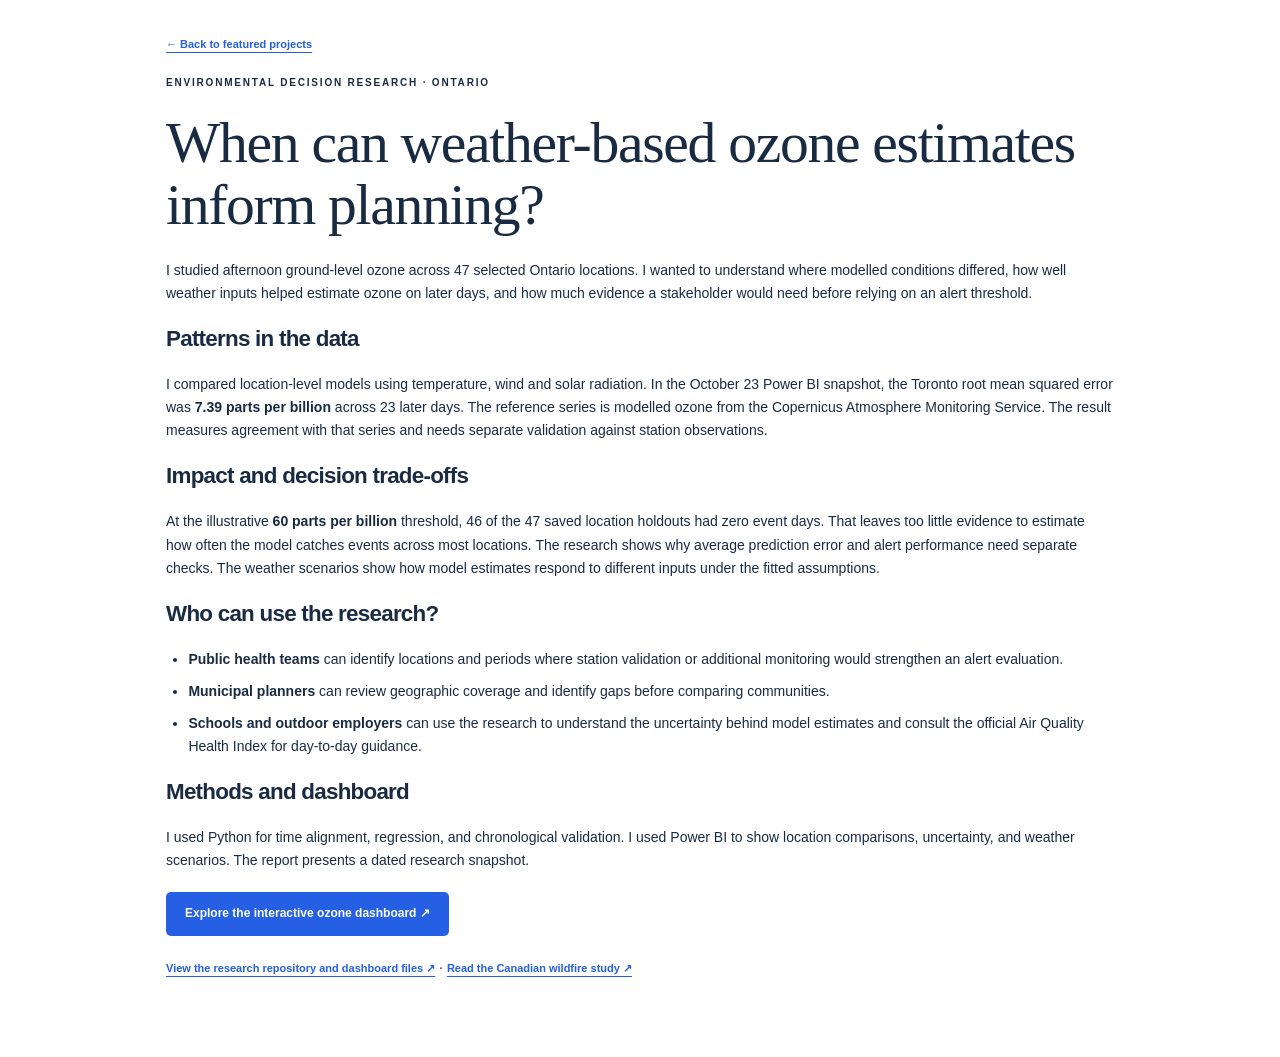
<file: air-quality-research/index.html>
<!doctype html>
<html lang="en-CA">
<head>
<meta charset="utf-8">
<meta name="viewport" content="width=device-width, initial-scale=1">
<meta name="description" content="Research on afternoon ozone across 47 Ontario locations and how its uncertainty affects planning decisions.">
<title>Ontario Air Quality Decision Research</title>
  <meta property="og:type" content="article">
  <meta property="og:url" content="https://mamkon.github.io/air-quality-research/">
  <meta property="og:title" content="Ontario Air Quality Decision Research">
  <meta property="og:description" content="Research on afternoon ozone across 47 Ontario locations and how its uncertainty affects planning decisions.">
  <meta property="og:image" content="https://mamkon.github.io/air-quality-research/og-preview.png">
  <meta property="og:image:width" content="1200">
  <meta property="og:image:height" content="627">
  <meta name="twitter:card" content="summary_large_image">
<link rel="stylesheet" href="../styles.css">
<style>
  .research { max-width: 980px; margin: 0 auto; padding: 2rem 1rem 4rem; }
  .research > * + * { margin-top: 1.25rem; }
  .research h1 { font-size: clamp(2rem, 5vw, 3.6rem); line-height: 1.08; }
  .research h2 { font-size: 1.4rem; }
  .research ul { padding-left: 1.4rem; }
  .research li + li { margin-top: .55rem; }
</style>
</head>
<body>
<main class="research">
  <nav aria-label="Portfolio"><a class="text-link" href="../#projects">← Back to featured projects</a></nav>
  <p class="eyebrow">Environmental decision research · Ontario</p>
  <h1>When can weather-based ozone estimates inform planning?</h1>
  <p>I studied afternoon ground-level ozone across 47 selected Ontario locations. I wanted to understand where modelled conditions differed, how well weather inputs helped estimate ozone on later days, and how much evidence a stakeholder would need before relying on an alert threshold.</p>

  <h2>Patterns in the data</h2>
  <p>I compared location-level models using temperature, wind and solar radiation. In the October 23 Power BI snapshot, the Toronto root mean squared error was <strong>7.39 parts per billion</strong> across 23 later days. The reference series is modelled ozone from the Copernicus Atmosphere Monitoring Service. The result measures agreement with that series and needs separate validation against station observations.</p>

  <h2>Impact and decision trade-offs</h2>
  <p>At the illustrative <strong>60 parts per billion</strong> threshold, 46 of the 47 saved location holdouts had zero event days. That leaves too little evidence to estimate how often the model catches events across most locations. The research shows why average prediction error and alert performance need separate checks. The weather scenarios show how model estimates respond to different inputs under the fitted assumptions.</p>

  <h2>Who can use the research?</h2>
  <ul>
    <li><strong>Public health teams</strong> can identify locations and periods where station validation or additional monitoring would strengthen an alert evaluation.</li>
    <li><strong>Municipal planners</strong> can review geographic coverage and identify gaps before comparing communities.</li>
    <li><strong>Schools and outdoor employers</strong> can use the research to understand the uncertainty behind model estimates and consult the official Air Quality Health Index for day-to-day guidance.</li>
  </ul>

  <h2>Methods and dashboard</h2>
  <p>I used Python for time alignment, regression, and chronological validation. I used Power BI to show location comparisons, uncertainty, and weather scenarios. The report presents a dated research snapshot.</p>
  <p><a class="button" href="dashboard/">Explore the interactive ozone dashboard ↗</a></p>
  <p><a class="text-link" href="https://github.com/mamkon/air-quality-analysis-research-analysis">View the research repository and dashboard files ↗</a> · <a class="text-link" href="../wildfire-triage/">Read the Canadian wildfire study ↗</a></p>
</main>
</body>
</html>
</file>
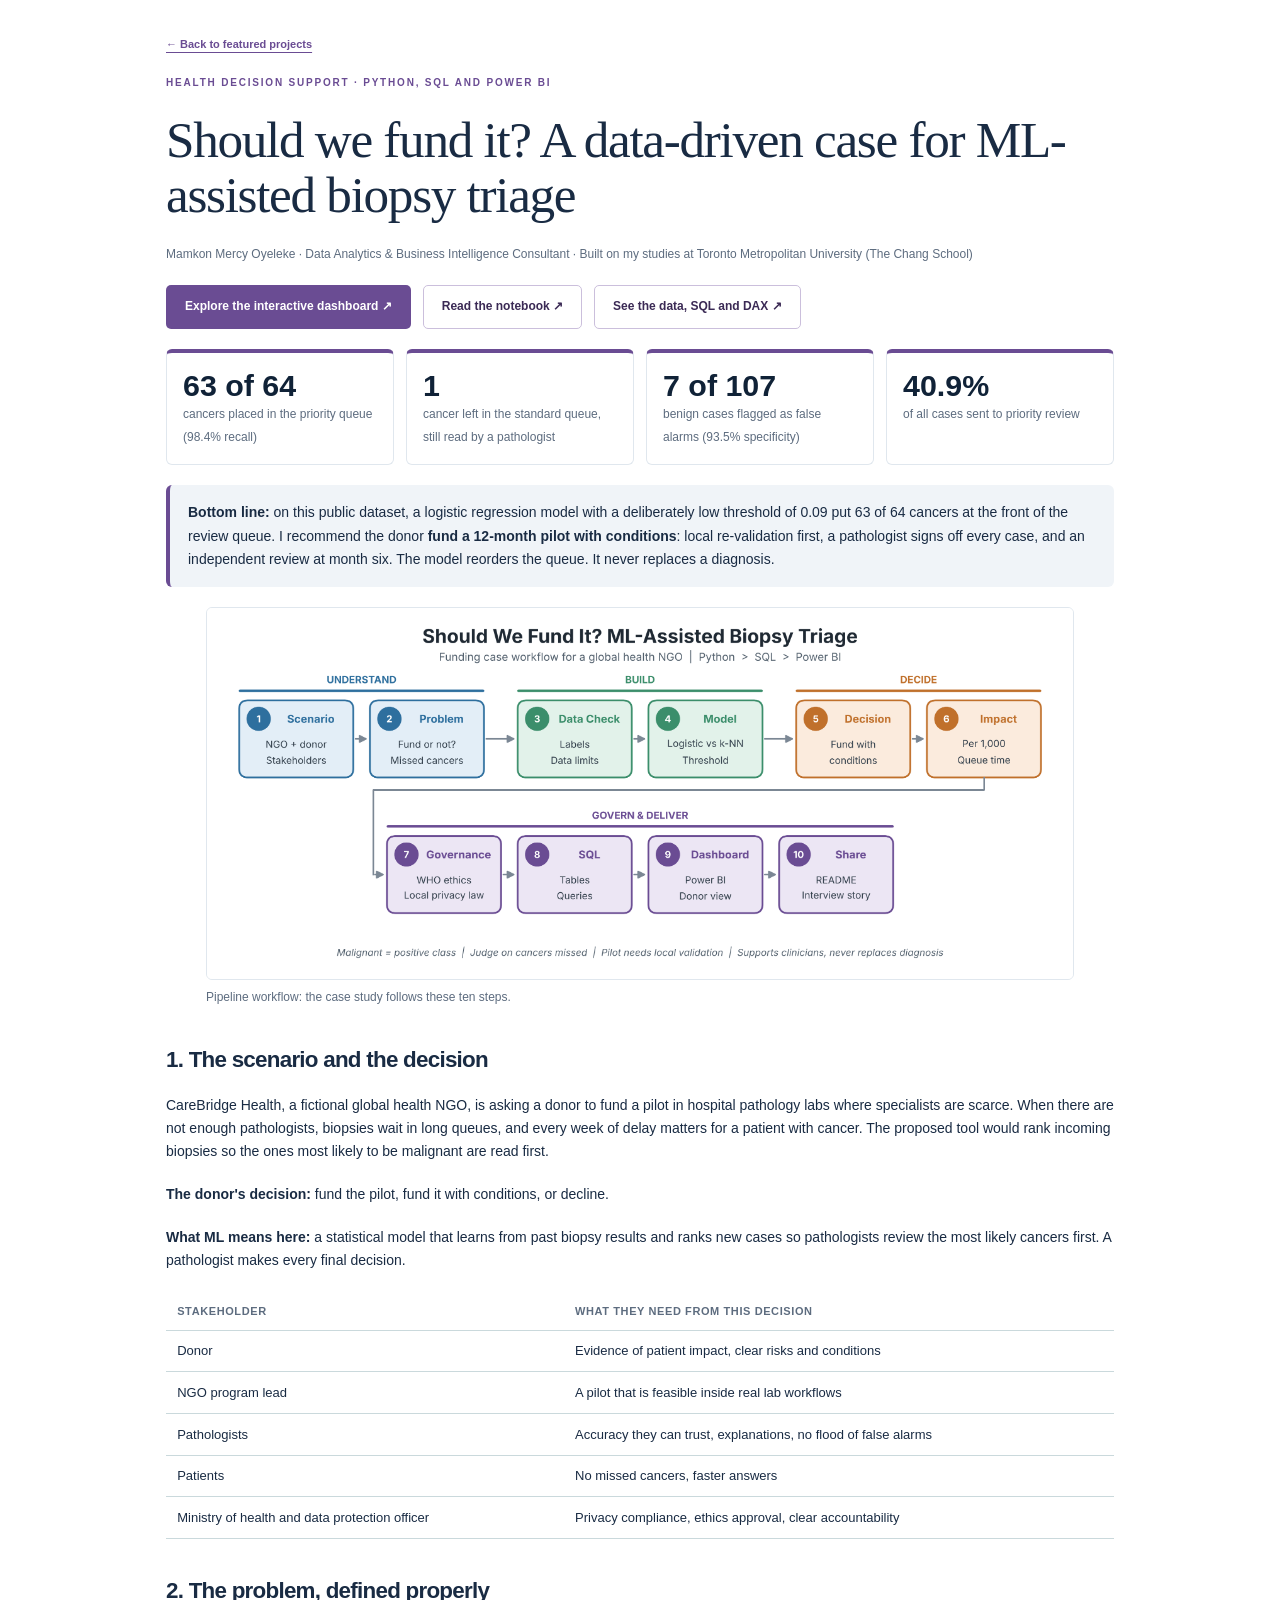
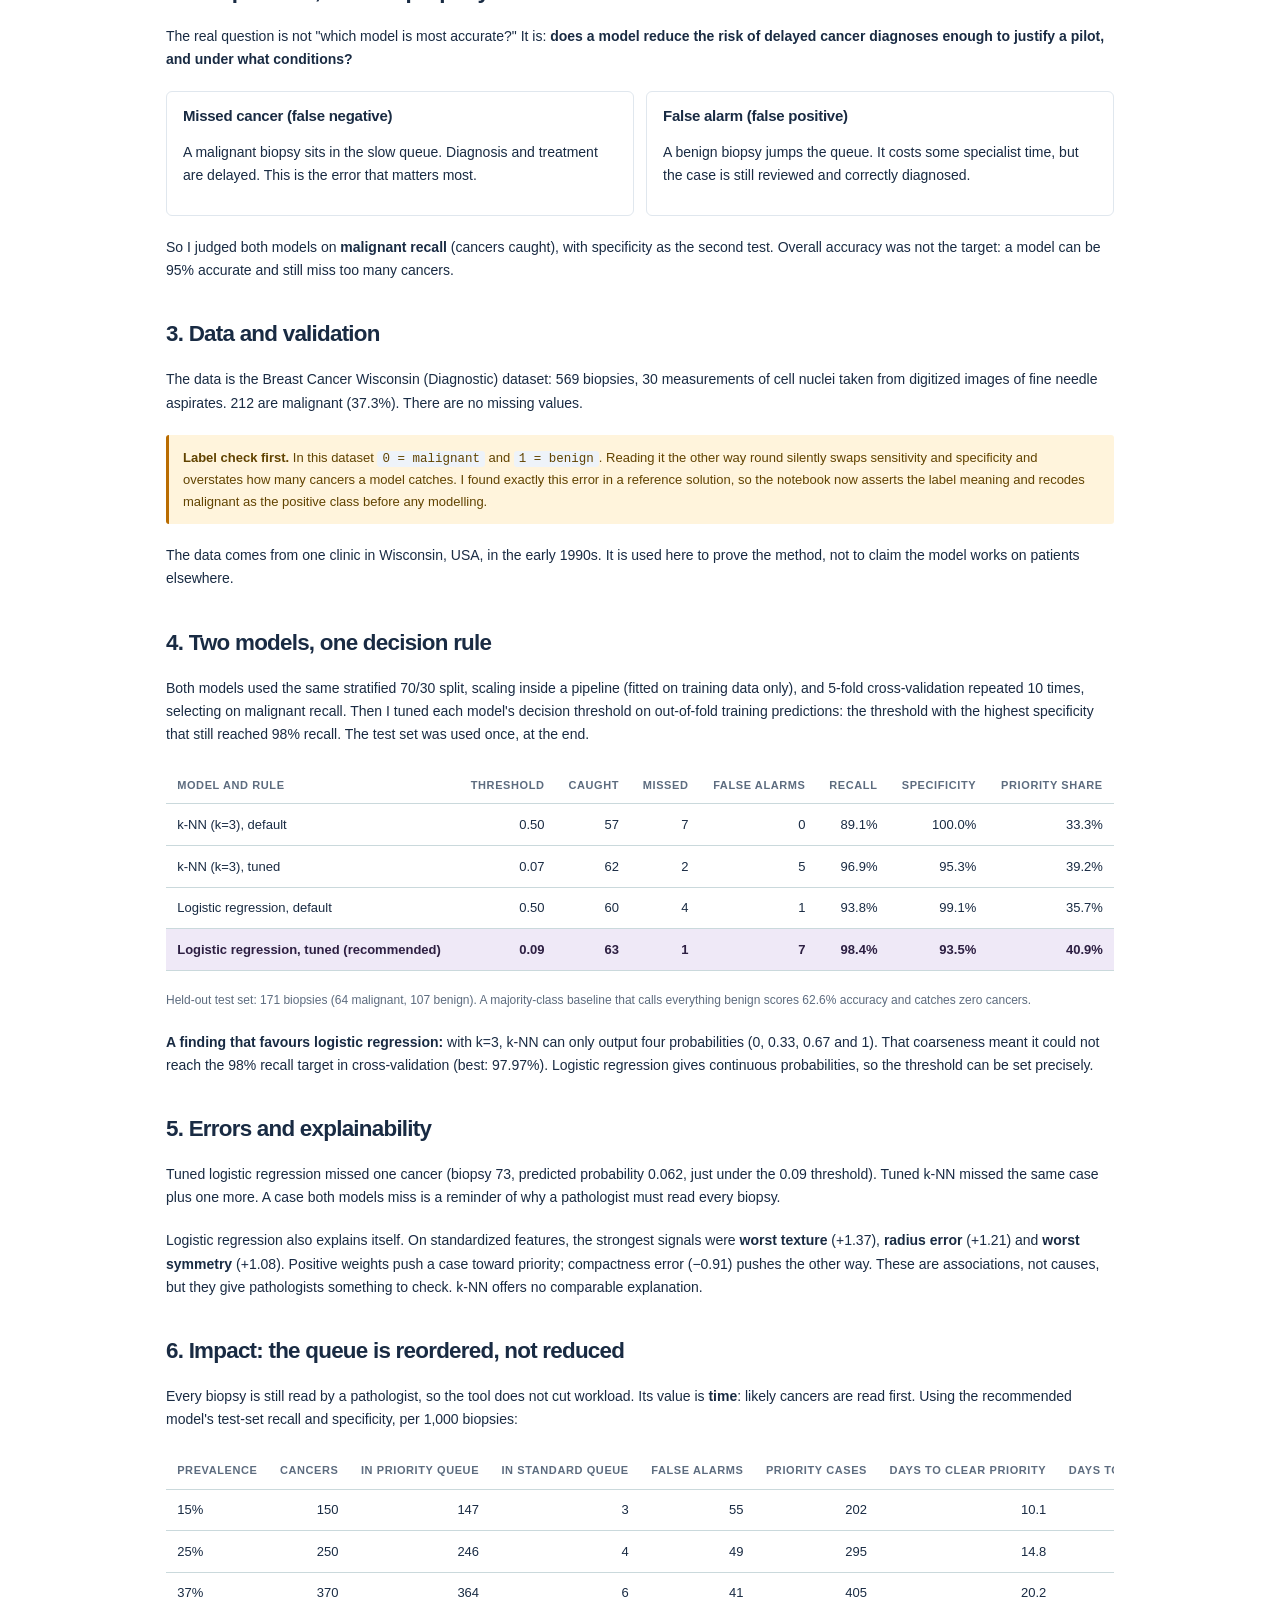
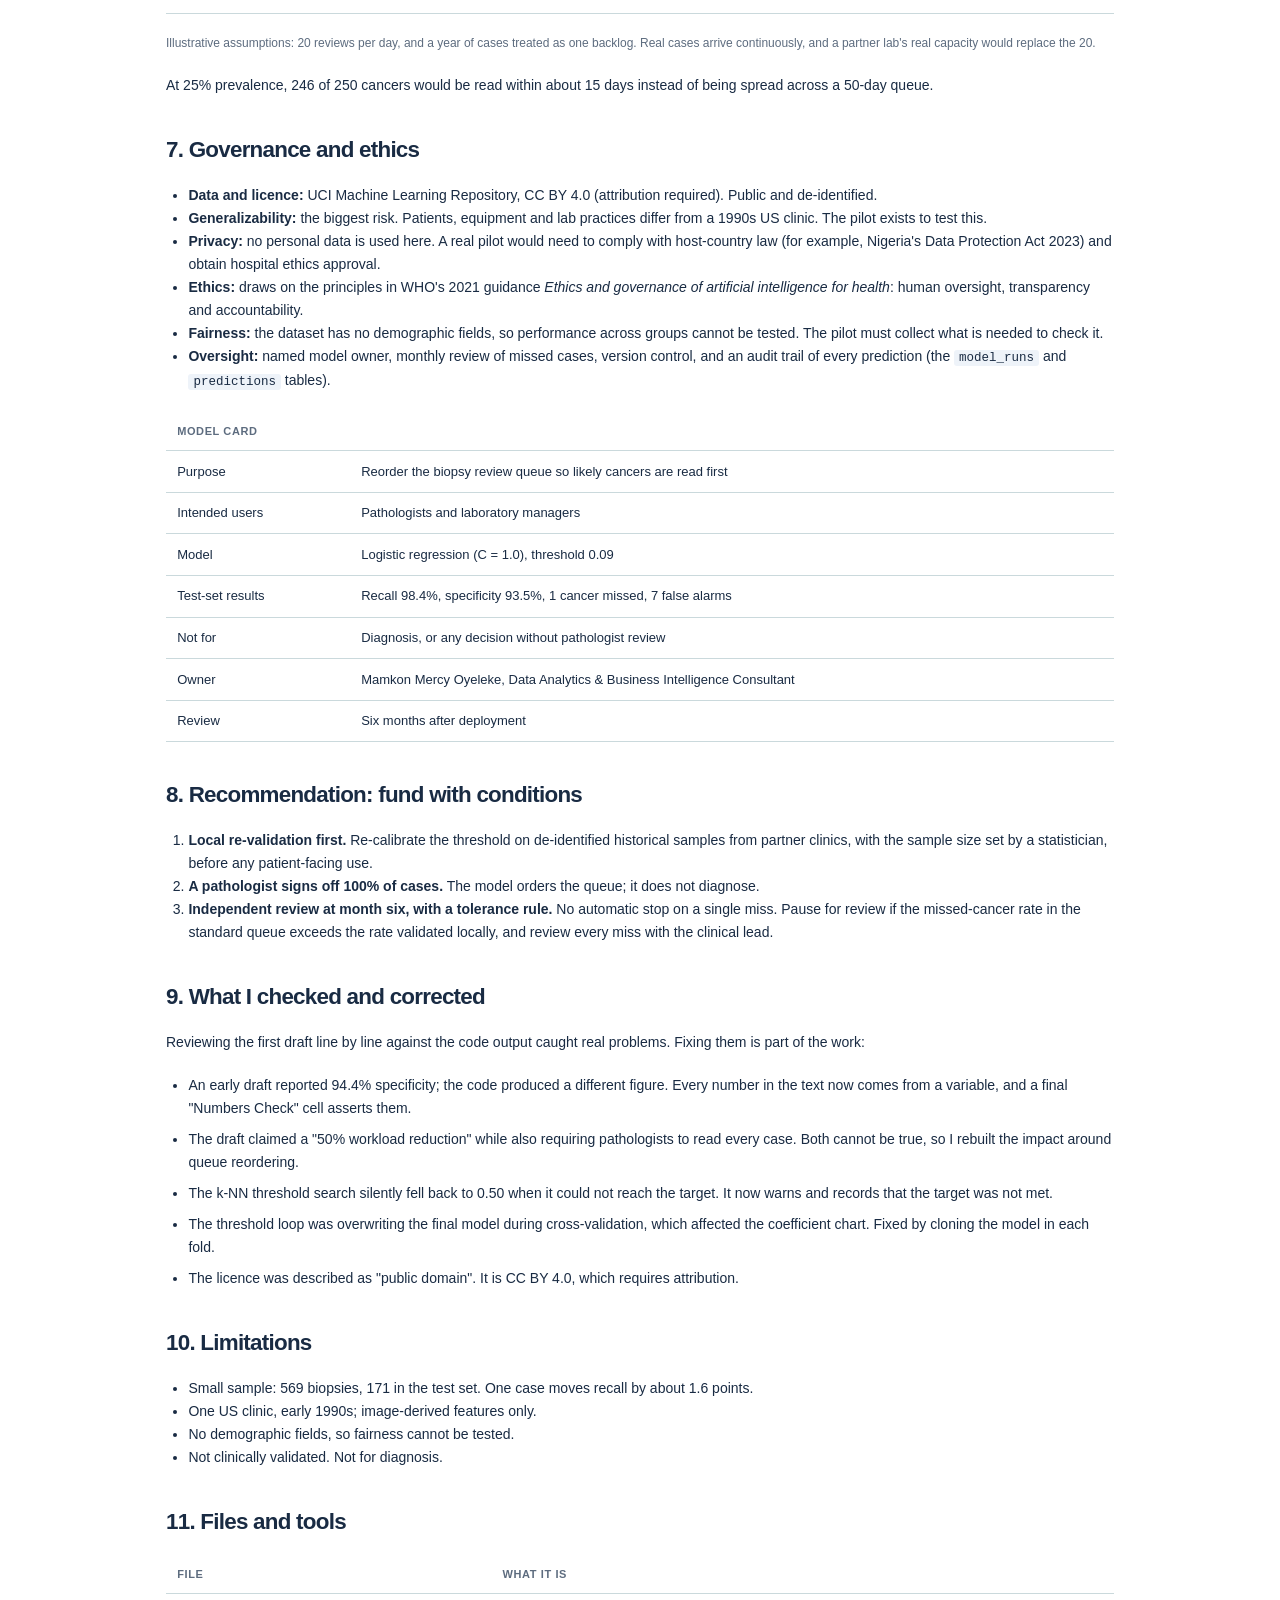
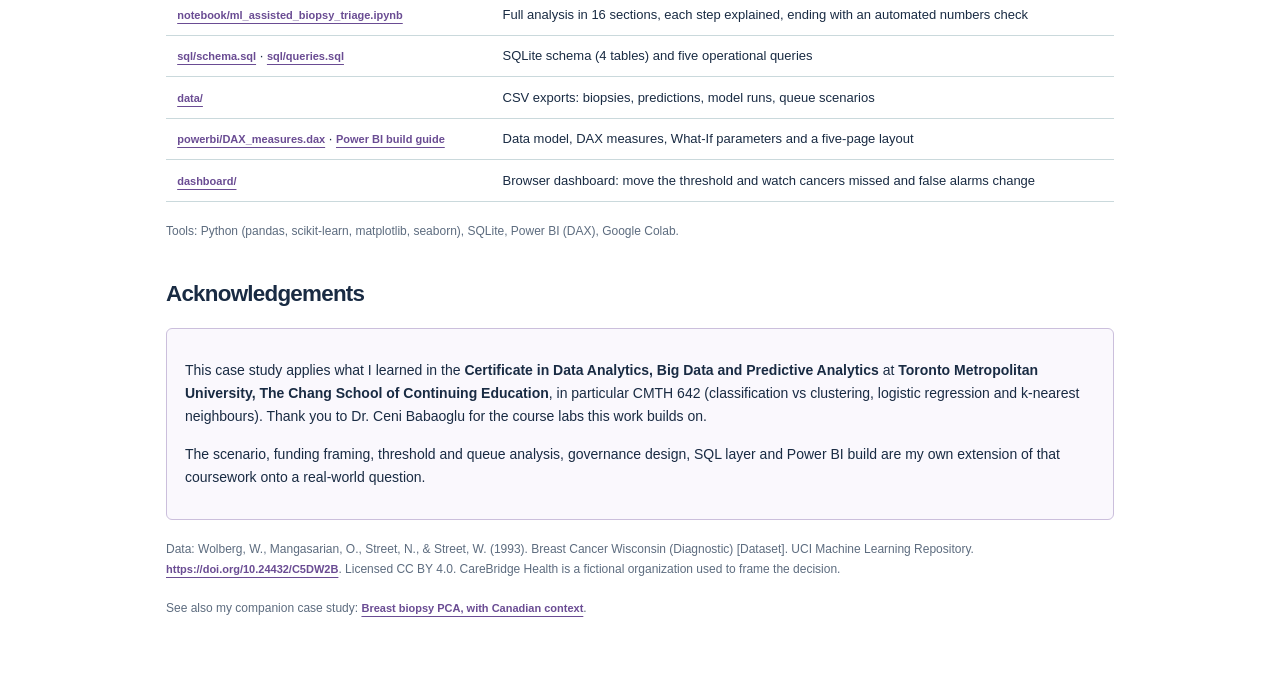
<file: biopsy-triage/index.html>
<!doctype html>
<html lang="en-CA">
<head>
<meta charset="utf-8">
<meta name="viewport" content="width=device-width, initial-scale=1">
<link rel="icon" href="data:,">
<meta name="description" content="A funding case study for ML-assisted biopsy triage: logistic regression vs k-NN, threshold tuning for cancer recall, queue impact, governance, SQL and Power BI.">
<title>Should We Fund It? ML-Assisted Biopsy Triage | Portfolio Case Study</title>
  <meta property="og:type" content="article">
  <meta property="og:url" content="https://mamkon.github.io/biopsy-triage/">
  <meta property="og:title" content="Should We Fund It? ML-Assisted Biopsy Triage | Portfolio Case Study">
  <meta property="og:description" content="A funding case study for ML-assisted biopsy triage: logistic regression vs k-NN, threshold tuning for cancer recall, queue impact, governance, SQL and Power BI.">
  <meta property="og:image" content="https://mamkon.github.io/biopsy-triage/og-preview.png">
  <meta property="og:image:width" content="1200">
  <meta property="og:image:height" content="627">
  <meta property="og:image:alt" content="Should We Fund It? ML-Assisted Biopsy Triage | Portfolio Case Study">
  <meta name="twitter:card" content="summary_large_image">
<link rel="stylesheet" href="../styles.css">
<style>
  .bt { max-width: 980px; margin: 0 auto; padding: 2rem 1rem 4rem; }
  .bt > * + * { margin-top: 1.25rem; }
  .bt h1 { font-size: clamp(2rem, 5vw, 3.2rem); line-height: 1.08; }
  .bt h2 { font-size: 1.4rem; margin-top: 2.4rem; }
  .bt h3 { margin-top: 1.4rem; }
  .bt ul, .bt ol { padding-left: 1.4rem; }
  .bt img { display: block; max-width: 100%; height: auto; border: 1px solid #e0e7ee; border-radius: 6px; }
  .bt figcaption { font-size: 12px; color: #5d6c7f; margin-top: .5rem; }
  .bt .eyebrow { color: #6a4c93; }
  .bt .meta { font-size: 12px; color: #5d6c7f; }
  .bt .button { background: #6a4c93; }
  .bt .button:hover { background: #523a75; }
  .bt .button.light { background: #fff; color: #3b2a55; border-color: #cbbfdc; }
  .bt .text-link { color: #6a4c93; }
  .bt .kpis { display: grid; grid-template-columns: repeat(auto-fit, minmax(190px, 1fr)); gap: 12px; }
  .bt .kpi { border: 1px solid #e0e7ee; border-top: 4px solid #6a4c93; border-radius: 6px; padding: 16px; }
  .bt .kpi strong { display: block; font-size: 1.9rem; line-height: 1.1; color: #102237; }
  .bt .kpi span { font-size: 12px; color: #5d6c7f; }
  .bt .bottom-line { padding: 16px 18px; background: #f0f4f8; border-left: 4px solid #6a4c93; border-radius: 6px; }
  .bt .notice { padding: 12px 14px; background: #fff4dc; border-left: 3px solid #b96c00; border-radius: 3px; color: #614300; font-size: 13px; }
  .bt .table-wrap { overflow-x: auto; }
  .bt table { border-collapse: collapse; width: 100%; font-size: 13px; }
  .bt th, .bt td { padding: .6rem .7rem; text-align: left; border-bottom: 1px solid #cad9dc; vertical-align: top; }
  .bt th { font-size: 11px; text-transform: uppercase; letter-spacing: .6px; color: #5d6c7f; }
  .bt td.num, .bt th.num { text-align: right; white-space: nowrap; }
  .bt tr.recommended { background: #efe9f7; color: #2d1f42; font-weight: 600; }
  .bt .two { display: grid; grid-template-columns: 1fr 1fr; gap: 12px; }
  .bt .two > div { border: 1px solid #e0e7ee; border-radius: 6px; padding: 14px 16px; }
  .bt .two h3 { margin-top: 0; font-size: 15px; }
  .bt .checks li { margin-bottom: .5rem; }
  .bt .credit { padding: 16px 18px; border: 1px solid #cbbfdc; border-radius: 6px; background: #faf8fd; }
  .bt pre { background: #102237; color: #e6edf5; padding: 14px 16px; border-radius: 6px; overflow-x: auto; font-size: 12.5px; line-height: 1.55; }
  .bt code { font-family: ui-monospace, SFMono-Regular, Menlo, Consolas, monospace; }
  .bt p code, .bt td code, .bt li code { background: #eef3f9; padding: 1px 5px; border-radius: 3px; font-size: 12.5px; }
  @media (max-width: 760px) { .bt .two { grid-template-columns: 1fr; } }
</style>
</head>
<body>
<main class="bt">
  <nav aria-label="Portfolio"><a class="text-link" href="../#projects">← Back to featured projects</a></nav>

  <p class="eyebrow">Health decision support · Python, SQL and Power BI</p>
  <h1>Should we fund it? A data-driven case for ML-assisted biopsy triage</h1>
  <p class="meta">Mamkon Mercy Oyeleke · Data Analytics &amp; Business Intelligence Consultant · Built on my studies at Toronto Metropolitan University (The Chang School)</p>

  <div class="actions">
    <a class="button" href="dashboard/">Explore the interactive dashboard ↗</a>
    <a class="button light" href="https://github.com/mamkon/mamkon.github.io/blob/main/biopsy-triage/notebook/ml_assisted_biopsy_triage.ipynb">Read the notebook ↗</a>
    <a class="button light" href="https://github.com/mamkon/mamkon.github.io/tree/main/biopsy-triage">See the data, SQL and DAX ↗</a>
  </div>

  <div class="kpis" aria-label="Key results on the held-out test set">
    <div class="kpi"><strong>63 of 64</strong><span>cancers placed in the priority queue (98.4% recall)</span></div>
    <div class="kpi"><strong>1</strong><span>cancer left in the standard queue, still read by a pathologist</span></div>
    <div class="kpi"><strong>7 of 107</strong><span>benign cases flagged as false alarms (93.5% specificity)</span></div>
    <div class="kpi"><strong>40.9%</strong><span>of all cases sent to priority review</span></div>
  </div>

  <p class="bottom-line"><strong>Bottom line:</strong> on this public dataset, a logistic regression model with a deliberately low threshold of 0.09 put 63 of 64 cancers at the front of the review queue. I recommend the donor <strong>fund a 12-month pilot with conditions</strong>: local re-validation first, a pathologist signs off every case, and an independent review at month six. The model reorders the queue. It never replaces a diagnosis.</p>

  <figure>
    <img src="pipeline_workflow.png" alt="Ten-step workflow in four phases: Understand (scenario, problem), Build (data check, model), Decide (decision, impact), Govern and Deliver (governance, SQL, dashboard, share)." width="2752" height="1179" loading="lazy">
    <figcaption>Pipeline workflow: the case study follows these ten steps.</figcaption>
  </figure>

  <h2>1. The scenario and the decision</h2>
  <p>CareBridge Health, a fictional global health NGO, is asking a donor to fund a pilot in hospital pathology labs where specialists are scarce. When there are not enough pathologists, biopsies wait in long queues, and every week of delay matters for a patient with cancer. The proposed tool would rank incoming biopsies so the ones most likely to be malignant are read first.</p>
  <p><strong>The donor's decision:</strong> fund the pilot, fund it with conditions, or decline.</p>
  <p><strong>What ML means here:</strong> a statistical model that learns from past biopsy results and ranks new cases so pathologists review the most likely cancers first. A pathologist makes every final decision.</p>
  <div class="table-wrap"><table>
    <thead><tr><th>Stakeholder</th><th>What they need from this decision</th></tr></thead>
    <tbody>
      <tr><td>Donor</td><td>Evidence of patient impact, clear risks and conditions</td></tr>
      <tr><td>NGO program lead</td><td>A pilot that is feasible inside real lab workflows</td></tr>
      <tr><td>Pathologists</td><td>Accuracy they can trust, explanations, no flood of false alarms</td></tr>
      <tr><td>Patients</td><td>No missed cancers, faster answers</td></tr>
      <tr><td>Ministry of health and data protection officer</td><td>Privacy compliance, ethics approval, clear accountability</td></tr>
    </tbody>
  </table></div>

  <h2>2. The problem, defined properly</h2>
  <p>The real question is not "which model is most accurate?" It is: <strong>does a model reduce the risk of delayed cancer diagnoses enough to justify a pilot, and under what conditions?</strong></p>
  <div class="two">
    <div><h3>Missed cancer (false negative)</h3><p>A malignant biopsy sits in the slow queue. Diagnosis and treatment are delayed. This is the error that matters most.</p></div>
    <div><h3>False alarm (false positive)</h3><p>A benign biopsy jumps the queue. It costs some specialist time, but the case is still reviewed and correctly diagnosed.</p></div>
  </div>
  <p>So I judged both models on <strong>malignant recall</strong> (cancers caught), with specificity as the second test. Overall accuracy was not the target: a model can be 95% accurate and still miss too many cancers.</p>

  <h2>3. Data and validation</h2>
  <p>The data is the Breast Cancer Wisconsin (Diagnostic) dataset: 569 biopsies, 30 measurements of cell nuclei taken from digitized images of fine needle aspirates. 212 are malignant (37.3%). There are no missing values.</p>
  <p class="notice"><strong>Label check first.</strong> In this dataset <code>0 = malignant</code> and <code>1 = benign</code>. Reading it the other way round silently swaps sensitivity and specificity and overstates how many cancers a model catches. I found exactly this error in a reference solution, so the notebook now asserts the label meaning and recodes malignant as the positive class before any modelling.</p>
  <p>The data comes from one clinic in Wisconsin, USA, in the early 1990s. It is used here to prove the method, not to claim the model works on patients elsewhere.</p>

  <h2>4. Two models, one decision rule</h2>
  <p>Both models used the same stratified 70/30 split, scaling inside a pipeline (fitted on training data only), and 5-fold cross-validation repeated 10 times, selecting on malignant recall. Then I tuned each model's decision threshold on out-of-fold training predictions: the threshold with the highest specificity that still reached 98% recall. The test set was used once, at the end.</p>
  <div class="table-wrap"><table>
    <thead><tr><th>Model and rule</th><th class="num">Threshold</th><th class="num">Caught</th><th class="num">Missed</th><th class="num">False alarms</th><th class="num">Recall</th><th class="num">Specificity</th><th class="num">Priority share</th></tr></thead>
    <tbody>
      <tr><td>k-NN (k=3), default</td><td class="num">0.50</td><td class="num">57</td><td class="num">7</td><td class="num">0</td><td class="num">89.1%</td><td class="num">100.0%</td><td class="num">33.3%</td></tr>
      <tr><td>k-NN (k=3), tuned</td><td class="num">0.07</td><td class="num">62</td><td class="num">2</td><td class="num">5</td><td class="num">96.9%</td><td class="num">95.3%</td><td class="num">39.2%</td></tr>
      <tr><td>Logistic regression, default</td><td class="num">0.50</td><td class="num">60</td><td class="num">4</td><td class="num">1</td><td class="num">93.8%</td><td class="num">99.1%</td><td class="num">35.7%</td></tr>
      <tr class="recommended"><td>Logistic regression, tuned (recommended)</td><td class="num">0.09</td><td class="num">63</td><td class="num">1</td><td class="num">7</td><td class="num">98.4%</td><td class="num">93.5%</td><td class="num">40.9%</td></tr>
    </tbody>
  </table></div>
  <p class="meta">Held-out test set: 171 biopsies (64 malignant, 107 benign). A majority-class baseline that calls everything benign scores 62.6% accuracy and catches zero cancers.</p>
  <p><strong>A finding that favours logistic regression:</strong> with k=3, k-NN can only output four probabilities (0, 0.33, 0.67 and 1). That coarseness meant it could not reach the 98% recall target in cross-validation (best: 97.97%). Logistic regression gives continuous probabilities, so the threshold can be set precisely.</p>

  <h2>5. Errors and explainability</h2>
  <p>Tuned logistic regression missed one cancer (biopsy 73, predicted probability 0.062, just under the 0.09 threshold). Tuned k-NN missed the same case plus one more. A case both models miss is a reminder of why a pathologist must read every biopsy.</p>
  <p>Logistic regression also explains itself. On standardized features, the strongest signals were <strong>worst texture</strong> (+1.37), <strong>radius error</strong> (+1.21) and <strong>worst symmetry</strong> (+1.08). Positive weights push a case toward priority; compactness error (−0.91) pushes the other way. These are associations, not causes, but they give pathologists something to check. k-NN offers no comparable explanation.</p>

  <h2>6. Impact: the queue is reordered, not reduced</h2>
  <p>Every biopsy is still read by a pathologist, so the tool does not cut workload. Its value is <strong>time</strong>: likely cancers are read first. Using the recommended model's test-set recall and specificity, per 1,000 biopsies:</p>
  <div class="table-wrap"><table>
    <thead><tr><th>Prevalence</th><th class="num">Cancers</th><th class="num">In priority queue</th><th class="num">In standard queue</th><th class="num">False alarms</th><th class="num">Priority cases</th><th class="num">Days to clear priority</th><th class="num">Days to clear all</th></tr></thead>
    <tbody>
      <tr><td>15%</td><td class="num">150</td><td class="num">147</td><td class="num">3</td><td class="num">55</td><td class="num">202</td><td class="num">10.1</td><td class="num">50.0</td></tr>
      <tr><td>25%</td><td class="num">250</td><td class="num">246</td><td class="num">4</td><td class="num">49</td><td class="num">295</td><td class="num">14.8</td><td class="num">50.0</td></tr>
      <tr><td>37%</td><td class="num">370</td><td class="num">364</td><td class="num">6</td><td class="num">41</td><td class="num">405</td><td class="num">20.2</td><td class="num">50.0</td></tr>
    </tbody>
  </table></div>
  <p class="meta">Illustrative assumptions: 20 reviews per day, and a year of cases treated as one backlog. Real cases arrive continuously, and a partner lab's real capacity would replace the 20.</p>
  <p>At 25% prevalence, 246 of 250 cancers would be read within about 15 days instead of being spread across a 50-day queue.</p>

  <h2>7. Governance and ethics</h2>
  <ul>
    <li><strong>Data and licence:</strong> UCI Machine Learning Repository, CC BY 4.0 (attribution required). Public and de-identified.</li>
    <li><strong>Generalizability:</strong> the biggest risk. Patients, equipment and lab practices differ from a 1990s US clinic. The pilot exists to test this.</li>
    <li><strong>Privacy:</strong> no personal data is used here. A real pilot would need to comply with host-country law (for example, Nigeria's Data Protection Act 2023) and obtain hospital ethics approval.</li>
    <li><strong>Ethics:</strong> draws on the principles in WHO's 2021 guidance <em>Ethics and governance of artificial intelligence for health</em>: human oversight, transparency and accountability.</li>
    <li><strong>Fairness:</strong> the dataset has no demographic fields, so performance across groups cannot be tested. The pilot must collect what is needed to check it.</li>
    <li><strong>Oversight:</strong> named model owner, monthly review of missed cases, version control, and an audit trail of every prediction (the <code>model_runs</code> and <code>predictions</code> tables).</li>
  </ul>
  <div class="table-wrap"><table>
    <thead><tr><th colspan="2">Model card</th></tr></thead>
    <tbody>
      <tr><td>Purpose</td><td>Reorder the biopsy review queue so likely cancers are read first</td></tr>
      <tr><td>Intended users</td><td>Pathologists and laboratory managers</td></tr>
      <tr><td>Model</td><td>Logistic regression (C = 1.0), threshold 0.09</td></tr>
      <tr><td>Test-set results</td><td>Recall 98.4%, specificity 93.5%, 1 cancer missed, 7 false alarms</td></tr>
      <tr><td>Not for</td><td>Diagnosis, or any decision without pathologist review</td></tr>
      <tr><td>Owner</td><td>Mamkon Mercy Oyeleke, Data Analytics &amp; Business Intelligence Consultant</td></tr>
      <tr><td>Review</td><td>Six months after deployment</td></tr>
    </tbody>
  </table></div>

  <h2>8. Recommendation: fund with conditions</h2>
  <ol>
    <li><strong>Local re-validation first.</strong> Re-calibrate the threshold on de-identified historical samples from partner clinics, with the sample size set by a statistician, before any patient-facing use.</li>
    <li><strong>A pathologist signs off 100% of cases.</strong> The model orders the queue; it does not diagnose.</li>
    <li><strong>Independent review at month six, with a tolerance rule.</strong> No automatic stop on a single miss. Pause for review if the missed-cancer rate in the standard queue exceeds the rate validated locally, and review every miss with the clinical lead.</li>
  </ol>

  <h2>9. What I checked and corrected</h2>
  <p>Reviewing the first draft line by line against the code output caught real problems. Fixing them is part of the work:</p>
  <ul class="checks">
    <li>An early draft reported 94.4% specificity; the code produced a different figure. Every number in the text now comes from a variable, and a final "Numbers Check" cell asserts them.</li>
    <li>The draft claimed a "50% workload reduction" while also requiring pathologists to read every case. Both cannot be true, so I rebuilt the impact around queue reordering.</li>
    <li>The k-NN threshold search silently fell back to 0.50 when it could not reach the target. It now warns and records that the target was not met.</li>
    <li>The threshold loop was overwriting the final model during cross-validation, which affected the coefficient chart. Fixed by cloning the model in each fold.</li>
    <li>The licence was described as "public domain". It is CC BY 4.0, which requires attribution.</li>
  </ul>

  <h2>10. Limitations</h2>
  <ul>
    <li>Small sample: 569 biopsies, 171 in the test set. One case moves recall by about 1.6 points.</li>
    <li>One US clinic, early 1990s; image-derived features only.</li>
    <li>No demographic fields, so fairness cannot be tested.</li>
    <li>Not clinically validated. Not for diagnosis.</li>
  </ul>

  <h2>11. Files and tools</h2>
  <div class="table-wrap"><table>
    <thead><tr><th>File</th><th>What it is</th></tr></thead>
    <tbody>
      <tr><td><a class="text-link" href="https://github.com/mamkon/mamkon.github.io/blob/main/biopsy-triage/notebook/ml_assisted_biopsy_triage.ipynb">notebook/ml_assisted_biopsy_triage.ipynb</a></td><td>Full analysis in 16 sections, each step explained, ending with an automated numbers check</td></tr>
      <tr><td><a class="text-link" href="sql/schema.sql">sql/schema.sql</a> · <a class="text-link" href="sql/queries.sql">sql/queries.sql</a></td><td>SQLite schema (4 tables) and five operational queries</td></tr>
      <tr><td><a class="text-link" href="https://github.com/mamkon/mamkon.github.io/tree/main/biopsy-triage/data">data/</a></td><td>CSV exports: biopsies, predictions, model runs, queue scenarios</td></tr>
      <tr><td><a class="text-link" href="powerbi/DAX_measures.dax">powerbi/DAX_measures.dax</a> · <a class="text-link" href="https://github.com/mamkon/mamkon.github.io/blob/main/biopsy-triage/powerbi/README.md">Power BI build guide</a></td><td>Data model, DAX measures, What-If parameters and a five-page layout</td></tr>
      <tr><td><a class="text-link" href="dashboard/">dashboard/</a></td><td>Browser dashboard: move the threshold and watch cancers missed and false alarms change</td></tr>
    </tbody>
  </table></div>
  <p class="meta">Tools: Python (pandas, scikit-learn, matplotlib, seaborn), SQLite, Power BI (DAX), Google Colab.</p>

  <h2>Acknowledgements</h2>
  <div class="credit">
    <p>This case study applies what I learned in the <strong>Certificate in Data Analytics, Big Data and Predictive Analytics</strong> at <strong>Toronto Metropolitan University, The Chang School of Continuing Education</strong>, in particular CMTH 642 (classification vs clustering, logistic regression and k-nearest neighbours). Thank you to Dr. Ceni Babaoglu for the course labs this work builds on.</p>
    <p>The scenario, funding framing, threshold and queue analysis, governance design, SQL layer and Power BI build are my own extension of that coursework onto a real-world question.</p>
  </div>
  <p class="meta">Data: Wolberg, W., Mangasarian, O., Street, N., &amp; Street, W. (1993). Breast Cancer Wisconsin (Diagnostic) [Dataset]. UCI Machine Learning Repository. <a class="text-link" href="https://doi.org/10.24432/C5DW2B">https://doi.org/10.24432/C5DW2B</a>. Licensed CC BY 4.0. CareBridge Health is a fictional organization used to frame the decision.</p>
  <p class="meta">See also my companion case study: <a class="text-link" href="../breast-cancer-pca/">Breast biopsy PCA, with Canadian context</a>.</p>
</main>
</body>
</html>
</file>
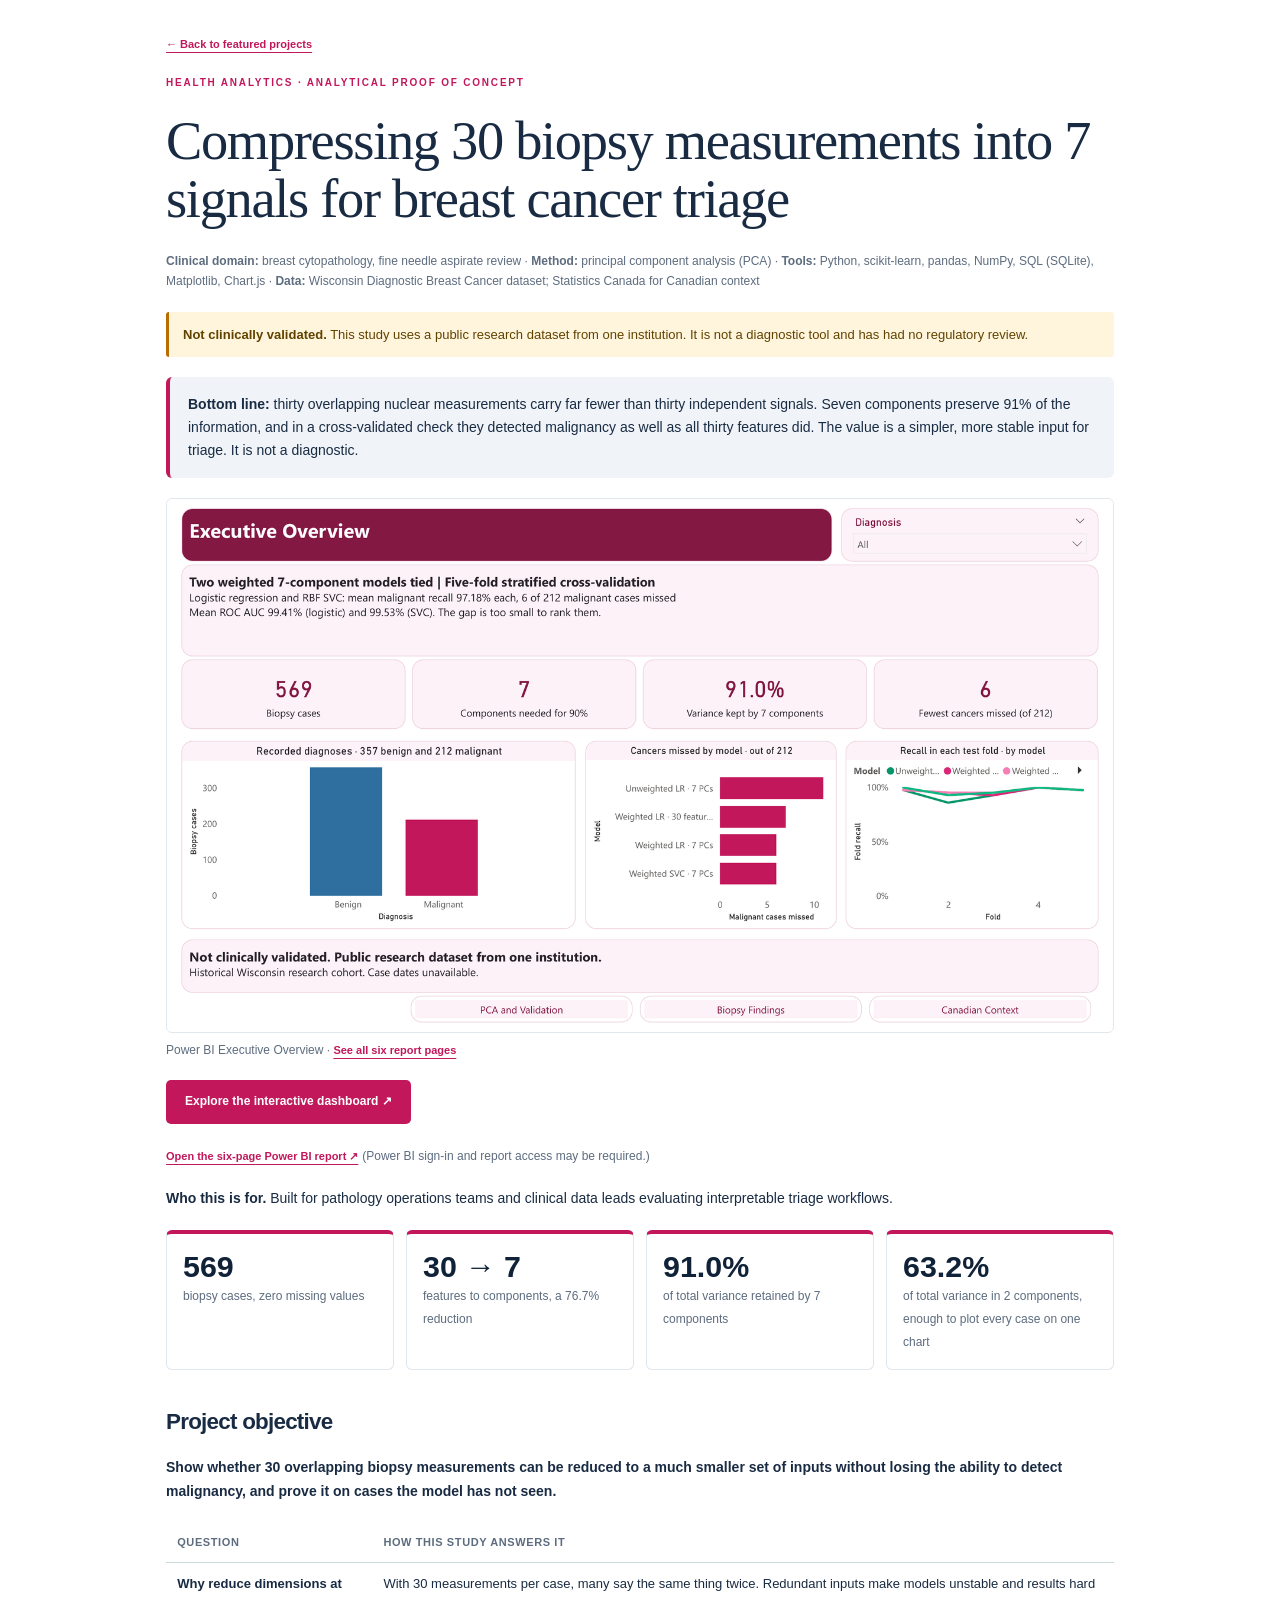
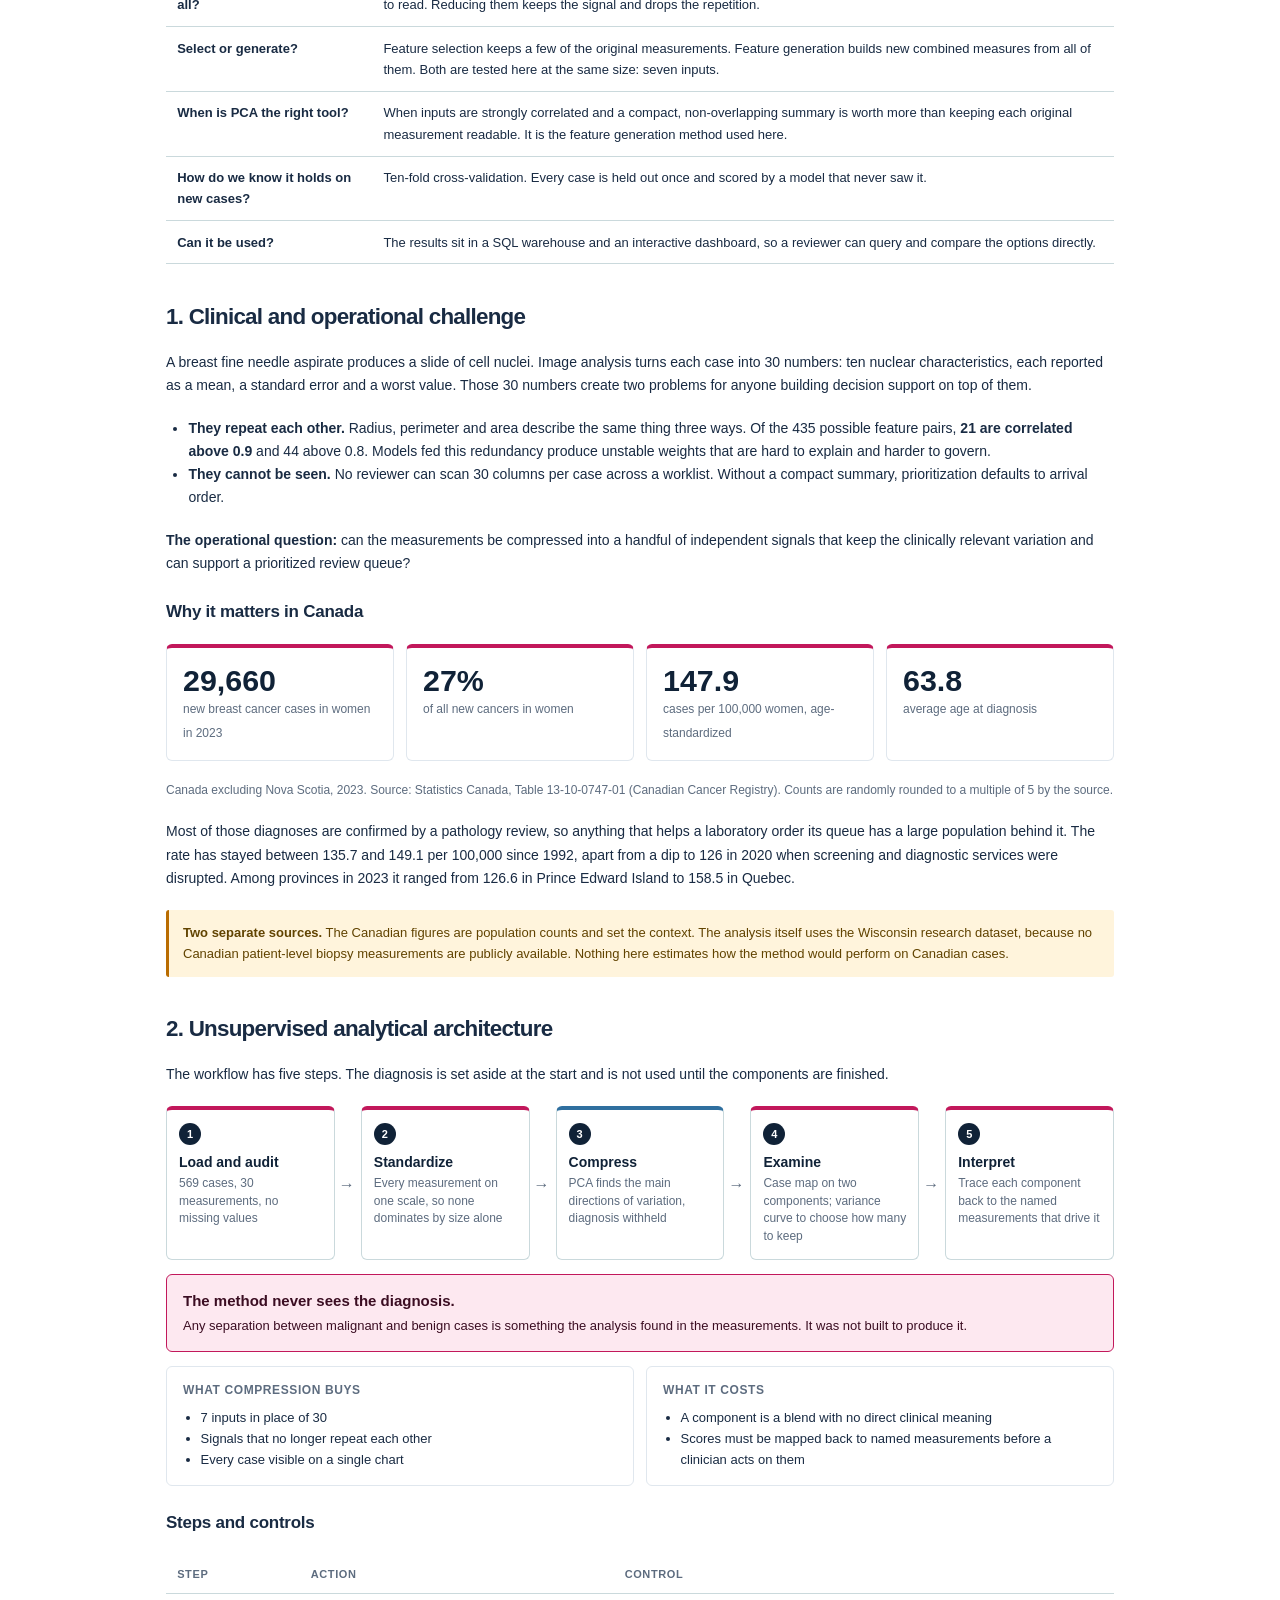
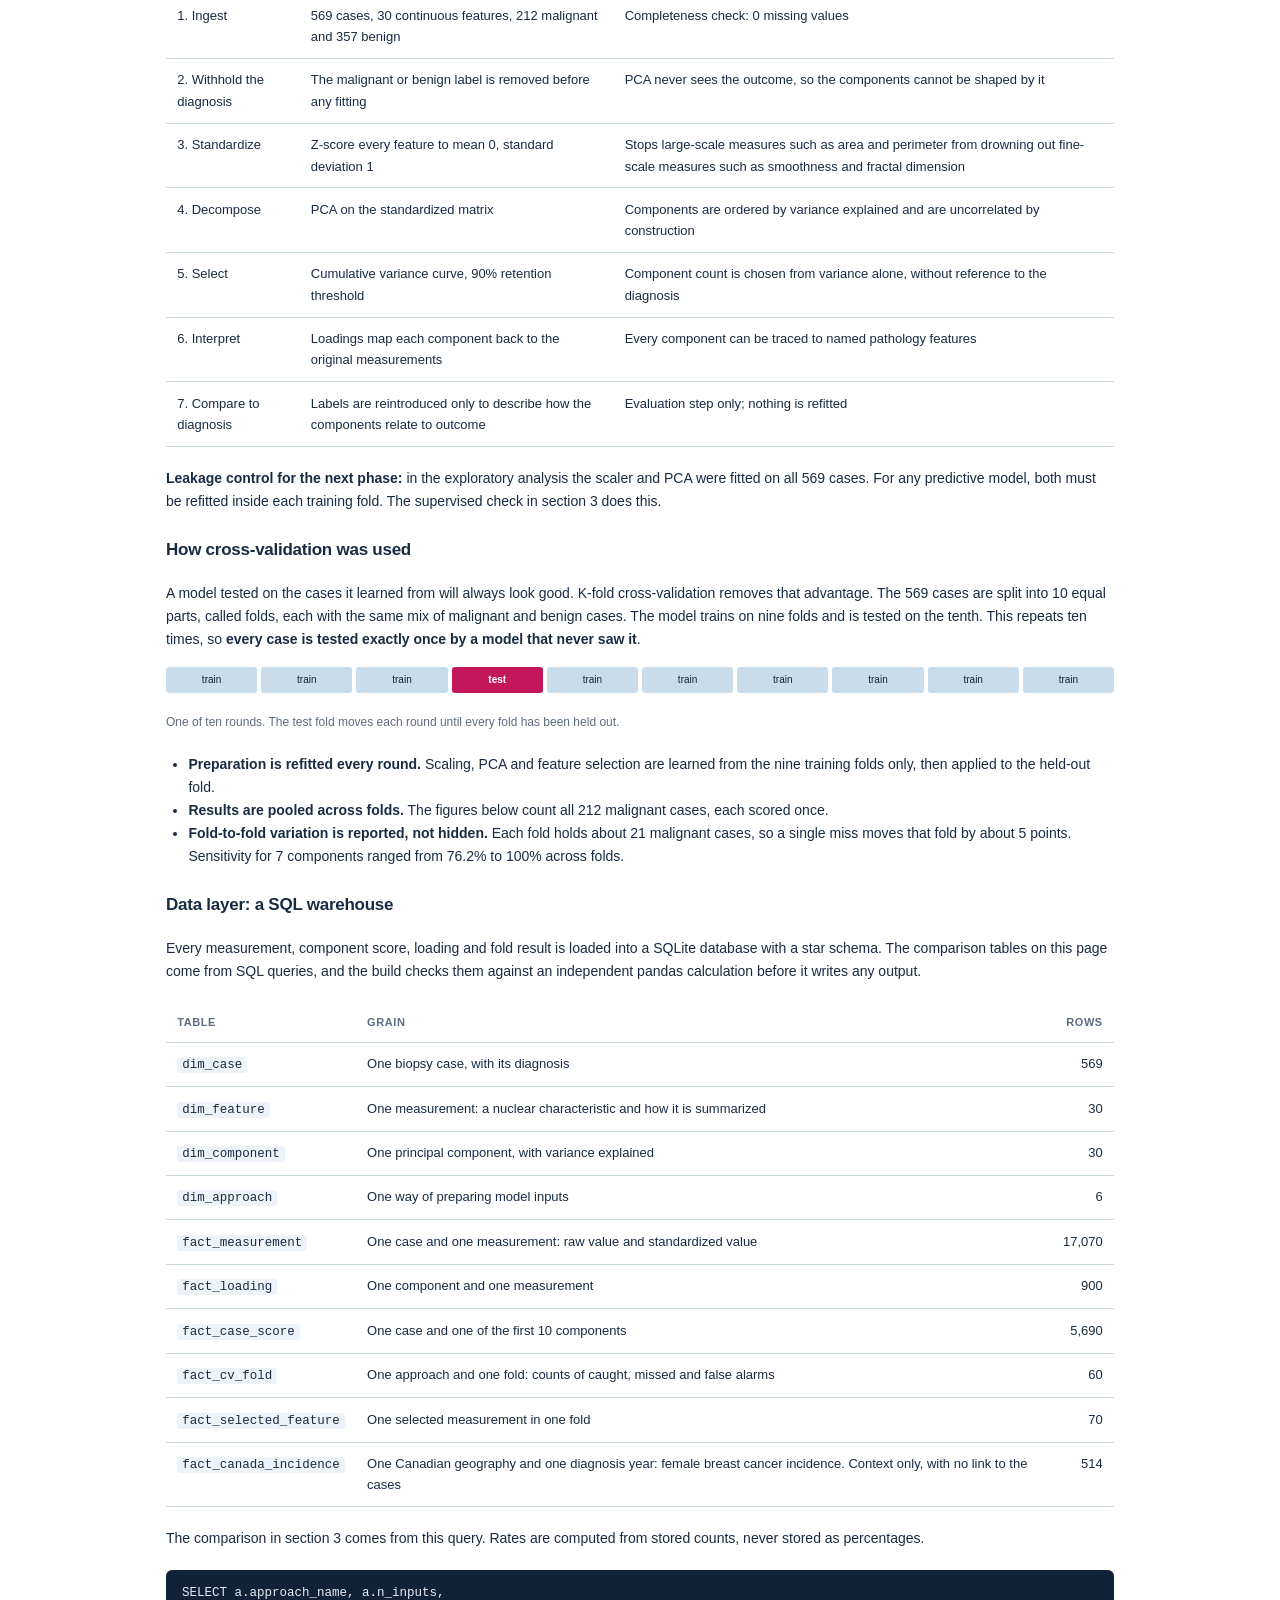
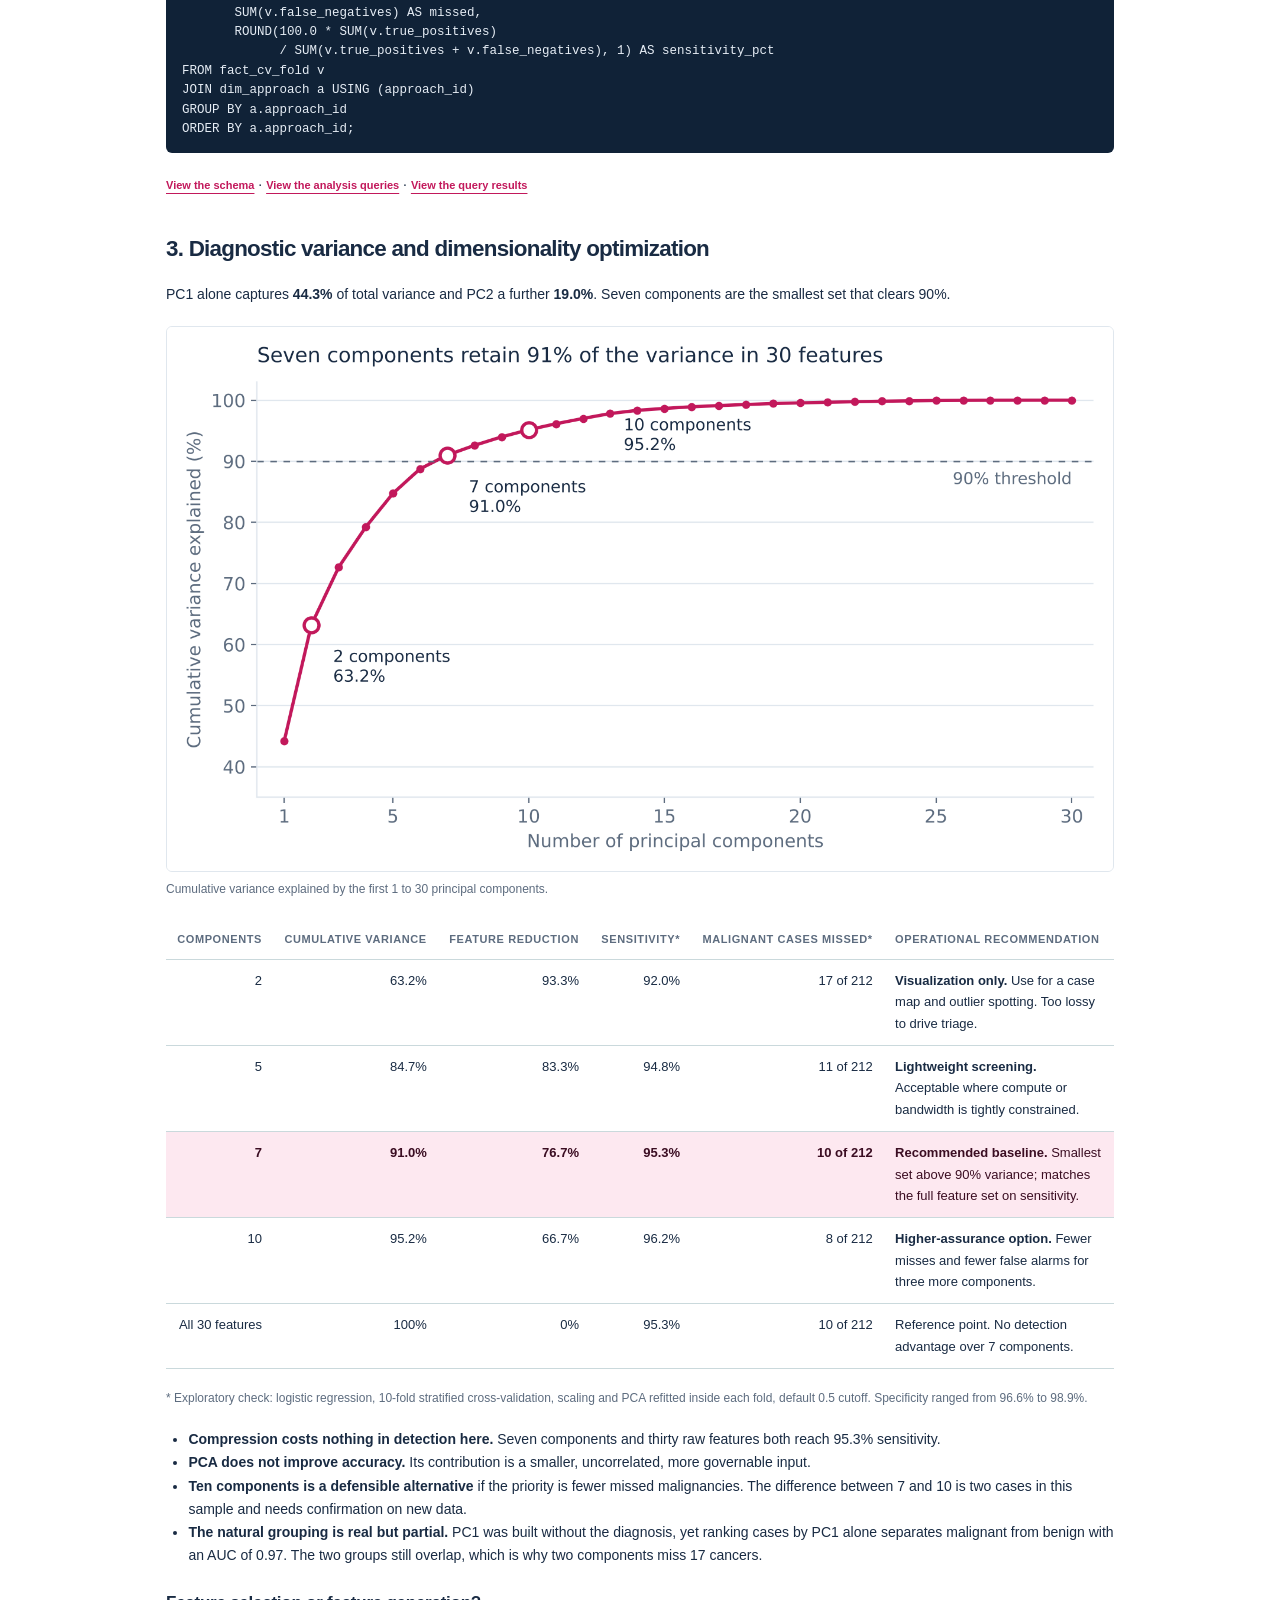
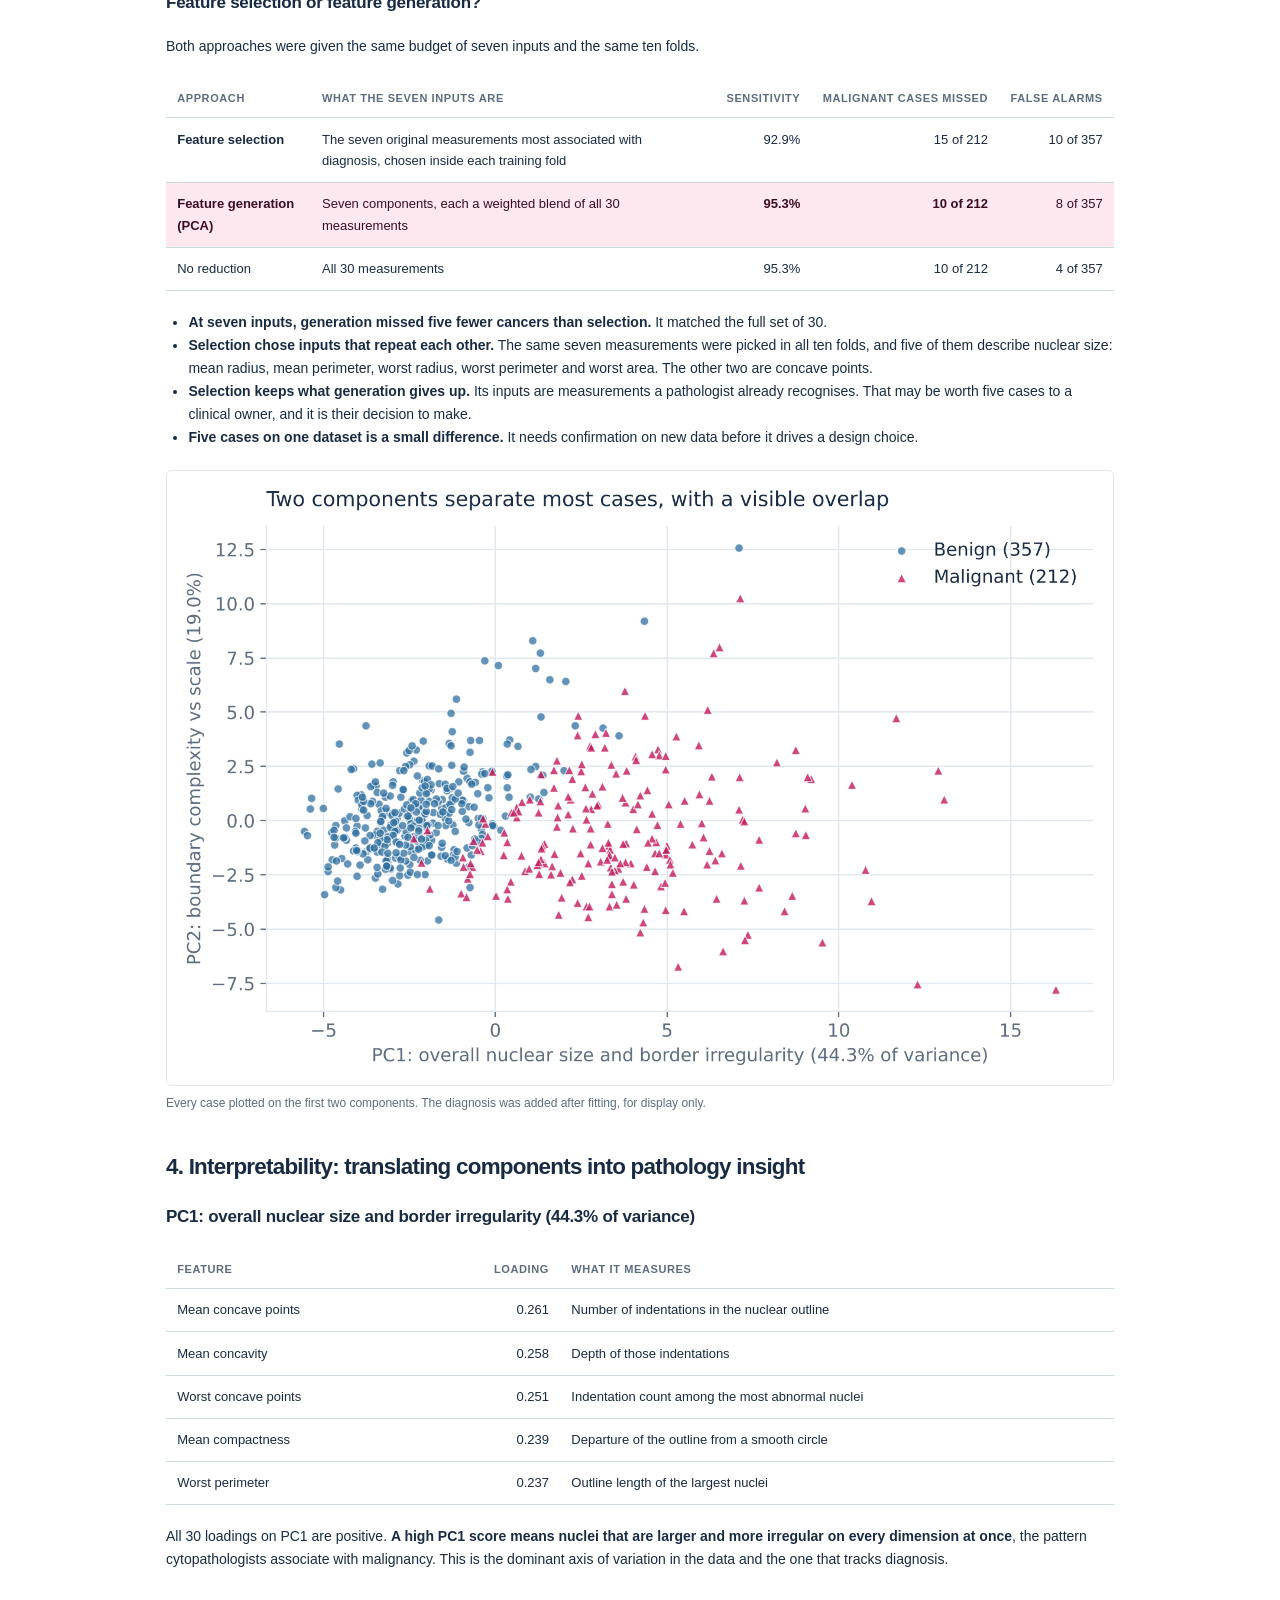
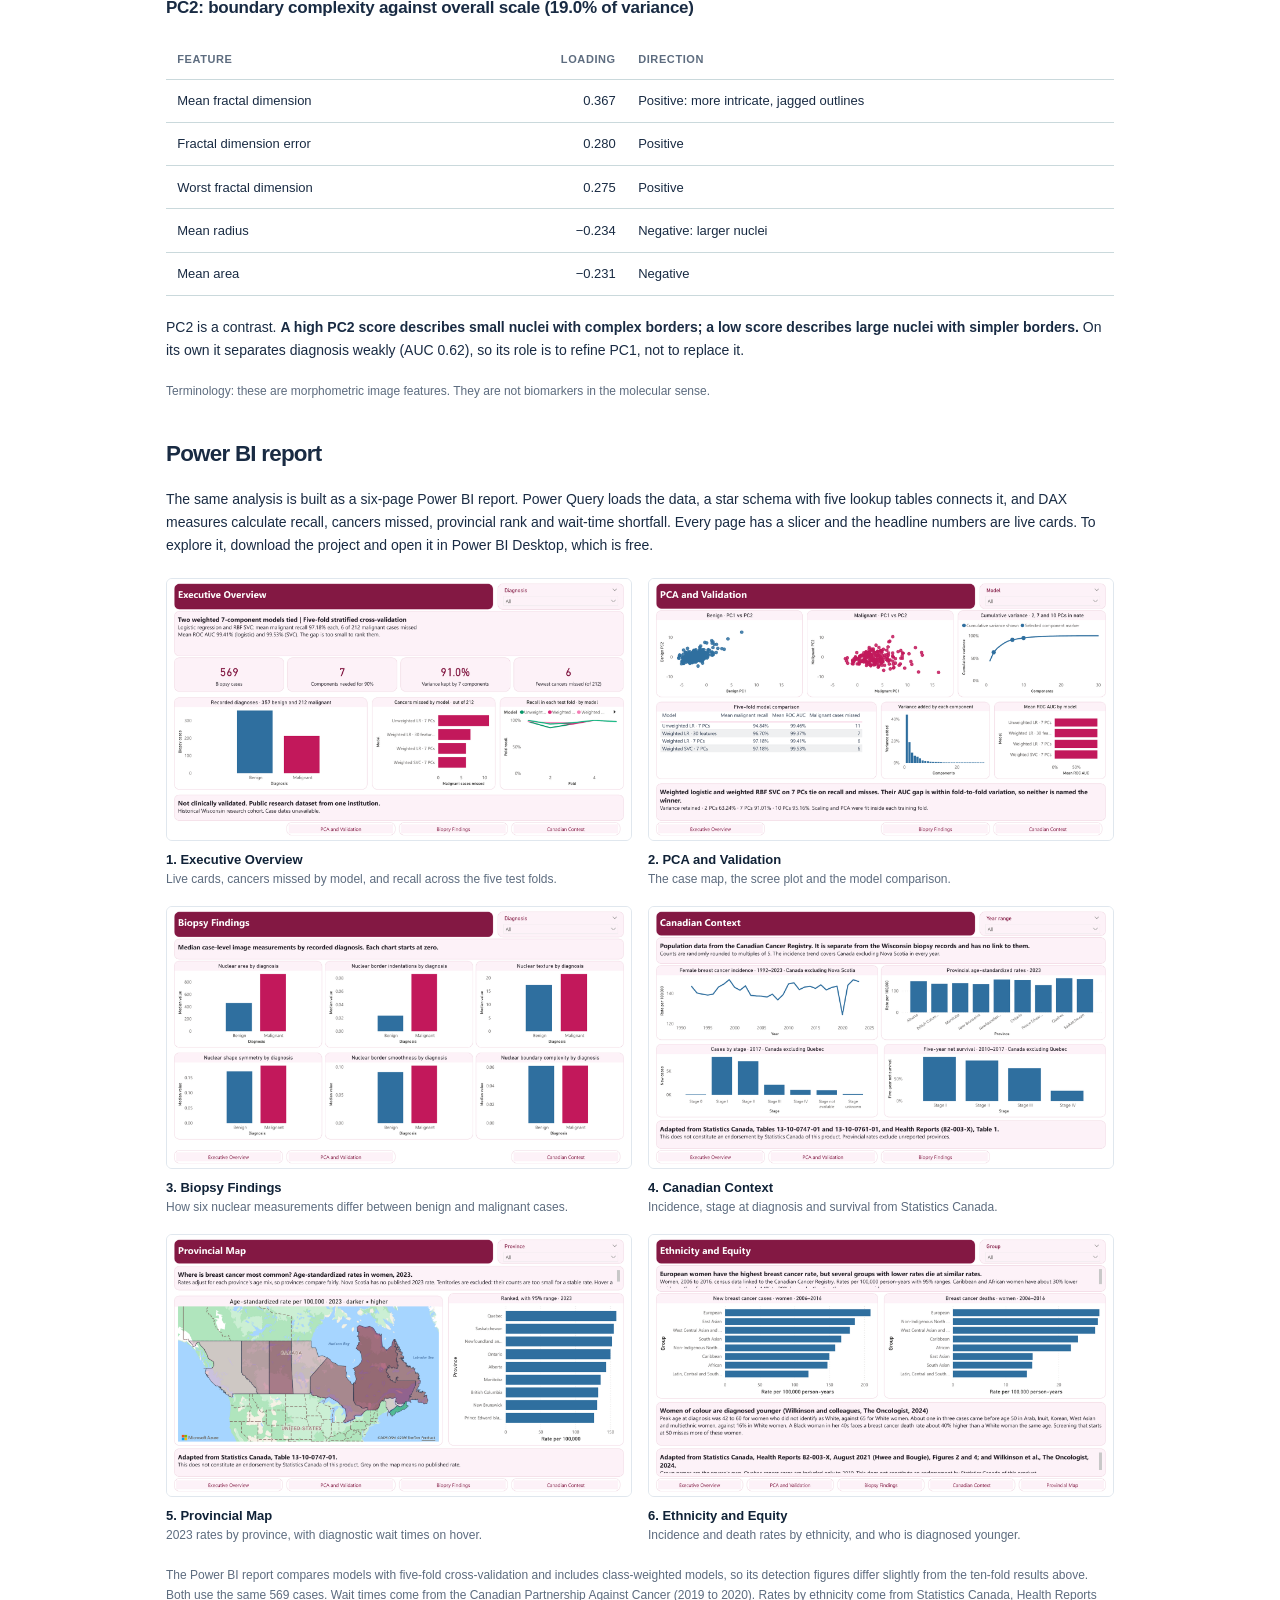
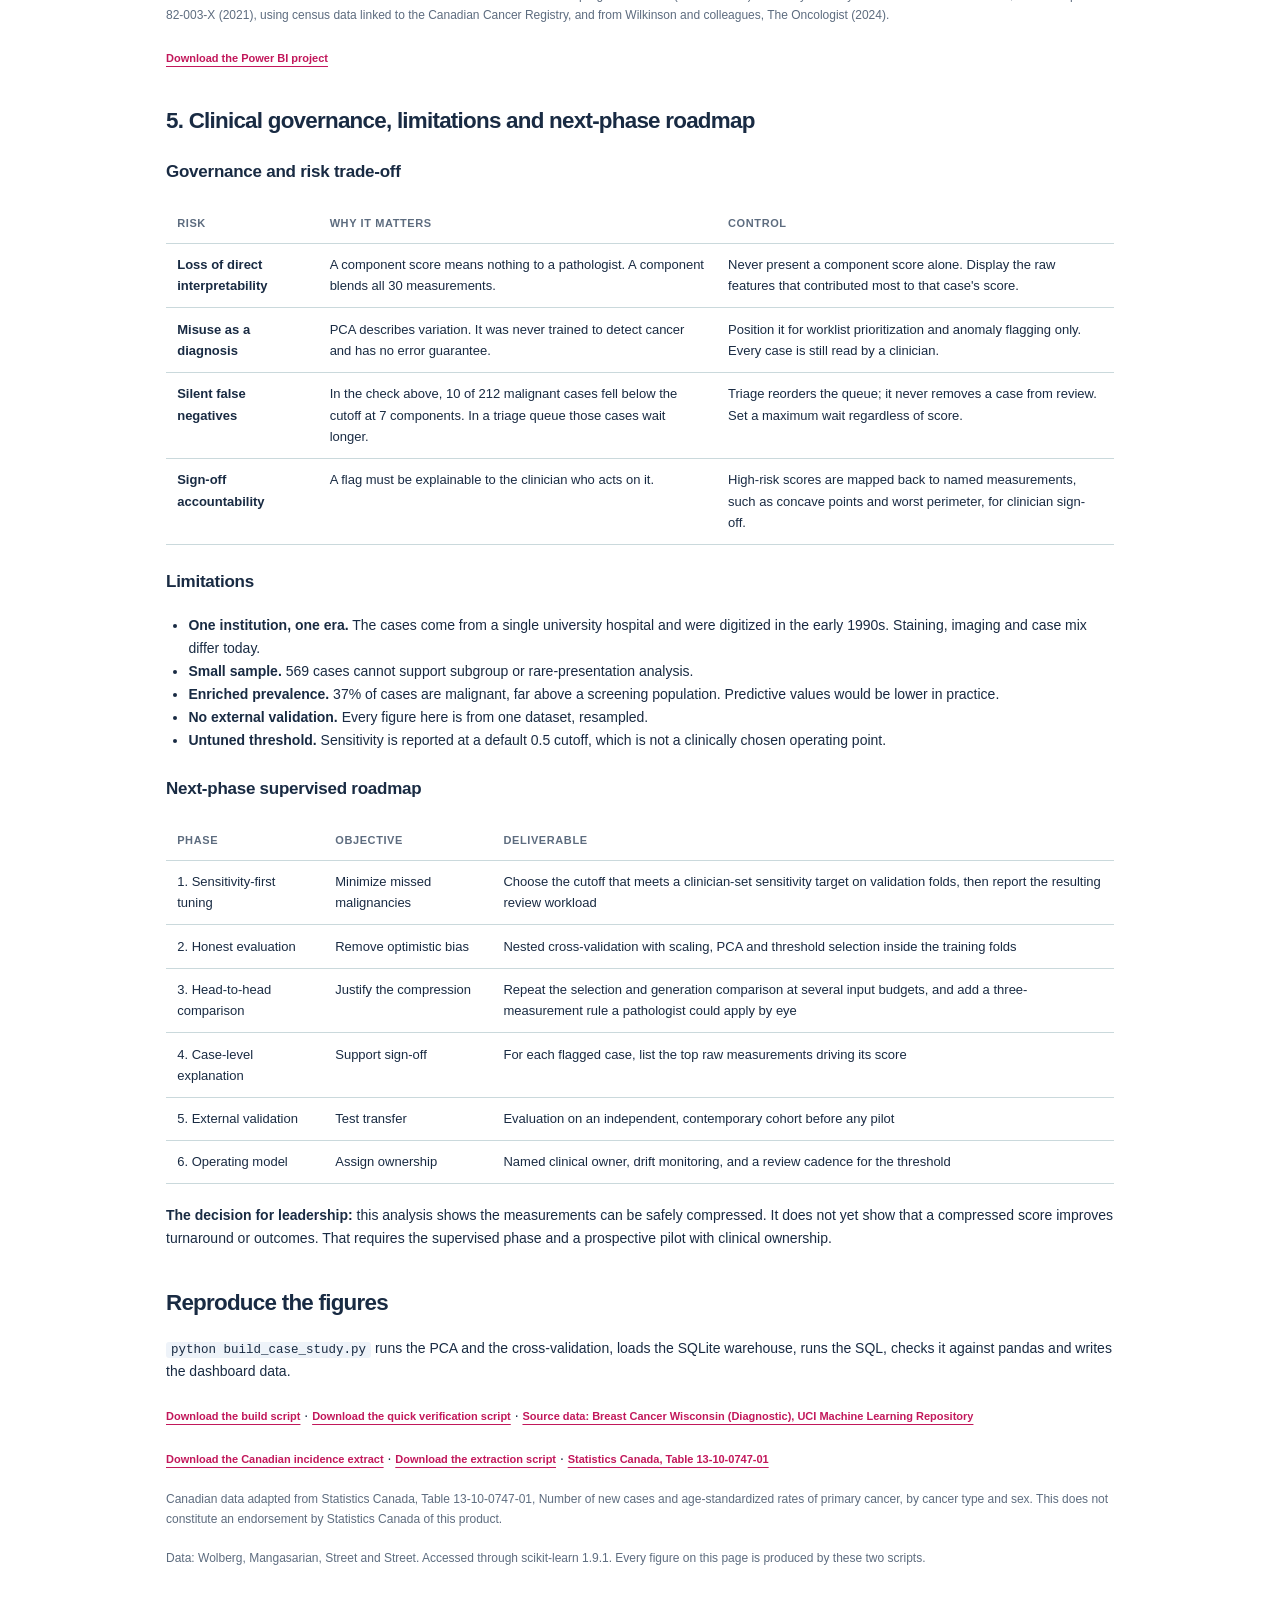
<file: breast-cancer-pca/index.html>
<!doctype html>
<html lang="en-CA">
<head>
<meta charset="utf-8">
<meta name="viewport" content="width=device-width, initial-scale=1">
<link rel="icon" href="data:,">
<meta name="description" content="A proof-of-concept case study compressing 30 breast biopsy measurements into 7 components with principal component analysis, with governance limits for clinical triage.">
<title>Breast Biopsy PCA, with Canadian Context | Portfolio Case Study</title>
  <meta property="og:type" content="article">
  <meta property="og:url" content="https://mamkon.github.io/breast-cancer-pca/">
  <meta property="og:title" content="Breast Biopsy PCA, with Canadian Context | Portfolio Case Study">
  <meta property="og:description" content="A proof-of-concept case study compressing 30 breast biopsy measurements into 7 components with principal component analysis, with governance limits for clinical triage.">
  <meta property="og:image" content="https://mamkon.github.io/breast-cancer-pca/og-preview.png">
  <meta property="og:image:width" content="1200">
  <meta property="og:image:height" content="627">
  <meta property="og:image:alt" content="Breast Biopsy PCA, with Canadian Context | Portfolio Case Study">
  <meta name="twitter:card" content="summary_large_image">
<link rel="stylesheet" href="../styles.css">
<style>
  .pca { max-width: 980px; margin: 0 auto; padding: 2rem 1rem 4rem; }
  .pca > * + * { margin-top: 1.25rem; }
  .pca h1 { font-size: clamp(2rem, 5vw, 3.4rem); line-height: 1.08; }
  .pca h2 { font-size: 1.4rem; margin-top: 2.4rem; }
  .pca h3 { margin-top: 1.6rem; }
  .pca ul { padding-left: 1.4rem; }
  .pca img { display: block; max-width: 100%; height: auto; border: 1px solid #e0e7ee; border-radius: 6px; }
  .pca figure { margin: 1.25rem 0 0; }
  .pca figcaption { font-size: 12px; color: #5d6c7f; margin-top: .5rem; }
  .pca .report-hero img { width: 100%; }
  .pca .report-grid { display: grid; grid-template-columns: repeat(2, minmax(0, 1fr)); gap: 16px; }
  .pca .report-grid figure { margin: 0; }
  .pca .report-grid figcaption strong { display: block; color: #102237; font-size: 13px; }
  @media (max-width: 760px) { .pca .report-grid { grid-template-columns: 1fr; } }
  .pca .meta { font-size: 12px; color: #5d6c7f; }
  .pca .notice { padding: 12px 14px; background: #fff4dc; border-left: 3px solid #b96c00; border-radius: 3px; color: #614300; font-size: 13px; }
  .pca .kpis { display: grid; grid-template-columns: repeat(auto-fit, minmax(190px, 1fr)); gap: 12px; }
  .pca .kpi { border: 1px solid #e0e7ee; border-top: 4px solid #c2185b; border-radius: 6px; padding: 16px; }
  .pca .kpi strong { display: block; font-size: 1.9rem; line-height: 1.1; color: #102237; }
  .pca .kpi span { font-size: 12px; color: #5d6c7f; }
  .pca .bottom-line { padding: 16px 18px; background: #f0f4f8; border-radius: 6px; }
  .pca .table-wrap { overflow-x: auto; }
  .pca table { border-collapse: collapse; width: 100%; font-size: 13px; }
  .pca th, .pca td { padding: .65rem .7rem; text-align: left; border-bottom: 1px solid #cad9dc; vertical-align: top; }
  .pca th { font-size: 11px; text-transform: uppercase; letter-spacing: .6px; color: #5d6c7f; }
  .pca td.num, .pca th.num { text-align: right; white-space: nowrap; }
  .pca tr.recommended { background: #fde8f0; color: #3b0d22; }
  .pca .eyebrow { color: #c2185b; }
  .pca .button { background: #c2185b; }
  .pca .button:hover { background: #9c1049; }
  .pca .text-link { color: #c2185b; }
  .pca .bottom-line { border-left: 4px solid #c2185b; }
  .pca pre { background: #102237; color: #e6edf5; padding: 14px 16px; border-radius: 6px; overflow-x: auto; font-size: 12.5px; line-height: 1.55; }
  .pca code { font-family: ui-monospace, SFMono-Regular, Menlo, Consolas, monospace; }
  .pca p code, .pca td code, .pca li code { background: #eef3f9; padding: 1px 5px; border-radius: 3px; font-size: 12.5px; }
  .pca .folds { display: grid; grid-template-columns: repeat(10, minmax(0, 1fr)); gap: 4px; margin-top: 1rem; }
  .pca .folds span { height: 26px; border-radius: 3px; background: #c9dceb; display: grid; place-items: center; font-size: 10px; color: #102237; }
  .pca .folds span.test { background: #c2185b; color: #fff; font-weight: 700; }
  .pca .pipeline { list-style: none; padding: 0; margin: 1.25rem 0 0; display: grid; grid-template-columns: repeat(5, minmax(0, 1fr)); gap: 26px; counter-reset: step; }
  .pca .pipeline li { position: relative; border: 1px solid #cad9dc; border-top: 4px solid #c2185b; border-radius: 6px; padding: 12px 12px 14px; background: #fff; counter-increment: step; }
  .pca .pipeline li::before { content: counter(step); display: inline-grid; place-items: center; width: 22px; height: 22px; border-radius: 50%; background: #102237; color: #fff; font-size: 11px; font-weight: 700; }
  .pca .pipeline li:not(:last-child)::after { content: "→"; position: absolute; right: -21px; top: 50%; transform: translateY(-50%); color: #5d6c7f; font-size: 16px; }
  .pca .pipeline strong { display: block; margin-top: 8px; font-size: 14px; color: #102237; line-height: 1.3; }
  .pca .pipeline span { display: block; margin-top: 4px; font-size: 12px; color: #5d6c7f; line-height: 1.45; }
  .pca .pipeline li.withheld { border-top-color: #2f6f9f; }
  .pca .guardrail { margin-top: 14px; padding: 14px 16px; border: 1px solid #c2185b; border-radius: 6px; background: #fde8f0; color: #3b0d22; }
  .pca .guardrail strong { display: block; font-size: 15px; }
  .pca .guardrail span { font-size: 13px; }
  .pca .tradeoff { display: grid; grid-template-columns: 1fr 1fr; gap: 12px; margin-top: 14px; }
  .pca .tradeoff div { border: 1px solid #e0e7ee; border-radius: 6px; padding: 14px 16px; }
  .pca .tradeoff h4 { margin: 0 0 6px; font-size: 12px; text-transform: uppercase; letter-spacing: .6px; color: #5d6c7f; }
  .pca .tradeoff ul { margin: 0; padding-left: 1.1rem; font-size: 13px; }
  @media (max-width: 760px) {
    .pca .pipeline { grid-template-columns: 1fr; gap: 24px; }
    .pca .pipeline li:not(:last-child)::after { content: "↓"; right: auto; left: 50%; top: auto; bottom: -22px; transform: translateX(-50%); }
    .pca .tradeoff { grid-template-columns: 1fr; }
  }
</style>
</head>
<body>
<main class="pca">
  <nav aria-label="Portfolio"><a class="text-link" href="../#projects">← Back to featured projects</a></nav>
  <p class="eyebrow">Health analytics · Analytical proof of concept</p>
  <h1>Compressing 30 biopsy measurements into 7 signals for breast cancer triage</h1>
  <p class="meta"><strong>Clinical domain:</strong> breast cytopathology, fine needle aspirate review · <strong>Method:</strong> principal component analysis (PCA) · <strong>Tools:</strong> Python, scikit-learn, pandas, NumPy, SQL (SQLite), Matplotlib, Chart.js · <strong>Data:</strong> Wisconsin Diagnostic Breast Cancer dataset; Statistics Canada for Canadian context</p>
  <p class="notice"><strong>Not clinically validated.</strong> This study uses a public research dataset from one institution. It is not a diagnostic tool and has had no regulatory review.</p>

  <p class="bottom-line"><strong>Bottom line:</strong> thirty overlapping nuclear measurements carry far fewer than thirty independent signals. Seven components preserve 91% of the information, and in a cross-validated check they detected malignancy as well as all thirty features did. The value is a simpler, more stable input for triage. It is not a diagnostic.</p>

  <figure class="report-hero">
    <a href="powerbi/page-1-executive-overview.png"><img src="powerbi/page-1-executive-overview.png" width="1600" height="900" alt="Power BI Executive Overview page: cards showing 569 biopsy cases, 7 components needed for 90%, 91.0% variance kept and 6 of 212 cancers missed; charts of cases by diagnosis, cancers missed by model, and recall in each test fold." fetchpriority="high"></a>
    <figcaption>Power BI Executive Overview · <a class="text-link" href="#power-bi-report">See all six report pages</a></figcaption>
  </figure>

  <p><a class="button" href="dashboard/">Explore the interactive dashboard ↗</a></p>
  <p><a class="text-link" href="https://app.powerbi.com/groups/me/reports/69c1b692-c770-46bc-ae52-c1622bf6b677/68d8a4f1df5a63eeaa2f?experience=power-bi" target="_blank" rel="noopener">Open the six-page Power BI report ↗</a> <span class="meta">(Power BI sign-in and report access may be required.)</span></p>

  <p><strong>Who this is for.</strong> Built for pathology operations teams and clinical data leads evaluating interpretable triage workflows.</p>

  <div class="kpis">
    <div class="kpi"><strong>569</strong><span>biopsy cases, zero missing values</span></div>
    <div class="kpi"><strong>30 → 7</strong><span>features to components, a 76.7% reduction</span></div>
    <div class="kpi"><strong>91.0%</strong><span>of total variance retained by 7 components</span></div>
    <div class="kpi"><strong>63.2%</strong><span>of total variance in 2 components, enough to plot every case on one chart</span></div>
  </div>

  <h2>Project objective</h2>
  <p><strong>Show whether 30 overlapping biopsy measurements can be reduced to a much smaller set of inputs without losing the ability to detect malignancy, and prove it on cases the model has not seen.</strong></p>
  <div class="table-wrap"><table>
    <thead><tr><th>Question</th><th>How this study answers it</th></tr></thead>
    <tbody>
      <tr><td><strong>Why reduce dimensions at all?</strong></td><td>With 30 measurements per case, many say the same thing twice. Redundant inputs make models unstable and results hard to read. Reducing them keeps the signal and drops the repetition.</td></tr>
      <tr><td><strong>Select or generate?</strong></td><td>Feature selection keeps a few of the original measurements. Feature generation builds new combined measures from all of them. Both are tested here at the same size: seven inputs.</td></tr>
      <tr><td><strong>When is PCA the right tool?</strong></td><td>When inputs are strongly correlated and a compact, non-overlapping summary is worth more than keeping each original measurement readable. It is the feature generation method used here.</td></tr>
      <tr><td><strong>How do we know it holds on new cases?</strong></td><td>Ten-fold cross-validation. Every case is held out once and scored by a model that never saw it.</td></tr>
      <tr><td><strong>Can it be used?</strong></td><td>The results sit in a SQL warehouse and an interactive dashboard, so a reviewer can query and compare the options directly.</td></tr>
    </tbody>
  </table></div>

  <h2>1. Clinical and operational challenge</h2>
  <p>A breast fine needle aspirate produces a slide of cell nuclei. Image analysis turns each case into 30 numbers: ten nuclear characteristics, each reported as a mean, a standard error and a worst value. Those 30 numbers create two problems for anyone building decision support on top of them.</p>
  <ul>
    <li><strong>They repeat each other.</strong> Radius, perimeter and area describe the same thing three ways. Of the 435 possible feature pairs, <strong>21 are correlated above 0.9</strong> and 44 above 0.8. Models fed this redundancy produce unstable weights that are hard to explain and harder to govern.</li>
    <li><strong>They cannot be seen.</strong> No reviewer can scan 30 columns per case across a worklist. Without a compact summary, prioritization defaults to arrival order.</li>
  </ul>
  <p><strong>The operational question:</strong> can the measurements be compressed into a handful of independent signals that keep the clinically relevant variation and can support a prioritized review queue?</p>

  <h3>Why it matters in Canada</h3>
  <div class="kpis">
    <div class="kpi"><strong>29,660</strong><span>new breast cancer cases in women in 2023</span></div>
    <div class="kpi"><strong>27%</strong><span>of all new cancers in women</span></div>
    <div class="kpi"><strong>147.9</strong><span>cases per 100,000 women, age-standardized</span></div>
    <div class="kpi"><strong>63.8</strong><span>average age at diagnosis</span></div>
  </div>
  <p class="meta">Canada excluding Nova Scotia, 2023. Source: Statistics Canada, Table 13-10-0747-01 (Canadian Cancer Registry). Counts are randomly rounded to a multiple of 5 by the source.</p>
  <p>Most of those diagnoses are confirmed by a pathology review, so anything that helps a laboratory order its queue has a large population behind it. The rate has stayed between 135.7 and 149.1 per 100,000 since 1992, apart from a dip to 126 in 2020 when screening and diagnostic services were disrupted. Among provinces in 2023 it ranged from 126.6 in Prince Edward Island to 158.5 in Quebec.</p>
  <p class="notice"><strong>Two separate sources.</strong> The Canadian figures are population counts and set the context. The analysis itself uses the Wisconsin research dataset, because no Canadian patient-level biopsy measurements are publicly available. Nothing here estimates how the method would perform on Canadian cases.</p>

  <h2>2. Unsupervised analytical architecture</h2>
  <p>The workflow has five steps. The diagnosis is set aside at the start and is not used until the components are finished.</p>
  <ol class="pipeline" id="workflow-diagram" aria-label="Analysis workflow in five steps">
    <li><strong>Load and audit</strong><span>569 cases, 30 measurements, no missing values</span></li>
    <li><strong>Standardize</strong><span>Every measurement on one scale, so none dominates by size alone</span></li>
    <li class="withheld"><strong>Compress</strong><span>PCA finds the main directions of variation, diagnosis withheld</span></li>
    <li><strong>Examine</strong><span>Case map on two components; variance curve to choose how many to keep</span></li>
    <li><strong>Interpret</strong><span>Trace each component back to the named measurements that drive it</span></li>
  </ol>
  <p class="guardrail"><strong>The method never sees the diagnosis.</strong><span>Any separation between malignant and benign cases is something the analysis found in the measurements. It was not built to produce it.</span></p>
  <div class="tradeoff">
    <div><h4>What compression buys</h4><ul><li>7 inputs in place of 30</li><li>Signals that no longer repeat each other</li><li>Every case visible on a single chart</li></ul></div>
    <div><h4>What it costs</h4><ul><li>A component is a blend with no direct clinical meaning</li><li>Scores must be mapped back to named measurements before a clinician acts on them</li></ul></div>
  </div>
  <h3>Steps and controls</h3>
  <div class="table-wrap"><table>
    <thead><tr><th>Step</th><th>Action</th><th>Control</th></tr></thead>
    <tbody>
      <tr><td>1. Ingest</td><td>569 cases, 30 continuous features, 212 malignant and 357 benign</td><td>Completeness check: 0 missing values</td></tr>
      <tr><td>2. Withhold the diagnosis</td><td>The malignant or benign label is removed before any fitting</td><td>PCA never sees the outcome, so the components cannot be shaped by it</td></tr>
      <tr><td>3. Standardize</td><td>Z-score every feature to mean 0, standard deviation 1</td><td>Stops large-scale measures such as area and perimeter from drowning out fine-scale measures such as smoothness and fractal dimension</td></tr>
      <tr><td>4. Decompose</td><td>PCA on the standardized matrix</td><td>Components are ordered by variance explained and are uncorrelated by construction</td></tr>
      <tr><td>5. Select</td><td>Cumulative variance curve, 90% retention threshold</td><td>Component count is chosen from variance alone, without reference to the diagnosis</td></tr>
      <tr><td>6. Interpret</td><td>Loadings map each component back to the original measurements</td><td>Every component can be traced to named pathology features</td></tr>
      <tr><td>7. Compare to diagnosis</td><td>Labels are reintroduced only to describe how the components relate to outcome</td><td>Evaluation step only; nothing is refitted</td></tr>
    </tbody>
  </table></div>
  <p><strong>Leakage control for the next phase:</strong> in the exploratory analysis the scaler and PCA were fitted on all 569 cases. For any predictive model, both must be refitted inside each training fold. The supervised check in section 3 does this.</p>

  <h3>How cross-validation was used</h3>
  <p>A model tested on the cases it learned from will always look good. K-fold cross-validation removes that advantage. The 569 cases are split into 10 equal parts, called folds, each with the same mix of malignant and benign cases. The model trains on nine folds and is tested on the tenth. This repeats ten times, so <strong>every case is tested exactly once by a model that never saw it</strong>.</p>
  <div class="folds" role="img" aria-label="Ten folds. In each round one fold is held out for testing and the other nine are used for training.">
    <span>train</span><span>train</span><span>train</span><span class="test">test</span><span>train</span><span>train</span><span>train</span><span>train</span><span>train</span><span>train</span>
  </div>
  <p class="meta">One of ten rounds. The test fold moves each round until every fold has been held out.</p>
  <ul>
    <li><strong>Preparation is refitted every round.</strong> Scaling, PCA and feature selection are learned from the nine training folds only, then applied to the held-out fold.</li>
    <li><strong>Results are pooled across folds.</strong> The figures below count all 212 malignant cases, each scored once.</li>
    <li><strong>Fold-to-fold variation is reported, not hidden.</strong> Each fold holds about 21 malignant cases, so a single miss moves that fold by about 5 points. Sensitivity for 7 components ranged from 76.2% to 100% across folds.</li>
  </ul>

  <h3>Data layer: a SQL warehouse</h3>
  <p>Every measurement, component score, loading and fold result is loaded into a SQLite database with a star schema. The comparison tables on this page come from SQL queries, and the build checks them against an independent pandas calculation before it writes any output.</p>
  <div class="table-wrap"><table>
    <thead><tr><th>Table</th><th>Grain</th><th class="num">Rows</th></tr></thead>
    <tbody>
      <tr><td><code>dim_case</code></td><td>One biopsy case, with its diagnosis</td><td class="num">569</td></tr>
      <tr><td><code>dim_feature</code></td><td>One measurement: a nuclear characteristic and how it is summarized</td><td class="num">30</td></tr>
      <tr><td><code>dim_component</code></td><td>One principal component, with variance explained</td><td class="num">30</td></tr>
      <tr><td><code>dim_approach</code></td><td>One way of preparing model inputs</td><td class="num">6</td></tr>
      <tr><td><code>fact_measurement</code></td><td>One case and one measurement: raw value and standardized value</td><td class="num">17,070</td></tr>
      <tr><td><code>fact_loading</code></td><td>One component and one measurement</td><td class="num">900</td></tr>
      <tr><td><code>fact_case_score</code></td><td>One case and one of the first 10 components</td><td class="num">5,690</td></tr>
      <tr><td><code>fact_cv_fold</code></td><td>One approach and one fold: counts of caught, missed and false alarms</td><td class="num">60</td></tr>
      <tr><td><code>fact_selected_feature</code></td><td>One selected measurement in one fold</td><td class="num">70</td></tr>
      <tr><td><code>fact_canada_incidence</code></td><td>One Canadian geography and one diagnosis year: female breast cancer incidence. Context only, with no link to the cases</td><td class="num">514</td></tr>
    </tbody>
  </table></div>
  <p>The comparison in section 3 comes from this query. Rates are computed from stored counts, never stored as percentages.</p>
<pre><code>SELECT a.approach_name, a.n_inputs,
       SUM(v.false_negatives) AS missed,
       ROUND(100.0 * SUM(v.true_positives)
             / SUM(v.true_positives + v.false_negatives), 1) AS sensitivity_pct
FROM fact_cv_fold v
JOIN dim_approach a USING (approach_id)
GROUP BY a.approach_id
ORDER BY a.approach_id;</code></pre>
  <p><a class="text-link" href="sql/01_schema.sql">View the schema</a> · <a class="text-link" href="sql/02_analysis_queries.sql">View the analysis queries</a> · <a class="text-link" href="results.json">View the query results</a></p>

  <h2>3. Diagnostic variance and dimensionality optimization</h2>
  <p>PC1 alone captures <strong>44.3%</strong> of total variance and PC2 a further <strong>19.0%</strong>. Seven components are the smallest set that clears 90%.</p>
  <figure>
    <a href="cumulative-variance.png"><img src="cumulative-variance.png" width="1600" height="920" alt="Line chart of cumulative variance explained against number of principal components. Two components explain 63.2%, seven explain 91.0% and cross the 90% threshold, and ten explain 95.2%." loading="lazy"></a>
    <figcaption>Cumulative variance explained by the first 1 to 30 principal components.</figcaption>
  </figure>
  <div class="table-wrap"><table>
    <thead><tr><th class="num">Components</th><th class="num">Cumulative variance</th><th class="num">Feature reduction</th><th class="num">Sensitivity*</th><th class="num">Malignant cases missed*</th><th>Operational recommendation</th></tr></thead>
    <tbody>
      <tr><td class="num">2</td><td class="num">63.2%</td><td class="num">93.3%</td><td class="num">92.0%</td><td class="num">17 of 212</td><td><strong>Visualization only.</strong> Use for a case map and outlier spotting. Too lossy to drive triage.</td></tr>
      <tr><td class="num">5</td><td class="num">84.7%</td><td class="num">83.3%</td><td class="num">94.8%</td><td class="num">11 of 212</td><td><strong>Lightweight screening.</strong> Acceptable where compute or bandwidth is tightly constrained.</td></tr>
      <tr class="recommended"><td class="num"><strong>7</strong></td><td class="num"><strong>91.0%</strong></td><td class="num"><strong>76.7%</strong></td><td class="num"><strong>95.3%</strong></td><td class="num"><strong>10 of 212</strong></td><td><strong>Recommended baseline.</strong> Smallest set above 90% variance; matches the full feature set on sensitivity.</td></tr>
      <tr><td class="num">10</td><td class="num">95.2%</td><td class="num">66.7%</td><td class="num">96.2%</td><td class="num">8 of 212</td><td><strong>Higher-assurance option.</strong> Fewer misses and fewer false alarms for three more components.</td></tr>
      <tr><td class="num">All 30 features</td><td class="num">100%</td><td class="num">0%</td><td class="num">95.3%</td><td class="num">10 of 212</td><td>Reference point. No detection advantage over 7 components.</td></tr>
    </tbody>
  </table></div>
  <p class="meta">* Exploratory check: logistic regression, 10-fold stratified cross-validation, scaling and PCA refitted inside each fold, default 0.5 cutoff. Specificity ranged from 96.6% to 98.9%.</p>
  <ul>
    <li><strong>Compression costs nothing in detection here.</strong> Seven components and thirty raw features both reach 95.3% sensitivity.</li>
    <li><strong>PCA does not improve accuracy.</strong> Its contribution is a smaller, uncorrelated, more governable input.</li>
    <li><strong>Ten components is a defensible alternative</strong> if the priority is fewer missed malignancies. The difference between 7 and 10 is two cases in this sample and needs confirmation on new data.</li>
    <li><strong>The natural grouping is real but partial.</strong> PC1 was built without the diagnosis, yet ranking cases by PC1 alone separates malignant from benign with an AUC of 0.97. The two groups still overlap, which is why two components miss 17 cancers.</li>
  </ul>
  <h3>Feature selection or feature generation?</h3>
  <p>Both approaches were given the same budget of seven inputs and the same ten folds.</p>
  <div class="table-wrap"><table>
    <thead><tr><th>Approach</th><th>What the seven inputs are</th><th class="num">Sensitivity</th><th class="num">Malignant cases missed</th><th class="num">False alarms</th></tr></thead>
    <tbody>
      <tr><td><strong>Feature selection</strong></td><td>The seven original measurements most associated with diagnosis, chosen inside each training fold</td><td class="num">92.9%</td><td class="num">15 of 212</td><td class="num">10 of 357</td></tr>
      <tr class="recommended"><td><strong>Feature generation (PCA)</strong></td><td>Seven components, each a weighted blend of all 30 measurements</td><td class="num"><strong>95.3%</strong></td><td class="num"><strong>10 of 212</strong></td><td class="num">8 of 357</td></tr>
      <tr><td>No reduction</td><td>All 30 measurements</td><td class="num">95.3%</td><td class="num">10 of 212</td><td class="num">4 of 357</td></tr>
    </tbody>
  </table></div>
  <ul>
    <li><strong>At seven inputs, generation missed five fewer cancers than selection.</strong> It matched the full set of 30.</li>
    <li><strong>Selection chose inputs that repeat each other.</strong> The same seven measurements were picked in all ten folds, and five of them describe nuclear size: mean radius, mean perimeter, worst radius, worst perimeter and worst area. The other two are concave points.</li>
    <li><strong>Selection keeps what generation gives up.</strong> Its inputs are measurements a pathologist already recognises. That may be worth five cases to a clinical owner, and it is their decision to make.</li>
    <li><strong>Five cases on one dataset is a small difference.</strong> It needs confirmation on new data before it drives a design choice.</li>
  </ul>

  <figure>
    <a href="pc1-pc2-case-map.png"><img src="pc1-pc2-case-map.png" width="1600" height="1040" alt="Scatter plot of 569 cases on the first two principal components. Benign cases, shown as blue circles, cluster at low PC1 scores. Malignant cases, shown as pink triangles, spread across higher PC1 scores. The two groups overlap near a PC1 score of zero." loading="lazy"></a>
    <figcaption>Every case plotted on the first two components. The diagnosis was added after fitting, for display only.</figcaption>
  </figure>

  <h2>4. Interpretability: translating components into pathology insight</h2>
  <h3>PC1: overall nuclear size and border irregularity (44.3% of variance)</h3>
  <div class="table-wrap"><table>
    <thead><tr><th>Feature</th><th class="num">Loading</th><th>What it measures</th></tr></thead>
    <tbody>
      <tr><td>Mean concave points</td><td class="num">0.261</td><td>Number of indentations in the nuclear outline</td></tr>
      <tr><td>Mean concavity</td><td class="num">0.258</td><td>Depth of those indentations</td></tr>
      <tr><td>Worst concave points</td><td class="num">0.251</td><td>Indentation count among the most abnormal nuclei</td></tr>
      <tr><td>Mean compactness</td><td class="num">0.239</td><td>Departure of the outline from a smooth circle</td></tr>
      <tr><td>Worst perimeter</td><td class="num">0.237</td><td>Outline length of the largest nuclei</td></tr>
    </tbody>
  </table></div>
  <p>All 30 loadings on PC1 are positive. <strong>A high PC1 score means nuclei that are larger and more irregular on every dimension at once</strong>, the pattern cytopathologists associate with malignancy. This is the dominant axis of variation in the data and the one that tracks diagnosis.</p>

  <h3>PC2: boundary complexity against overall scale (19.0% of variance)</h3>
  <div class="table-wrap"><table>
    <thead><tr><th>Feature</th><th class="num">Loading</th><th>Direction</th></tr></thead>
    <tbody>
      <tr><td>Mean fractal dimension</td><td class="num">0.367</td><td>Positive: more intricate, jagged outlines</td></tr>
      <tr><td>Fractal dimension error</td><td class="num">0.280</td><td>Positive</td></tr>
      <tr><td>Worst fractal dimension</td><td class="num">0.275</td><td>Positive</td></tr>
      <tr><td>Mean radius</td><td class="num">−0.234</td><td>Negative: larger nuclei</td></tr>
      <tr><td>Mean area</td><td class="num">−0.231</td><td>Negative</td></tr>
    </tbody>
  </table></div>
  <p>PC2 is a contrast. <strong>A high PC2 score describes small nuclei with complex borders; a low score describes large nuclei with simpler borders.</strong> On its own it separates diagnosis weakly (AUC 0.62), so its role is to refine PC1, not to replace it.</p>
  <p class="meta">Terminology: these are morphometric image features. They are not biomarkers in the molecular sense.</p>

  <h2 id="power-bi-report">Power BI report</h2>
  <p>The same analysis is built as a six-page Power BI report. Power Query loads the data, a star schema with five lookup tables connects it, and DAX measures calculate recall, cancers missed, provincial rank and wait-time shortfall. Every page has a slicer and the headline numbers are live cards. To explore it, download the project and open it in Power BI Desktop, which is free.</p>
  <div class="report-grid">
    <figure>
      <a href="powerbi/page-1-executive-overview.png"><img src="powerbi/page-1-executive-overview.png" width="1600" height="900" alt="Power BI Executive Overview page: cards showing 569 biopsy cases, 7 components needed for 90%, 91.0% variance kept and 6 of 212 cancers missed; charts of cases by diagnosis, cancers missed by model, and recall in each test fold." loading="lazy"></a>
      <figcaption><strong>1. Executive Overview</strong>Live cards, cancers missed by model, and recall across the five test folds.</figcaption>
    </figure>
    <figure>
      <a href="powerbi/page-2-pca-and-validation.png"><img src="powerbi/page-2-pca-and-validation.png" width="1600" height="900" alt="Power BI PCA and Validation page: benign and malignant cases on the first two components, the cumulative variance curve, a four-model comparison table, variance added by each component, and mean ROC AUC by model." loading="lazy"></a>
      <figcaption><strong>2. PCA and Validation</strong>The case map, the scree plot and the model comparison.</figcaption>
    </figure>
    <figure>
      <a href="powerbi/page-3-biopsy-findings.png"><img src="powerbi/page-3-biopsy-findings.png" width="1600" height="900" alt="Power BI Biopsy Findings page: six charts comparing the median of each nuclear measurement for benign and malignant cases." loading="lazy"></a>
      <figcaption><strong>3. Biopsy Findings</strong>How six nuclear measurements differ between benign and malignant cases.</figcaption>
    </figure>
    <figure>
      <a href="powerbi/page-4-canadian-context.png"><img src="powerbi/page-4-canadian-context.png" width="1600" height="900" alt="Power BI Canadian Context page with a year-range slider: breast cancer incidence in women from 1992 to 2023 for Canada excluding Nova Scotia, rates by province, cases by stage, and five-year net survival by stage." loading="lazy"></a>
      <figcaption><strong>4. Canadian Context</strong>Incidence, stage at diagnosis and survival from Statistics Canada.</figcaption>
    </figure>
    <figure>
      <a href="powerbi/page-5-provincial-map.png"><img src="powerbi/page-5-provincial-map.png" width="1600" height="900" alt="Power BI Provincial Map page: a filled map of Canada shaded by 2023 age-standardized breast cancer rate, with Nova Scotia grey for no published rate, beside a ranked chart led by Quebec." loading="lazy"></a>
      <figcaption><strong>5. Provincial Map</strong>2023 rates by province, with diagnostic wait times on hover.</figcaption>
    </figure>
    <figure>
      <a href="powerbi/page-6-ethnicity-and-equity.png"><img src="powerbi/page-6-ethnicity-and-equity.png" width="1600" height="900" alt="Power BI Ethnicity and Equity page: breast cancer incidence and death rates by ethnicity in Canada, 2006 to 2016, with 95% ranges, and findings on younger age at diagnosis." loading="lazy"></a>
      <figcaption><strong>6. Ethnicity and Equity</strong>Incidence and death rates by ethnicity, and who is diagnosed younger.</figcaption>
    </figure>
  </div>
  <p class="meta">The Power BI report compares models with five-fold cross-validation and includes class-weighted models, so its detection figures differ slightly from the ten-fold results above. Both use the same 569 cases. Wait times come from the Canadian Partnership Against Cancer (2019 to 2020). Rates by ethnicity come from Statistics Canada, Health Reports 82-003-X (2021), using census data linked to the Canadian Cancer Registry, and from Wilkinson and colleagues, The Oncologist (2024).</p>
  <p><a class="text-link" href="powerbi/breast-cancer-analysis-six-pages.zip" download>Download the Power BI project</a></p>

  <h2>5. Clinical governance, limitations and next-phase roadmap</h2>
  <h3>Governance and risk trade-off</h3>
  <div class="table-wrap"><table>
    <thead><tr><th>Risk</th><th>Why it matters</th><th>Control</th></tr></thead>
    <tbody>
      <tr><td><strong>Loss of direct interpretability</strong></td><td>A component score means nothing to a pathologist. A component blends all 30 measurements.</td><td>Never present a component score alone. Display the raw features that contributed most to that case's score.</td></tr>
      <tr><td><strong>Misuse as a diagnosis</strong></td><td>PCA describes variation. It was never trained to detect cancer and has no error guarantee.</td><td>Position it for worklist prioritization and anomaly flagging only. Every case is still read by a clinician.</td></tr>
      <tr><td><strong>Silent false negatives</strong></td><td>In the check above, 10 of 212 malignant cases fell below the cutoff at 7 components. In a triage queue those cases wait longer.</td><td>Triage reorders the queue; it never removes a case from review. Set a maximum wait regardless of score.</td></tr>
      <tr><td><strong>Sign-off accountability</strong></td><td>A flag must be explainable to the clinician who acts on it.</td><td>High-risk scores are mapped back to named measurements, such as concave points and worst perimeter, for clinician sign-off.</td></tr>
    </tbody>
  </table></div>

  <h3>Limitations</h3>
  <ul>
    <li><strong>One institution, one era.</strong> The cases come from a single university hospital and were digitized in the early 1990s. Staining, imaging and case mix differ today.</li>
    <li><strong>Small sample.</strong> 569 cases cannot support subgroup or rare-presentation analysis.</li>
    <li><strong>Enriched prevalence.</strong> 37% of cases are malignant, far above a screening population. Predictive values would be lower in practice.</li>
    <li><strong>No external validation.</strong> Every figure here is from one dataset, resampled.</li>
    <li><strong>Untuned threshold.</strong> Sensitivity is reported at a default 0.5 cutoff, which is not a clinically chosen operating point.</li>
  </ul>

  <h3>Next-phase supervised roadmap</h3>
  <div class="table-wrap"><table>
    <thead><tr><th>Phase</th><th>Objective</th><th>Deliverable</th></tr></thead>
    <tbody>
      <tr><td>1. Sensitivity-first tuning</td><td>Minimize missed malignancies</td><td>Choose the cutoff that meets a clinician-set sensitivity target on validation folds, then report the resulting review workload</td></tr>
      <tr><td>2. Honest evaluation</td><td>Remove optimistic bias</td><td>Nested cross-validation with scaling, PCA and threshold selection inside the training folds</td></tr>
      <tr><td>3. Head-to-head comparison</td><td>Justify the compression</td><td>Repeat the selection and generation comparison at several input budgets, and add a three-measurement rule a pathologist could apply by eye</td></tr>
      <tr><td>4. Case-level explanation</td><td>Support sign-off</td><td>For each flagged case, list the top raw measurements driving its score</td></tr>
      <tr><td>5. External validation</td><td>Test transfer</td><td>Evaluation on an independent, contemporary cohort before any pilot</td></tr>
      <tr><td>6. Operating model</td><td>Assign ownership</td><td>Named clinical owner, drift monitoring, and a review cadence for the threshold</td></tr>
    </tbody>
  </table></div>
  <p><strong>The decision for leadership:</strong> this analysis shows the measurements can be safely compressed. It does not yet show that a compressed score improves turnaround or outcomes. That requires the supervised phase and a prospective pilot with clinical ownership.</p>

  <h2>Reproduce the figures</h2>
  <p><code>python build_case_study.py</code> runs the PCA and the cross-validation, loads the SQLite warehouse, runs the SQL, checks it against pandas and writes the dashboard data.</p>
  <p><a class="text-link" href="build_case_study.py" download>Download the build script</a> · <a class="text-link" href="verify_pca.py" download>Download the quick verification script</a> · <a class="text-link" href="https://doi.org/10.24432/C5DW2B">Source data: Breast Cancer Wisconsin (Diagnostic), UCI Machine Learning Repository</a></p>
  <p><a class="text-link" href="canada/breast_cancer_incidence_females.csv" download>Download the Canadian incidence extract</a> · <a class="text-link" href="canada/extract_statcan.py" download>Download the extraction script</a> · <a class="text-link" href="https://www150.statcan.gc.ca/t1/tbl1/en/tv.action?pid=1310074701">Statistics Canada, Table 13-10-0747-01</a></p>
  <p class="meta">Canadian data adapted from Statistics Canada, Table 13-10-0747-01, Number of new cases and age-standardized rates of primary cancer, by cancer type and sex. This does not constitute an endorsement by Statistics Canada of this product.</p>
  <p class="meta">Data: Wolberg, Mangasarian, Street and Street. Accessed through scikit-learn 1.9.1. Every figure on this page is produced by these two scripts.</p>
</main>
</body>
</html>
</file>
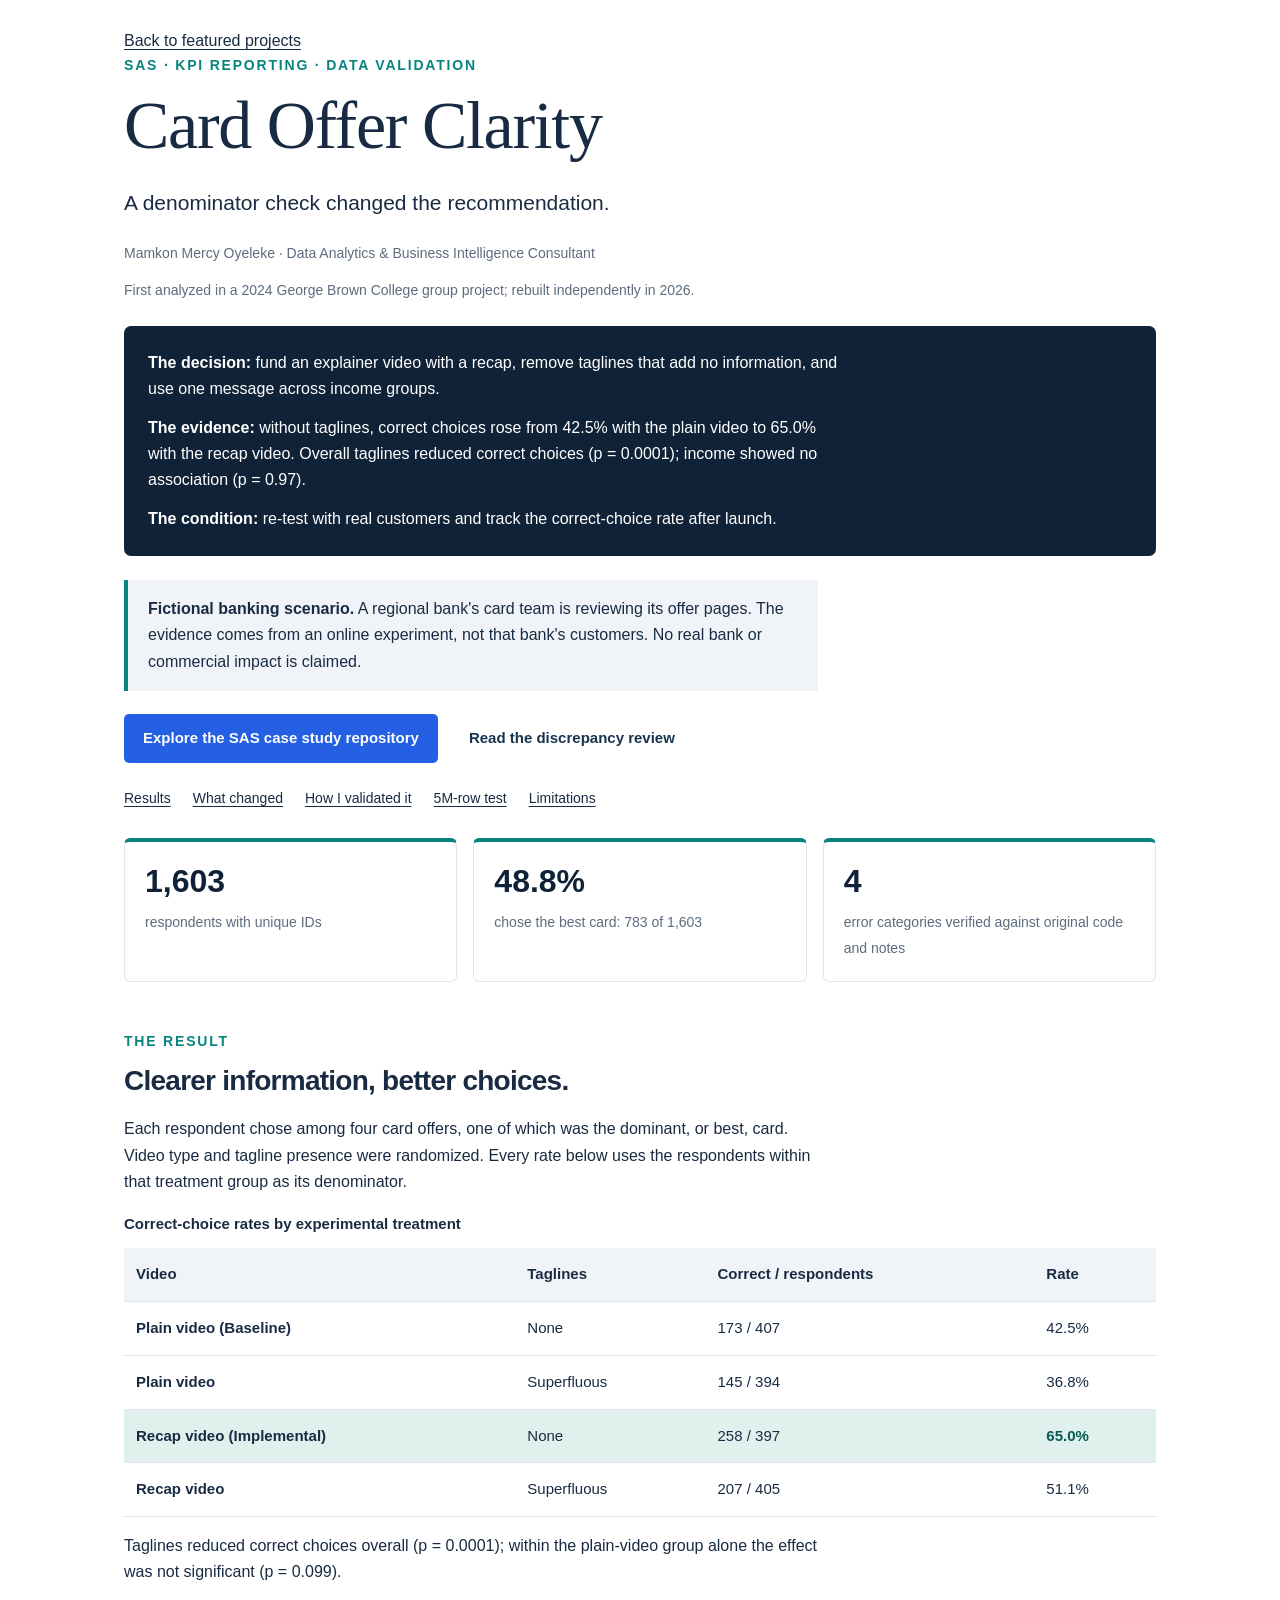
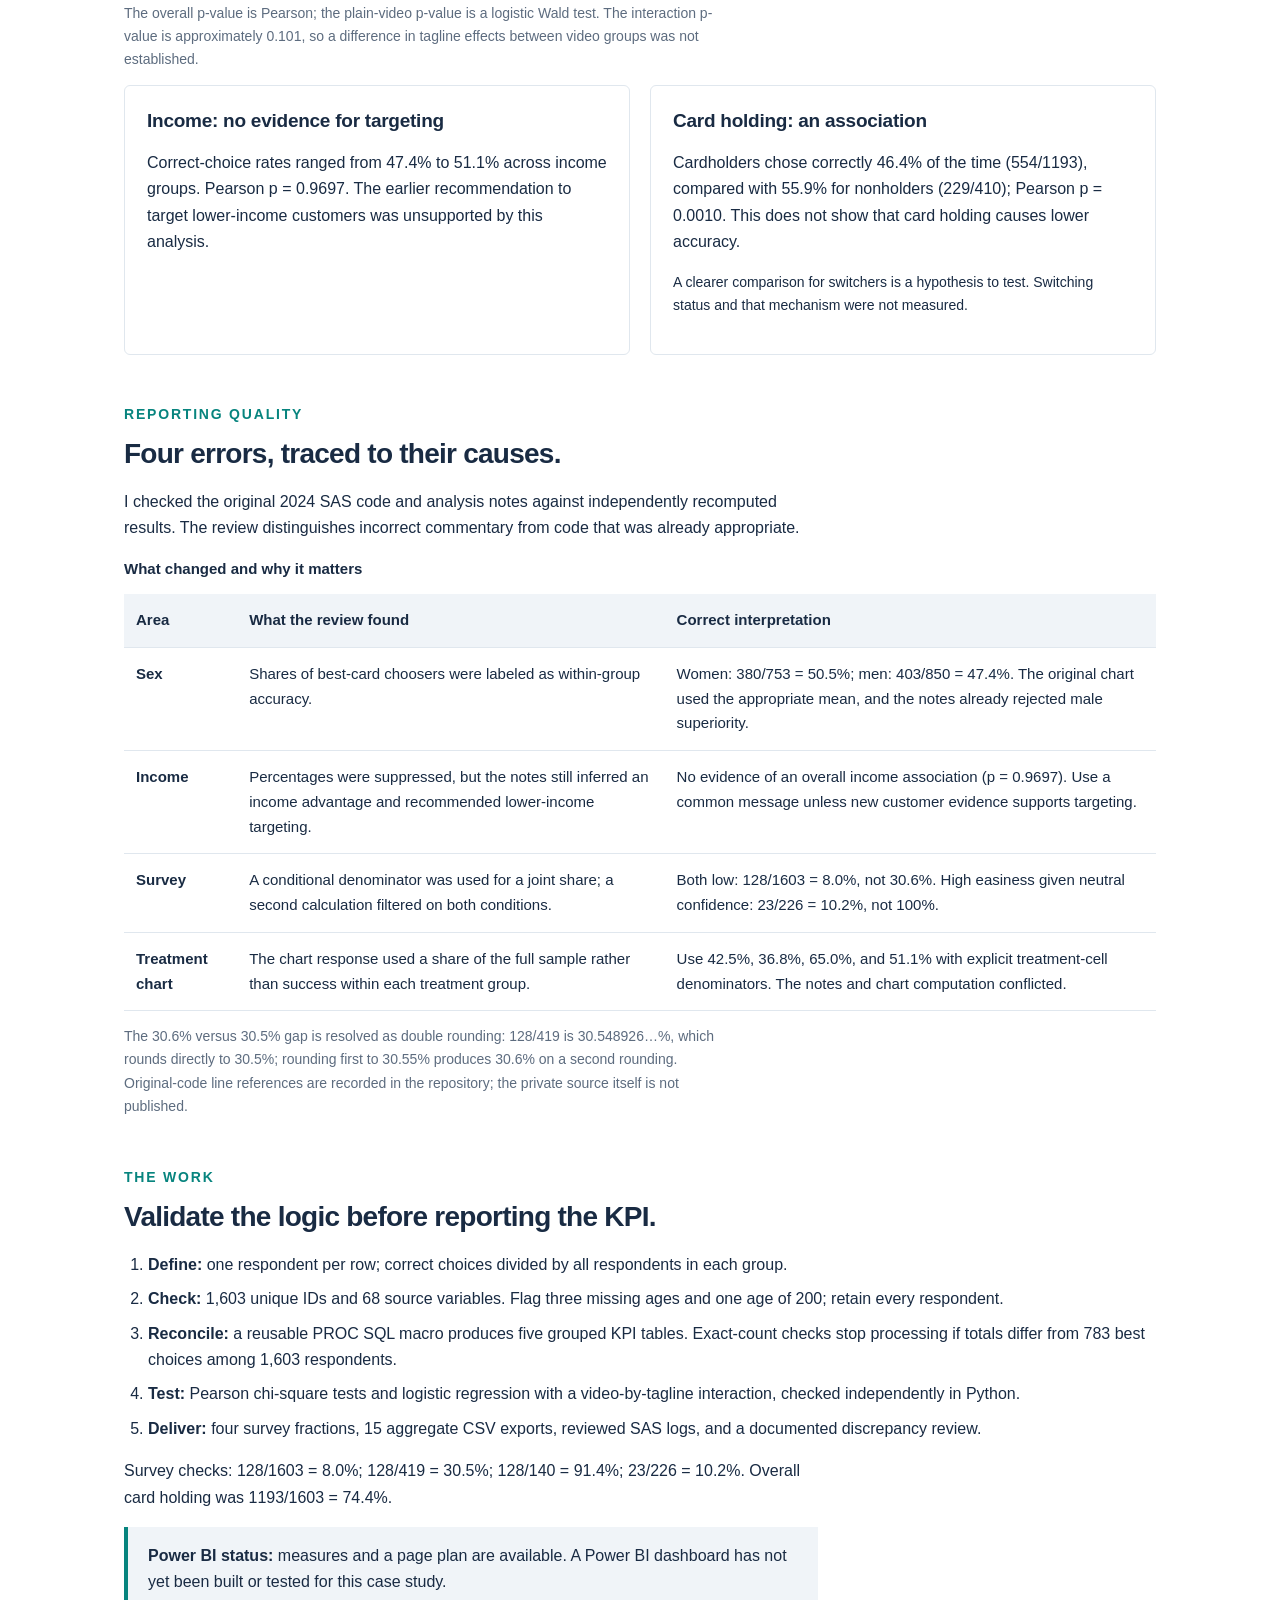
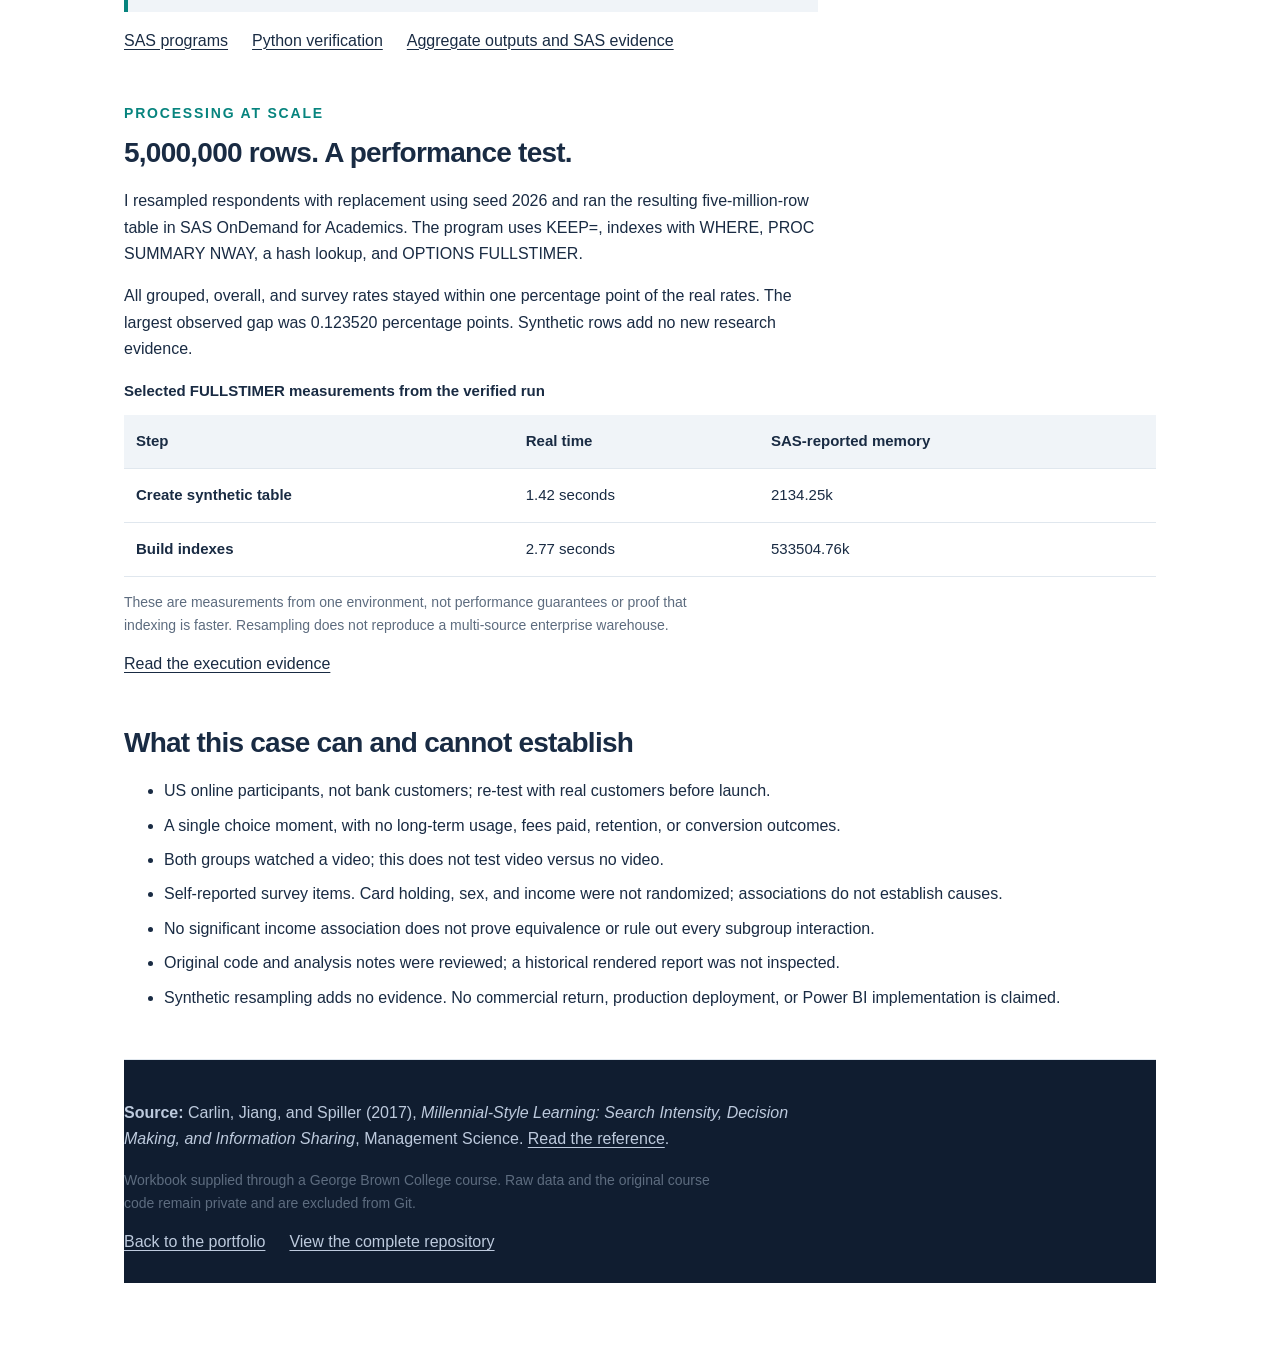
<file: card-offer-clarity/index.html>
<!doctype html>
<html lang="en">
<head>
<meta charset="utf-8">
<meta name="viewport" content="width=device-width,initial-scale=1">
<title>Card Offer Clarity | Mamkon Mercy Oyeleke</title>
<meta name="description" content="A SAS reporting case study: reconciled credit-card choice KPIs, four verified discrepancy categories, independent Python checks and a five-million-row synthetic performance test.">
<meta property="og:title" content="Card Offer Clarity | Mamkon Mercy Oyeleke">
<meta property="og:description" content="How checking denominators changed a fictional banking team's recommendation. SAS, KPI reconciliation and independent Python validation.">
<meta property="og:type" content="article">
<meta property="og:url" content="https://mamkon.github.io/card-offer-clarity/">
<link rel="canonical" href="https://mamkon.github.io/card-offer-clarity/">
<link rel="stylesheet" href="../styles.css">
<style>
body{font-size:16px}.case{max-width:1080px;margin:auto;padding:28px 24px 64px}.case h1{font-size:clamp(40px,7vw,68px);max-width:820px}.case h2{margin:0 0 18px;font-size:28px}.case h3{font-size:19px}.case section{margin-top:48px}.case p{max-width:78ch}.case .eyebrow{font-size:14px;color:#07847e}.case .button{font-size:15px}.case .meta{color:#5d6c7f;font-size:14px}.case .decision{background:#102237;color:white;padding:24px;border-radius:7px;margin:24px 0}.case .decision p{margin:0 0 12px}.case .decision p:last-child{margin:0}.case .metrics{display:grid;grid-template-columns:repeat(3,minmax(0,1fr));gap:16px;margin-top:28px}.case .metric{border:1px solid #e0e7ee;border-top:4px solid #07847e;border-radius:6px;padding:20px}.case .metric strong{display:block;font-size:32px;color:#102237;line-height:1.2;margin-bottom:8px}.case .metric span{font-size:14px;color:#5d6c7f}.case .table-wrap{overflow-x:auto}.case table{border-collapse:collapse;width:100%;font-size:15px}.case caption{text-align:left;font-weight:600;margin-bottom:12px}.case th,.case td{padding:14px 12px;border-bottom:1px solid #e0e7ee;text-align:left;vertical-align:top}.case thead{background:#f0f4f8}.case tr.best{background:#e0f1ed}.case tr.best td:last-child{font-weight:800;color:#075c57}.case .two{display:grid;grid-template-columns:1fr 1fr;gap:20px}.case .panel{border:1px solid #e0e7ee;border-radius:6px;padding:22px}.case .panel h3{margin-top:0}.case li{margin-bottom:8px}.case .notice{background:#f0f4f8;border-left:4px solid #07847e;padding:16px 20px}.case .steps{padding-left:24px}.case .links{display:flex;flex-wrap:wrap;gap:12px 24px}.case a:not(.button){text-underline-offset:3px}.case .mini{font-size:14px}.case footer{border-top:1px solid #e0e7ee;margin-top:48px;padding-top:24px}.case .jump{display:flex;flex-wrap:wrap;gap:10px 22px;margin-top:24px;font-size:14px}@media(max-width:680px){.case{padding:22px 18px 44px}.case .metrics,.case .two{grid-template-columns:1fr}.case .metric{padding:16px}.case th,.case td{padding:12px 9px}.case .actions{flex-direction:column;align-items:stretch}}@media(prefers-reduced-motion:reduce){html{scroll-behavior:auto}}
</style>
</head>
<body>
<a class="skip" href="#main">Skip to content</a>
<main class="case" id="main">
<nav aria-label="Portfolio"><a href="../#projects">Back to featured projects</a></nav>
<header>
<p class="eyebrow">SAS · KPI reporting · Data validation</p>
<h1>Card Offer Clarity</h1>
<p style="font-size:21px">A denominator check changed the recommendation.</p>
<p class="meta">Mamkon Mercy Oyeleke · Data Analytics &amp; Business Intelligence Consultant</p>
<p class="meta">First analyzed in a 2024 George Brown College group project; rebuilt independently in 2026.</p>
<div class="decision">
<p><strong>The decision:</strong> fund an explainer video with a recap, remove taglines that add no information, and use one message across income groups.</p>
<p><strong>The evidence:</strong> without taglines, correct choices rose from 42.5% with the plain video to 65.0% with the recap video. Overall taglines reduced correct choices (p = 0.0001); income showed no association (p = 0.97).</p>
<p><strong>The condition:</strong> re-test with real customers and track the correct-choice rate after launch.</p>
</div>
<p class="notice"><strong>Fictional banking scenario.</strong> A regional bank's card team is reviewing its offer pages. The evidence comes from an online experiment, not that bank's customers. No real bank or commercial impact is claimed.</p>
<div class="actions"><a class="button" href="https://github.com/mamkon/card-offer-clarity-sas">Explore the SAS case study repository</a><a class="button light" href="https://github.com/mamkon/card-offer-clarity-sas/blob/main/docs/discrepancy_review.md">Read the discrepancy review</a></div>
<nav class="jump" aria-label="Case study sections"><a href="#results">Results</a><a href="#review">What changed</a><a href="#workflow">How I validated it</a><a href="#scale">5M-row test</a><a href="#limits">Limitations</a></nav>
<div class="metrics"><div class="metric"><strong>1,603</strong><span>respondents with unique IDs</span></div><div class="metric"><strong>48.8%</strong><span>chose the best card: 783 of 1,603</span></div><div class="metric"><strong>4</strong><span>error categories verified against original code and notes</span></div></div>
</header>
<section id="results" aria-labelledby="results-title">
<p class="eyebrow">The result</p><h2 id="results-title">Clearer information, better choices.</h2>
<p>Each respondent chose among four card offers, one of which was the dominant, or best, card. Video type and tagline presence were randomized. Every rate below uses the respondents within that treatment group as its denominator.</p>
<div class="table-wrap"><table><caption>Correct-choice rates by experimental treatment</caption><thead><tr><th scope="col">Video</th><th scope="col">Taglines</th><th scope="col">Correct / respondents</th><th scope="col">Rate</th></tr></thead><tbody>
<tr><th scope="row">Plain video (Baseline)</th><td>None</td><td>173 / 407</td><td>42.5%</td></tr>
<tr><th scope="row">Plain video</th><td>Superfluous</td><td>145 / 394</td><td>36.8%</td></tr>
<tr class="best"><th scope="row">Recap video (Implemental)</th><td>None</td><td>258 / 397</td><td>65.0%</td></tr>
<tr><th scope="row">Recap video</th><td>Superfluous</td><td>207 / 405</td><td>51.1%</td></tr>
</tbody></table></div>
<p>Taglines reduced correct choices overall (p = 0.0001); within the plain-video group alone the effect was not significant (p = 0.099).</p>
<p class="meta">The overall p-value is Pearson; the plain-video p-value is a logistic Wald test. The interaction p-value is approximately 0.101, so a difference in tagline effects between video groups was not established.</p>
<div class="two"><div class="panel"><h3>Income: no evidence for targeting</h3><p>Correct-choice rates ranged from 47.4% to 51.1% across income groups. Pearson p = 0.9697. The earlier recommendation to target lower-income customers was unsupported by this analysis.</p></div><div class="panel"><h3>Card holding: an association</h3><p>Cardholders chose correctly 46.4% of the time (554/1193), compared with 55.9% for nonholders (229/410); Pearson p = 0.0010. This does not show that card holding causes lower accuracy.</p><p class="mini">A clearer comparison for switchers is a hypothesis to test. Switching status and that mechanism were not measured.</p></div></div>
</section>
<section id="review" aria-labelledby="review-title"><p class="eyebrow">Reporting quality</p><h2 id="review-title">Four errors, traced to their causes.</h2>
<p>I checked the original 2024 SAS code and analysis notes against independently recomputed results. The review distinguishes incorrect commentary from code that was already appropriate.</p>
<div class="table-wrap"><table><caption>What changed and why it matters</caption><thead><tr><th scope="col">Area</th><th scope="col">What the review found</th><th scope="col">Correct interpretation</th></tr></thead><tbody>
<tr><th scope="row">Sex</th><td>Shares of best-card choosers were labeled as within-group accuracy.</td><td>Women: 380/753 = 50.5%; men: 403/850 = 47.4%. The original chart used the appropriate mean, and the notes already rejected male superiority.</td></tr>
<tr><th scope="row">Income</th><td>Percentages were suppressed, but the notes still inferred an income advantage and recommended lower-income targeting.</td><td>No evidence of an overall income association (p = 0.9697). Use a common message unless new customer evidence supports targeting.</td></tr>
<tr><th scope="row">Survey</th><td>A conditional denominator was used for a joint share; a second calculation filtered on both conditions.</td><td>Both low: 128/1603 = 8.0%, not 30.6%. High easiness given neutral confidence: 23/226 = 10.2%, not 100%.</td></tr>
<tr><th scope="row">Treatment chart</th><td>The chart response used a share of the full sample rather than success within each treatment group.</td><td>Use 42.5%, 36.8%, 65.0%, and 51.1% with explicit treatment-cell denominators. The notes and chart computation conflicted.</td></tr>
</tbody></table></div>
<p class="meta">The 30.6% versus 30.5% gap is resolved as double rounding: 128/419 is 30.548926…%, which rounds directly to 30.5%; rounding first to 30.55% produces 30.6% on a second rounding. Original-code line references are recorded in the repository; the private source itself is not published.</p>
</section>
<section id="workflow" aria-labelledby="workflow-title"><p class="eyebrow">The work</p><h2 id="workflow-title">Validate the logic before reporting the KPI.</h2>
<ol class="steps"><li><strong>Define:</strong> one respondent per row; correct choices divided by all respondents in each group.</li><li><strong>Check:</strong> 1,603 unique IDs and 68 source variables. Flag three missing ages and one age of 200; retain every respondent.</li><li><strong>Reconcile:</strong> a reusable PROC SQL macro produces five grouped KPI tables. Exact-count checks stop processing if totals differ from 783 best choices among 1,603 respondents.</li><li><strong>Test:</strong> Pearson chi-square tests and logistic regression with a video-by-tagline interaction, checked independently in Python.</li><li><strong>Deliver:</strong> four survey fractions, 15 aggregate CSV exports, reviewed SAS logs, and a documented discrepancy review.</li></ol>
<p>Survey checks: 128/1603 = 8.0%; 128/419 = 30.5%; 128/140 = 91.4%; 23/226 = 10.2%. Overall card holding was 1193/1603 = 74.4%.</p>
<p class="notice"><strong>Power BI status:</strong> measures and a page plan are available. A Power BI dashboard has not yet been built or tested for this case study.</p>
<div class="links"><a href="https://github.com/mamkon/card-offer-clarity-sas/tree/main/sas">SAS programs</a><a href="https://github.com/mamkon/card-offer-clarity-sas/blob/main/python/verify_kpis.py">Python verification</a><a href="https://github.com/mamkon/card-offer-clarity-sas/tree/main/outputs">Aggregate outputs and SAS evidence</a></div>
</section>
<section id="scale" aria-labelledby="scale-title"><p class="eyebrow">Processing at scale</p><h2 id="scale-title">5,000,000 rows. A performance test.</h2>
<p>I resampled respondents with replacement using seed 2026 and ran the resulting five-million-row table in SAS OnDemand for Academics. The program uses KEEP=, indexes with WHERE, PROC SUMMARY NWAY, a hash lookup, and OPTIONS FULLSTIMER.</p>
<p>All grouped, overall, and survey rates stayed within one percentage point of the real rates. The largest observed gap was 0.123520 percentage points. Synthetic rows add no new research evidence.</p>
<div class="table-wrap"><table><caption>Selected FULLSTIMER measurements from the verified run</caption><thead><tr><th scope="col">Step</th><th scope="col">Real time</th><th scope="col">SAS-reported memory</th></tr></thead><tbody><tr><th scope="row">Create synthetic table</th><td>1.42 seconds</td><td>2134.25k</td></tr><tr><th scope="row">Build indexes</th><td>2.77 seconds</td><td>533504.76k</td></tr></tbody></table></div>
<p class="meta">These are measurements from one environment, not performance guarantees or proof that indexing is faster. Resampling does not reproduce a multi-source enterprise warehouse.</p>
<a href="https://github.com/mamkon/card-offer-clarity-sas/blob/main/docs/sas_run_evidence.md">Read the execution evidence</a>
</section>
<section id="limits" aria-labelledby="limits-title"><h2 id="limits-title">What this case can and cannot establish</h2><ul>
<li>US online participants, not bank customers; re-test with real customers before launch.</li>
<li>A single choice moment, with no long-term usage, fees paid, retention, or conversion outcomes.</li>
<li>Both groups watched a video; this does not test video versus no video.</li>
<li>Self-reported survey items. Card holding, sex, and income were not randomized; associations do not establish causes.</li>
<li>No significant income association does not prove equivalence or rule out every subgroup interaction.</li>
<li>Original code and analysis notes were reviewed; a historical rendered report was not inspected.</li>
<li>Synthetic resampling adds no evidence. No commercial return, production deployment, or Power BI implementation is claimed.</li>
</ul></section>
<footer><p><strong>Source:</strong> Carlin, Jiang, and Spiller (2017), <em>Millennial-Style Learning: Search Intensity, Decision Making, and Information Sharing</em>, Management Science. <a href="https://doi.org/10.1287/mnsc.2016.2689">Read the reference</a>.</p><p class="meta">Workbook supplied through a George Brown College course. Raw data and the original course code remain private and are excluded from Git.</p><div class="links"><a href="../#projects">Back to the portfolio</a><a href="https://github.com/mamkon/card-offer-clarity-sas">View the complete repository</a></div></footer>
</main>
</body>
</html>
</file>
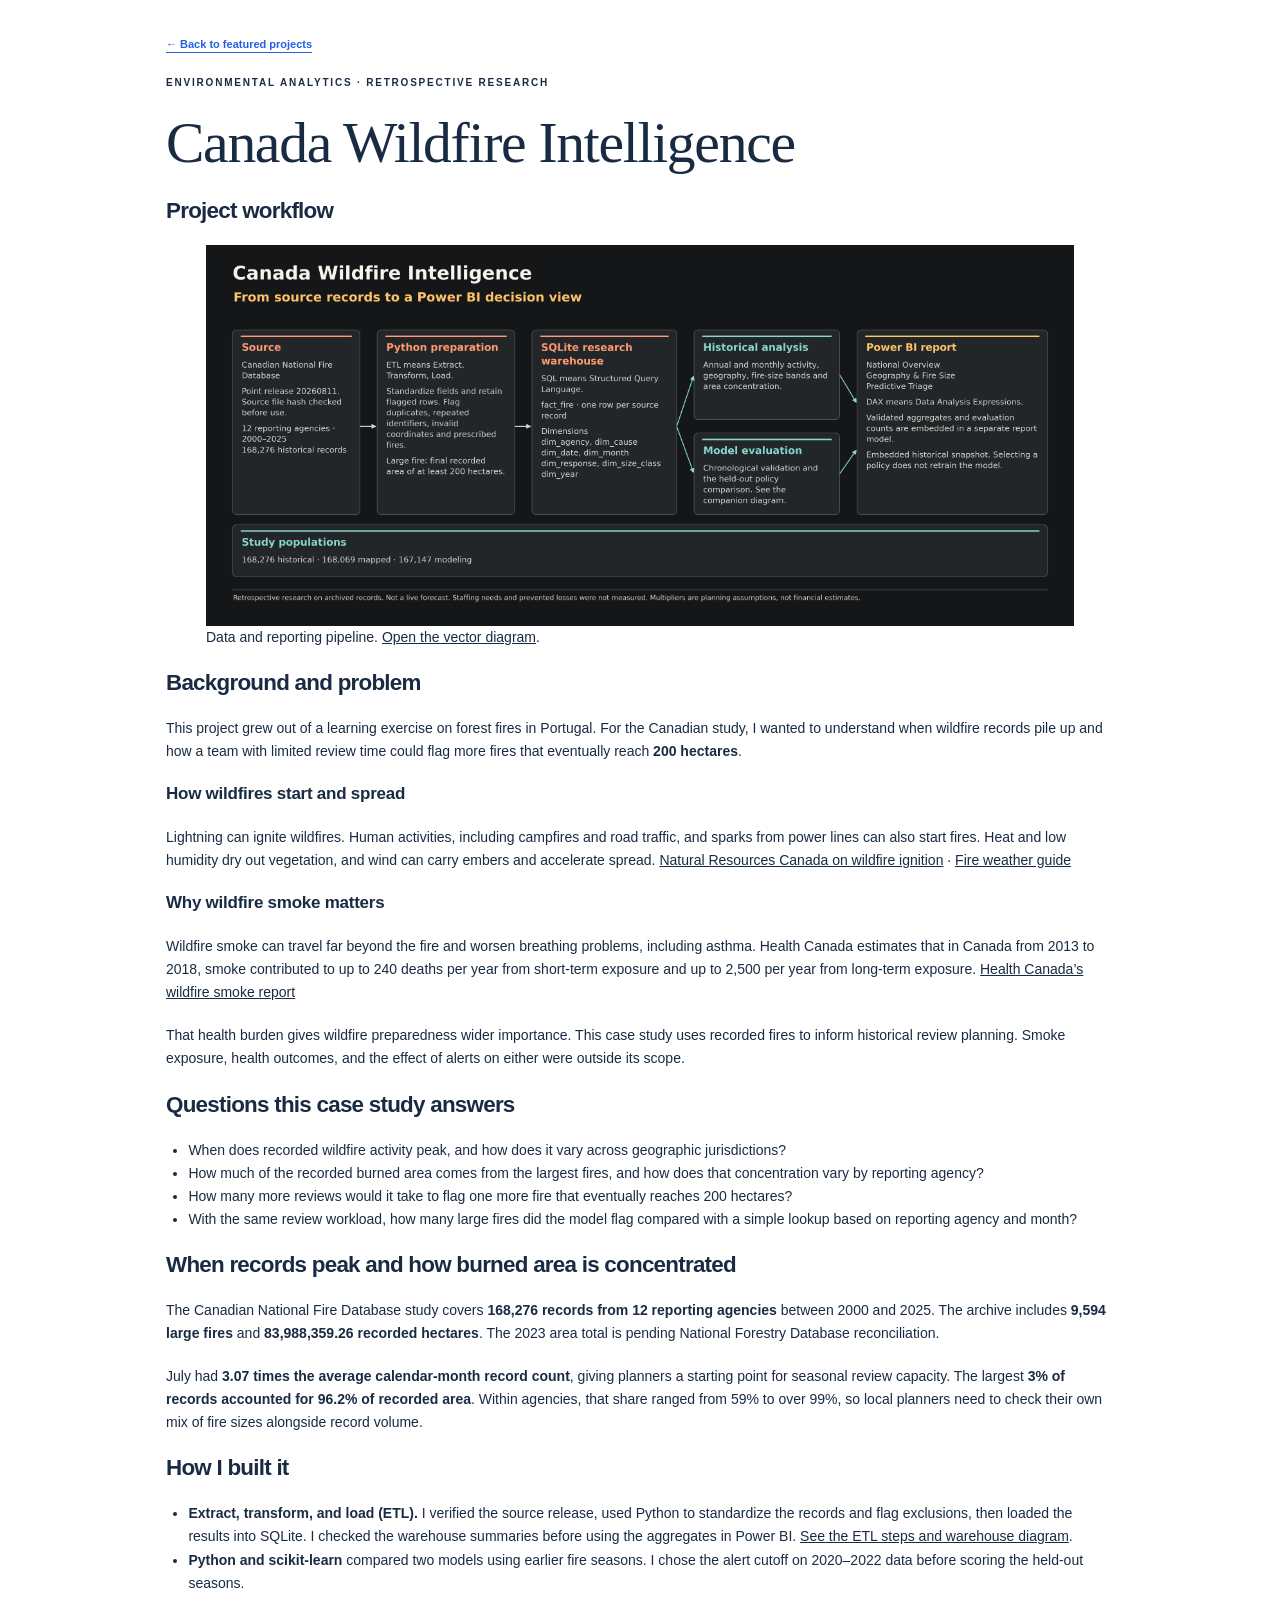
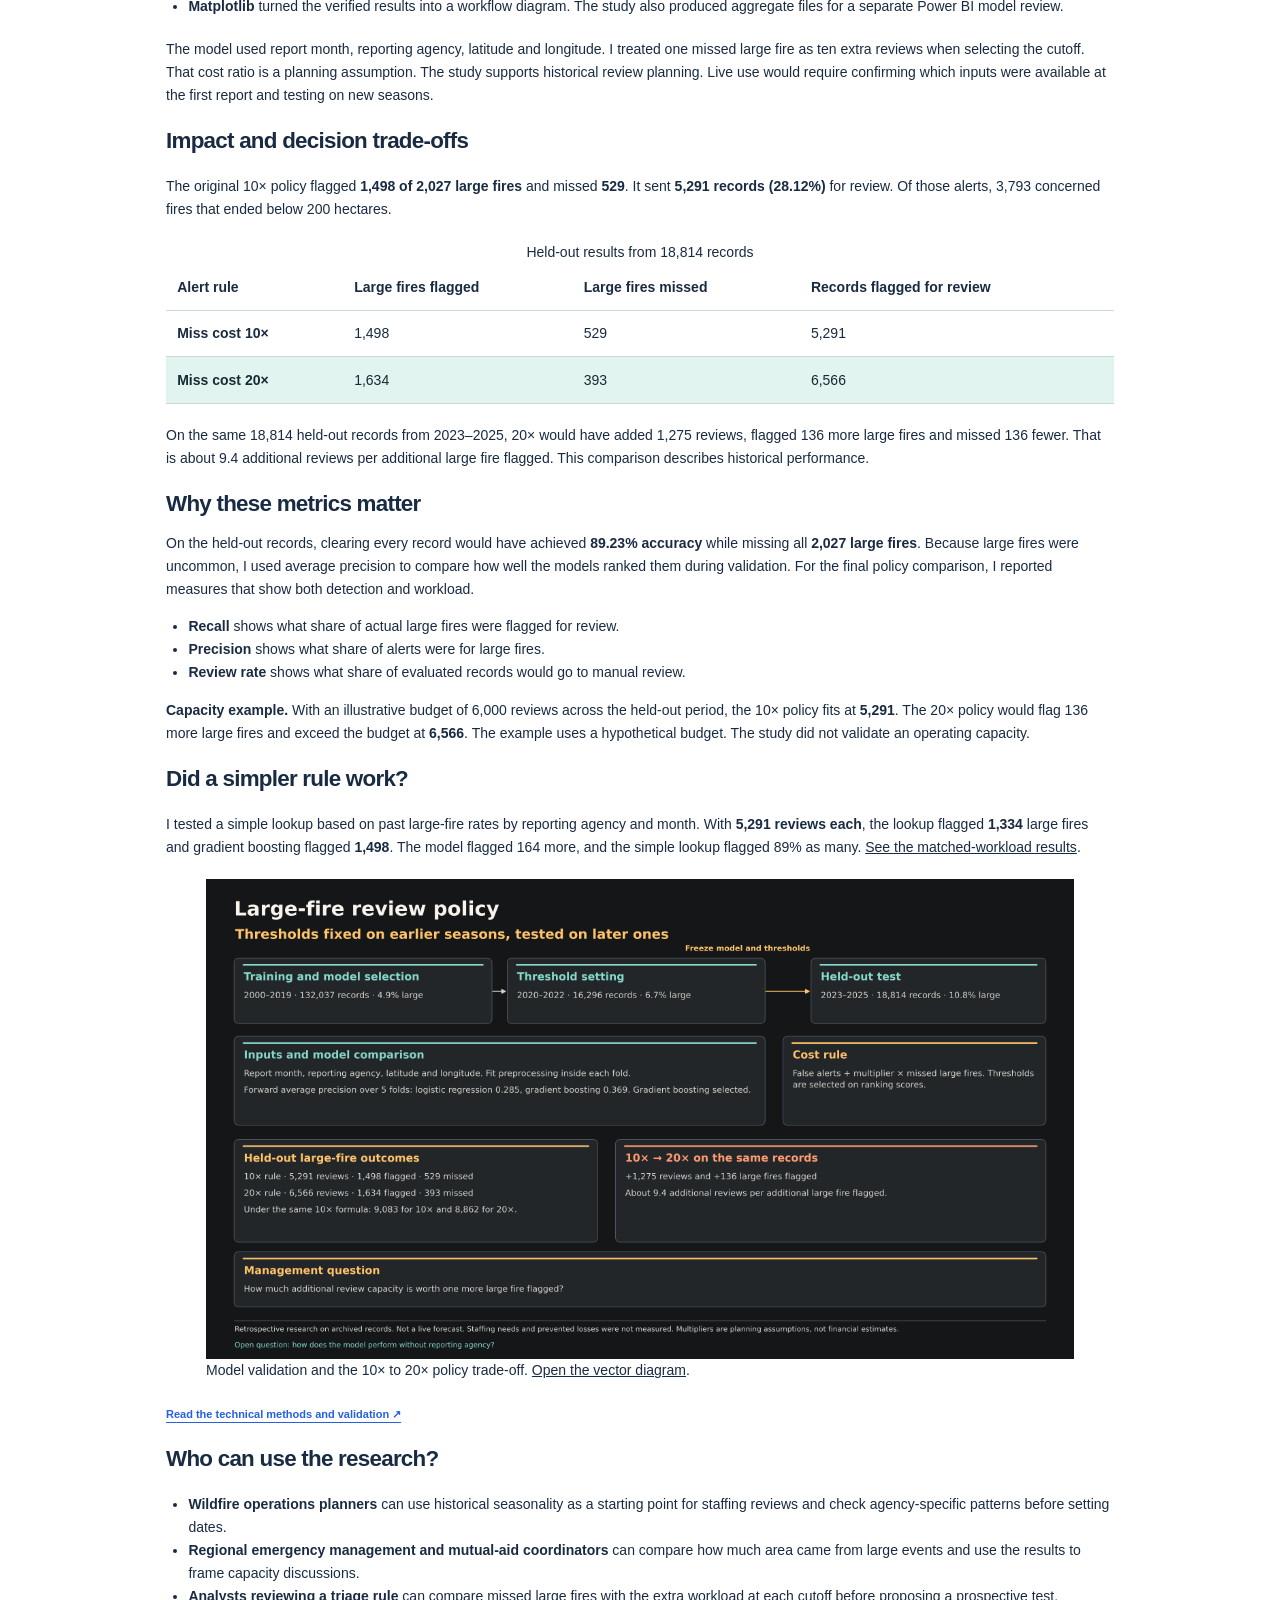
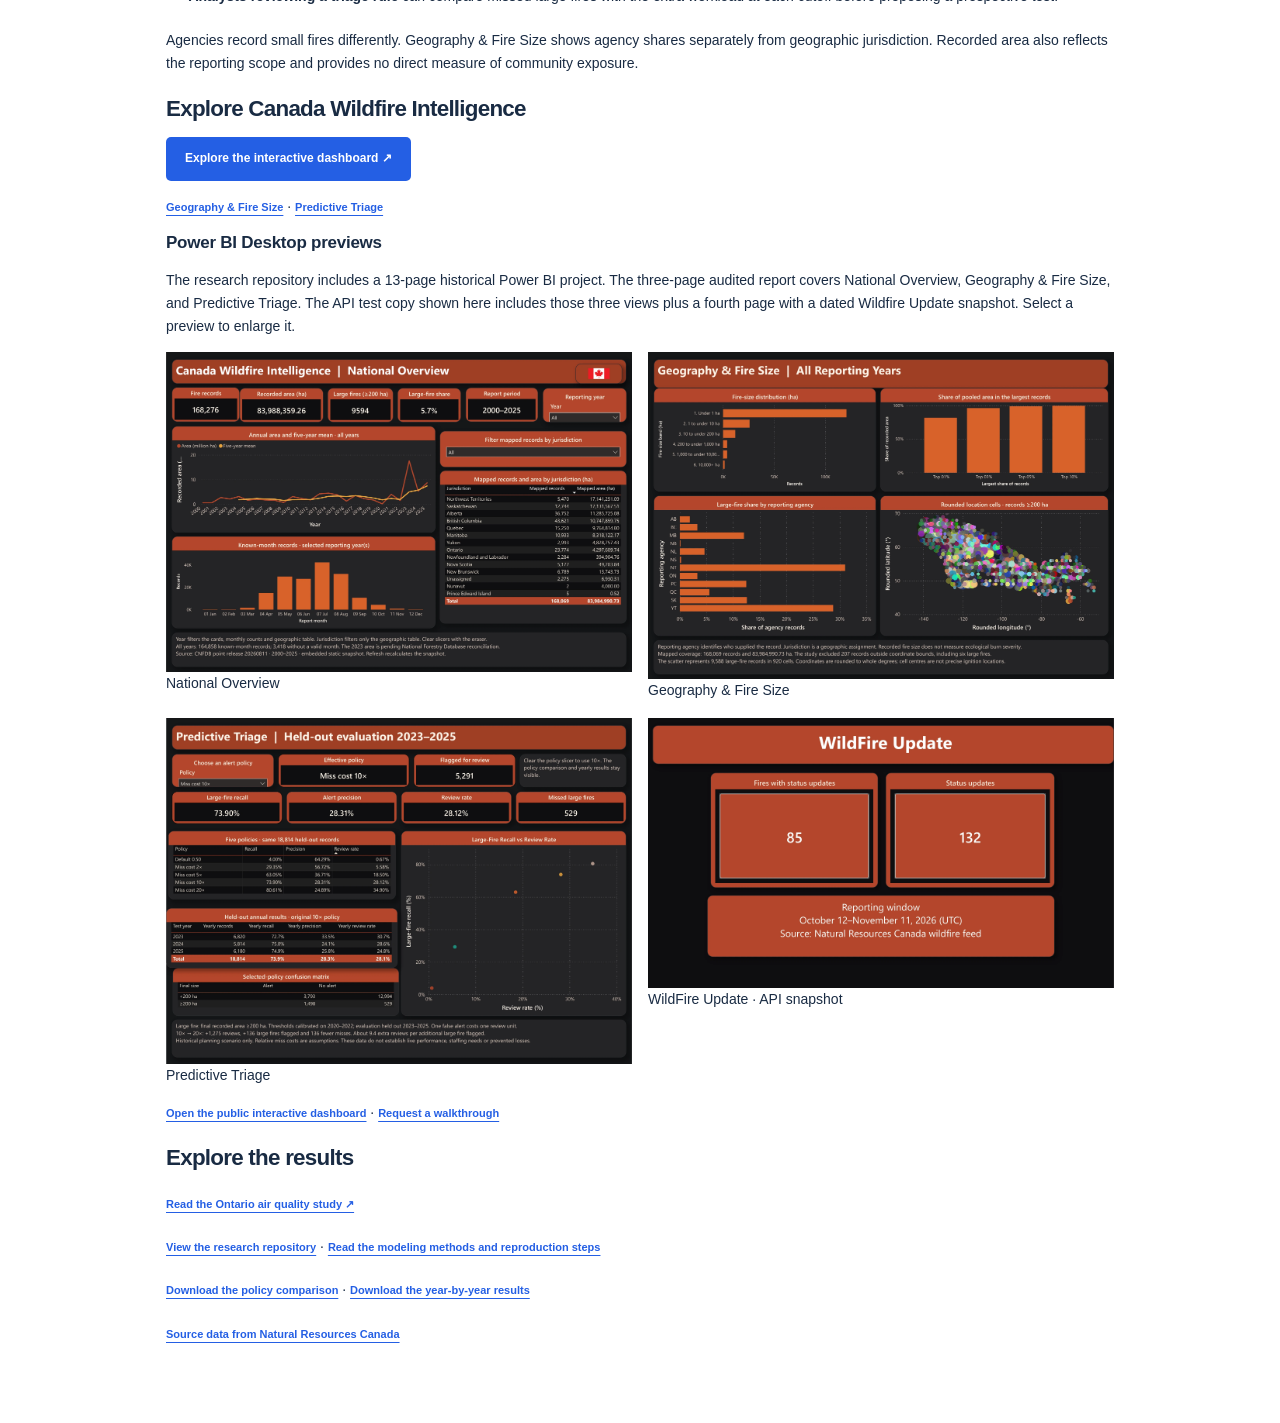
<file: wildfire-triage/index.html>
<!doctype html>
<html lang="en-CA">
<head>
<meta charset="utf-8">
<meta name="viewport" content="width=device-width, initial-scale=1">
  <link rel="icon" href="data:,">
<meta name="description" content="A retrospective Canadian wildfire case study on the trade-off between missed large fires and manual review workload.">
<title>Canada Wildfire Intelligence | Portfolio Case Study</title>
  <meta property="og:type" content="article">
  <meta property="og:url" content="https://mamkon.github.io/wildfire-triage/">
  <meta property="og:title" content="Canada Wildfire Intelligence | Portfolio Case Study">
  <meta property="og:description" content="A retrospective Canadian wildfire case study on the trade-off between missed large fires and manual review workload.">
  <meta property="og:image" content="https://mamkon.github.io/wildfire-triage/og-preview.png">
  <meta property="og:image:width" content="1200">
  <meta property="og:image:height" content="627">
  <meta property="og:image:alt" content="Canada Wildfire Intelligence | Portfolio Case Study">
  <meta name="twitter:card" content="summary_large_image">
<link rel="stylesheet" href="../styles.css">
<style>
  .wildfire { max-width: 980px; margin: 0 auto; padding: 2rem 1rem 4rem; }
  .wildfire > * + * { margin-top: 1.25rem; }
  .wildfire h1 { font-size: clamp(2rem, 5vw, 3.6rem); line-height: 1.08; }
  .wildfire h2 { font-size: 1.4rem; }
  .wildfire ul { padding-left: 1.4rem; }
  .wildfire img { display: block; max-width: 100%; height: auto; }
  .wildfire .report-previews { display: grid; grid-template-columns: repeat(auto-fit, minmax(min(100%, 380px), 1fr)); gap: 1rem; }
  .wildfire .report-previews figure { margin: 0; min-width: 0; scroll-margin-top: 6rem; }
  .wildfire .report-previews figure:target { grid-column: 1 / -1; }
  .wildfire .report-previews figure > a { display: block; }
  .wildfire .report-previews a:focus-visible { outline: 3px solid #a84627; outline-offset: 4px; }
  .wildfire .report-canvas { overflow: hidden; background: #141618; }
  .wildfire .report-canvas img { display: block; width: 100%; height: auto; }
  .wildfire .report-preview-collapse { display: none; }
  .wildfire figure:target .report-preview-collapse { display: inline; }
  .wildfire .table-wrap { overflow-x: auto; }
  .wildfire table { border-collapse: collapse; width: 100%; }
  .wildfire th, .wildfire td { padding: .7rem; text-align: left; border-bottom: 1px solid #cad9dc; }
  .wildfire tbody tr:last-child { background: #e2f4ef; color: #152c33; }
</style>
</head>
<body>
<main class="wildfire">
  <nav aria-label="Portfolio"><a class="text-link" href="../#projects">← Back to featured projects</a></nav>
  <p class="eyebrow">Environmental analytics · Retrospective research</p>
  <h1>Canada Wildfire Intelligence</h1>
  <h2>Project workflow</h2>
  <figure>
    <a href="canada_wildfire_pipeline.png"><img src="canada_wildfire_pipeline.png" width="5400" height="2370" alt="Canadian wildfire records are prepared in Python and loaded into SQLite. Historical analysis and model evaluation feed three Power BI views through an embedded snapshot." loading="lazy"></a>
    <figcaption>Data and reporting pipeline. <a href="canada_wildfire_pipeline.svg">Open the vector diagram</a>.</figcaption>
  </figure>

  <h2>Background and problem</h2>
  <p>This project grew out of a learning exercise on forest fires in Portugal. For the Canadian study, I wanted to understand when wildfire records pile up and how a team with limited review time could flag more fires that eventually reach <strong>200 hectares</strong>.</p>
  <h3>How wildfires start and spread</h3>
  <p>Lightning can ignite wildfires. Human activities, including campfires and road traffic, and sparks from power lines can also start fires. Heat and low humidity dry out vegetation, and wind can carry embers and accelerate spread. <a href="https://natural-resources.canada.ca/forests-forestry/wildland-fires/fire-regime">Natural Resources Canada on wildfire ignition</a> · <a href="https://natural-resources.canada.ca/forests-forestry/wildland-fires/fire-weather">Fire weather guide</a></p>
  <h3>Why wildfire smoke matters</h3>
  <p>Wildfire smoke can travel far beyond the fire and worsen breathing problems, including asthma. Health Canada estimates that in Canada from 2013 to 2018, smoke contributed to up to 240 deaths per year from short-term exposure and up to 2,500 per year from long-term exposure. <a href="https://www.canada.ca/en/services/health/healthy-living/environment/air-quality/wildfire-smoke/human-health-effects-report-summary.html">Health Canada’s wildfire smoke report</a></p>
  <p>That health burden gives wildfire preparedness wider importance. This case study uses recorded fires to inform historical review planning. Smoke exposure, health outcomes, and the effect of alerts on either were outside its scope.</p>

  <h2>Questions this case study answers</h2>
  <ul>
    <li>When does recorded wildfire activity peak, and how does it vary across geographic jurisdictions?</li>
    <li>How much of the recorded burned area comes from the largest fires, and how does that concentration vary by reporting agency?</li>
    <li>How many more reviews would it take to flag one more fire that eventually reaches 200 hectares?</li>
    <li>With the same review workload, how many large fires did the model flag compared with a simple lookup based on reporting agency and month?</li>
  </ul>

  <h2>When records peak and how burned area is concentrated</h2>
  <p>The Canadian National Fire Database study covers <strong>168,276 records from 12 reporting agencies</strong> between 2000 and 2025. The archive includes <strong>9,594 large fires</strong> and <strong>83,988,359.26 recorded hectares</strong>. The 2023 area total is pending National Forestry Database reconciliation.</p>
  <p>July had <strong>3.07 times the average calendar-month record count</strong>, giving planners a starting point for seasonal review capacity. The largest <strong>3% of records accounted for 96.2% of recorded area</strong>. Within agencies, that share ranged from 59% to over 99%, so local planners need to check their own mix of fire sizes alongside record volume.</p>

  <h2>How I built it</h2>
  <ul>
    <li><strong>Extract, transform, and load (ETL).</strong> I verified the source release, used Python to standardize the records and flag exclusions, then loaded the results into SQLite. I checked the warehouse summaries before using the aggregates in Power BI. <a href="https://github.com/mamkon/mamkon.github.io/blob/main/wildfire-triage/TECHNICAL_README.md#etl-workflow">See the ETL steps and warehouse diagram</a>.</li>
    <li><strong>Python and scikit-learn</strong> compared two models using earlier fire seasons. I chose the alert cutoff on 2020–2022 data before scoring the held-out seasons.</li>
    <li><strong>Matplotlib</strong> turned the verified results into a workflow diagram. The study also produced aggregate files for a separate Power BI model review.</li>
  </ul>
  <p>The model used report month, reporting agency, latitude and longitude. I treated one missed large fire as ten extra reviews when selecting the cutoff. That cost ratio is a planning assumption. The study supports historical review planning. Live use would require confirming which inputs were available at the first report and testing on new seasons.</p>

  <h2>Impact and decision trade-offs</h2>
  <p>The original 10× policy flagged <strong>1,498 of 2,027 large fires</strong> and missed <strong>529</strong>. It sent <strong>5,291 records (28.12%)</strong> for review. Of those alerts, 3,793 concerned fires that ended below 200 hectares.</p>
  <div class="table-wrap" tabindex="0" role="region" aria-label="Alert policy comparison">
    <table>
      <caption>Held-out results from 18,814 records</caption>
      <thead><tr><th scope="col">Alert rule</th><th scope="col">Large fires flagged</th><th scope="col">Large fires missed</th><th scope="col">Records flagged for review</th></tr></thead>
      <tbody>
        <tr><th scope="row">Miss cost 10×</th><td>1,498</td><td>529</td><td>5,291</td></tr>
        <tr><th scope="row">Miss cost 20×</th><td>1,634</td><td>393</td><td>6,566</td></tr>
      </tbody>
    </table>
  </div>
  <p>On the same 18,814 held-out records from 2023–2025, 20× would have added 1,275 reviews, flagged 136 more large fires and missed 136 fewer. That is about 9.4 additional reviews per additional large fire flagged. This comparison describes historical performance.</p>
  <section aria-labelledby="wildfire-metrics-heading">
    <h2 id="wildfire-metrics-heading">Why these metrics matter</h2>
    <p>On the held-out records, clearing every record would have achieved <strong>89.23% accuracy</strong> while missing all <strong>2,027 large fires</strong>. Because large fires were uncommon, I used average precision to compare how well the models ranked them during validation. For the final policy comparison, I reported measures that show both detection and workload.</p>
    <ul>
      <li><strong>Recall</strong> shows what share of actual large fires were flagged for review.</li>
      <li><strong>Precision</strong> shows what share of alerts were for large fires.</li>
      <li><strong>Review rate</strong> shows what share of evaluated records would go to manual review.</li>
    </ul>
    <p><strong>Capacity example.</strong> With an illustrative budget of 6,000 reviews across the held-out period, the 10× policy fits at <strong>5,291</strong>. The 20× policy would flag 136 more large fires and exceed the budget at <strong>6,566</strong>. The example uses a hypothetical budget. The study did not validate an operating capacity.</p>
  </section>
  <h2>Did a simpler rule work?</h2>
  <p>I tested a simple lookup based on past large-fire rates by reporting agency and month. With <strong>5,291 reviews each</strong>, the lookup flagged <strong>1,334</strong> large fires and gradient boosting flagged <strong>1,498</strong>. The model flagged 164 more, and the simple lookup flagged 89% as many. <a href="https://github.com/mamkon/wildfire-seasonal-risk-research/blob/5032c23008de0346b52afae4e6fe19bb01ab2b03/modeling/results/agency_month_baseline.json">See the matched-workload results</a>.</p>
  <figure>
    <a href="canada_wildfire_validation_decision.png"><img src="canada_wildfire_validation_decision.png" width="5100" height="2820" alt="The model trains on 2000–2019, sets thresholds on 2020–2022 and is tested on 2023–2025. The 20× policy flags 136 more large fires for 1,275 additional reviews." loading="lazy"></a>
    <figcaption>Model validation and the 10× to 20× policy trade-off. <a href="canada_wildfire_validation_decision.svg">Open the vector diagram</a>.</figcaption>
  </figure>
  <p><a class="text-link" href="https://github.com/mamkon/mamkon.github.io/blob/main/wildfire-triage/TECHNICAL_README.md">Read the technical methods and validation ↗</a></p>
  <h2>Who can use the research?</h2>
  <ul>
    <li><strong>Wildfire operations planners</strong> can use historical seasonality as a starting point for staffing reviews and check agency-specific patterns before setting dates.</li>
    <li><strong>Regional emergency management and mutual-aid coordinators</strong> can compare how much area came from large events and use the results to frame capacity discussions.</li>
    <li><strong>Analysts reviewing a triage rule</strong> can compare missed large fires with the extra workload at each cutoff before proposing a prospective test.</li>
  </ul>
  <p>Agencies record small fires differently. Geography &amp; Fire Size shows agency shares separately from geographic jurisdiction. Recorded area also reflects the reporting scope and provides no direct measure of community exposure.</p>
  <section id="executive-summary" aria-labelledby="dashboard-preview-heading">
    <h2 id="dashboard-preview-heading">Explore Canada Wildfire Intelligence</h2>
    <p><a class="button" href="dashboard/">Explore the interactive dashboard ↗</a></p>
    <p><a class="text-link" href="dashboard/#geography">Geography &amp; Fire Size</a> · <a class="text-link" href="dashboard/#triage">Predictive Triage</a></p>
    <h3>Power BI Desktop previews</h3>
    <p>The research repository includes a 13-page historical Power BI project. The three-page audited report covers National Overview, Geography &amp; Fire Size, and Predictive Triage. The API test copy shown here includes those three views plus a fourth page with a dated Wildfire Update snapshot. Select a preview to enlarge it.</p>
    <div class="report-previews">
      <figure id="report-national" class="report-national"><a href="#report-national" aria-label="Enlarge National Overview report preview"><div class="report-canvas"><img src="power-bi-preview/national-overview.webp" srcset="power-bi-preview/national-overview.webp 1200w, power-bi-preview/national-overview@2x.webp 2400w" sizes="(max-width: 1240px) 100vw, 1240px" width="1200" height="825" alt="Power BI National Overview showing the report period, national totals, annual area, monthly counts and jurisdiction table." loading="lazy"></div></a><figcaption>National Overview <a class="report-preview-collapse" href="#dashboard-preview-heading">· Back to previews</a></figcaption></figure>
      <figure id="report-geography" class="report-geography"><a href="#report-geography" aria-label="Enlarge Geography &amp; Fire Size report preview"><div class="report-canvas"><img src="power-bi-preview/geography-fire-size.webp" srcset="power-bi-preview/geography-fire-size.webp 1200w, power-bi-preview/geography-fire-size@2x.webp 2400w" sizes="(max-width: 1240px) 100vw, 1240px" width="1200" height="843" alt="Power BI Geography and Fire Size showing size bands, reporting agency shares, area concentration and rounded large-fire cells." loading="lazy"></div></a><figcaption>Geography &amp; Fire Size <a class="report-preview-collapse" href="#dashboard-preview-heading">· Back to previews</a></figcaption></figure>
      <figure id="report-triage" class="report-triage"><a href="#report-triage" aria-label="Enlarge Predictive Triage report preview"><div class="report-canvas"><img src="power-bi-preview/predictive-triage.webp" srcset="power-bi-preview/predictive-triage.webp 1200w, power-bi-preview/predictive-triage@2x.webp 2400w" sizes="(max-width: 1240px) 100vw, 1240px" width="1200" height="891" alt="Power BI Predictive Triage showing the 10× policy, five-policy comparison, confusion matrix and held-out annual results." loading="lazy"></div></a><figcaption>Predictive Triage <a class="report-preview-collapse" href="#dashboard-preview-heading">· Back to previews</a></figcaption></figure>
      <figure id="report-api" class="report-api"><a href="#report-api" aria-label="Enlarge WildFire Update report preview"><div class="report-canvas"><img src="power-bi-preview/wildfire-update.webp" srcset="power-bi-preview/wildfire-update.webp 1200w, power-bi-preview/wildfire-update@2x.webp 2400w" sizes="(max-width: 1240px) 100vw, 1240px" width="1200" height="694" alt="WildFire Update shows 85 distinct fires with 132 status updates from October 12 to November 11, 2026 UTC, using the Natural Resources Canada wildfire feed." loading="lazy"></div></a><figcaption>WildFire Update · API snapshot <a class="report-preview-collapse" href="#dashboard-preview-heading">· Back to previews</a></figcaption></figure>
    </div>
    <p><a class="text-link" href="dashboard/">Open the public interactive dashboard</a> · <a class="text-link" href="../#contact">Request a walkthrough</a></p>
  </section>

  <h2>Explore the results</h2>
  <p><a class="text-link" href="../air-quality-research/">Read the Ontario air quality study ↗</a></p>
  <p><a class="text-link" href="https://github.com/mamkon/wildfire-seasonal-risk-research">View the research repository</a> · <a class="text-link" href="https://github.com/mamkon/wildfire-seasonal-risk-research/tree/main/modeling">Read the modeling methods and reproduction steps</a></p>
  <p><a class="text-link" href="test_policies.csv" download>Download the policy comparison</a> · <a class="text-link" href="test_by_year.csv" download>Download the year-by-year results</a></p>
  <p><a class="text-link" href="https://cwfis.cfs.nrcan.gc.ca/downloads/nfdb/fire_pnt/current_version/">Source data from Natural Resources Canada</a></p>
</main>
</body>
</html>
</file>
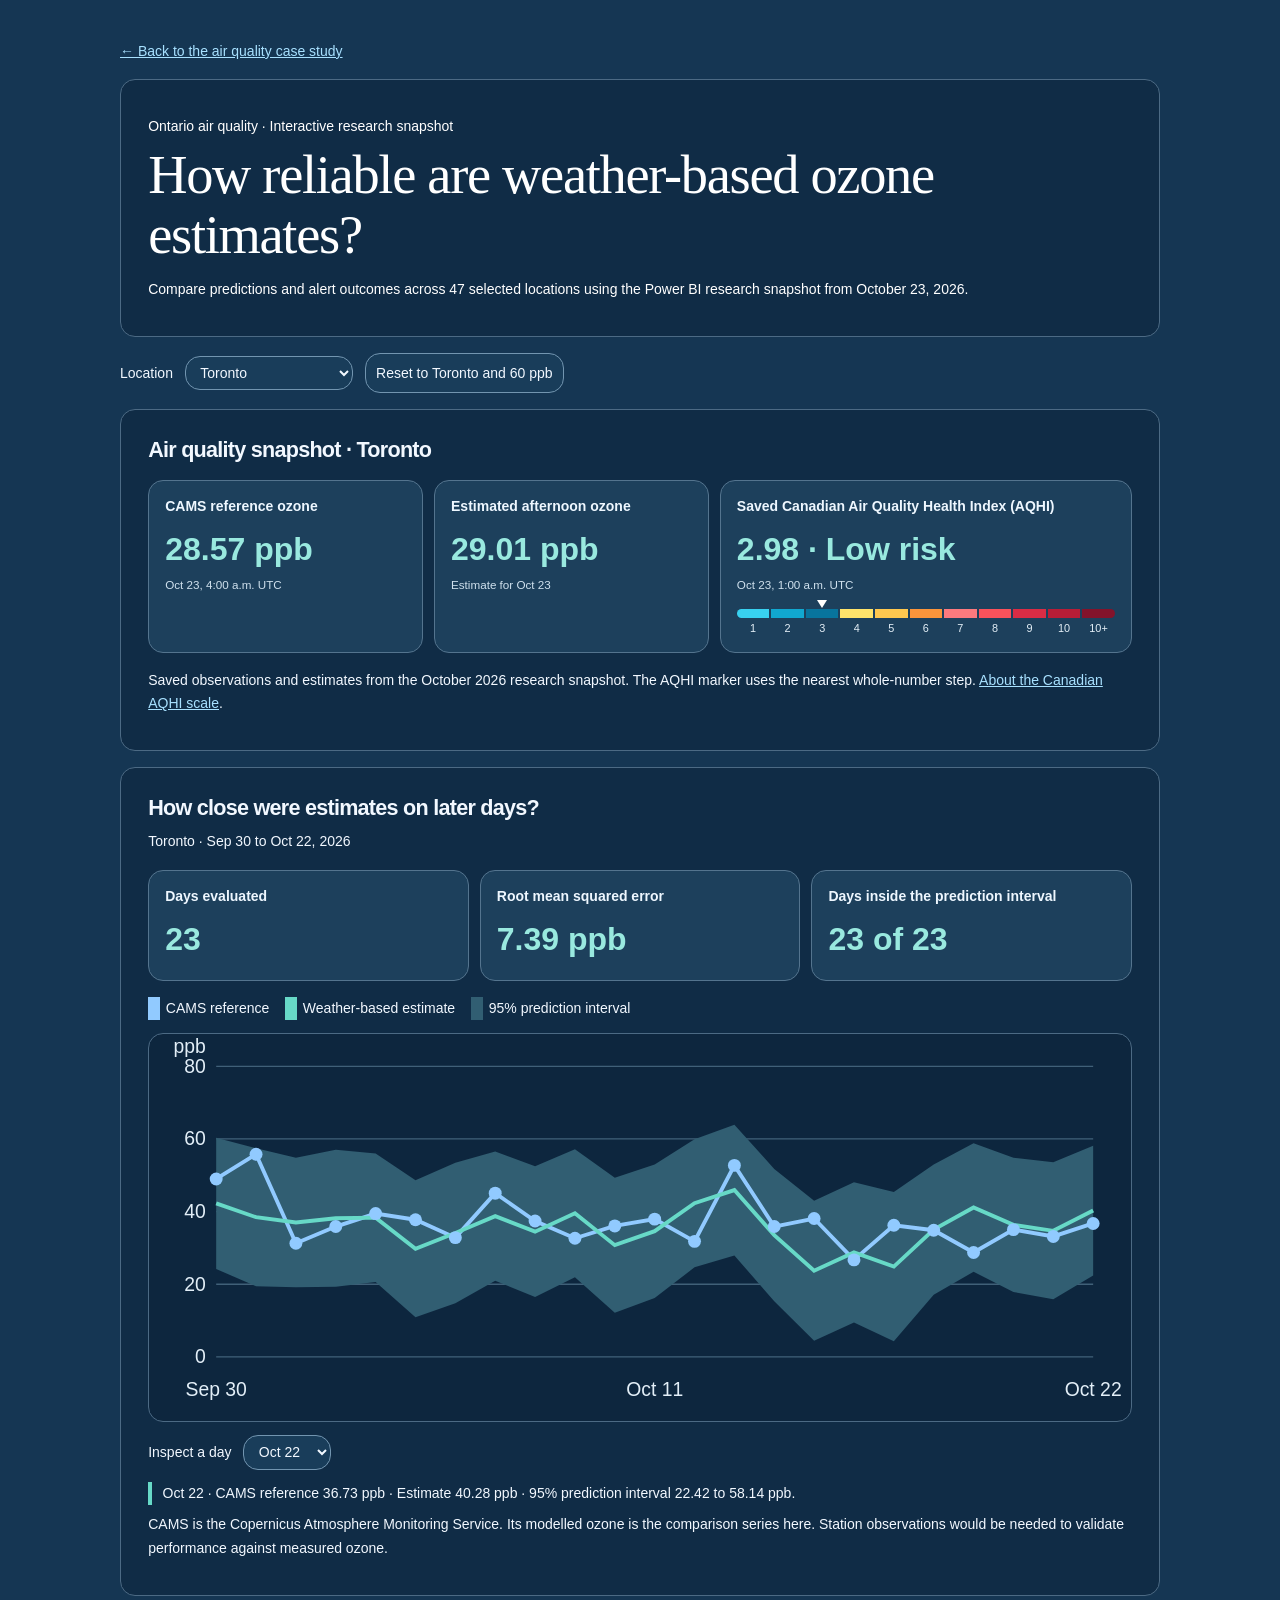
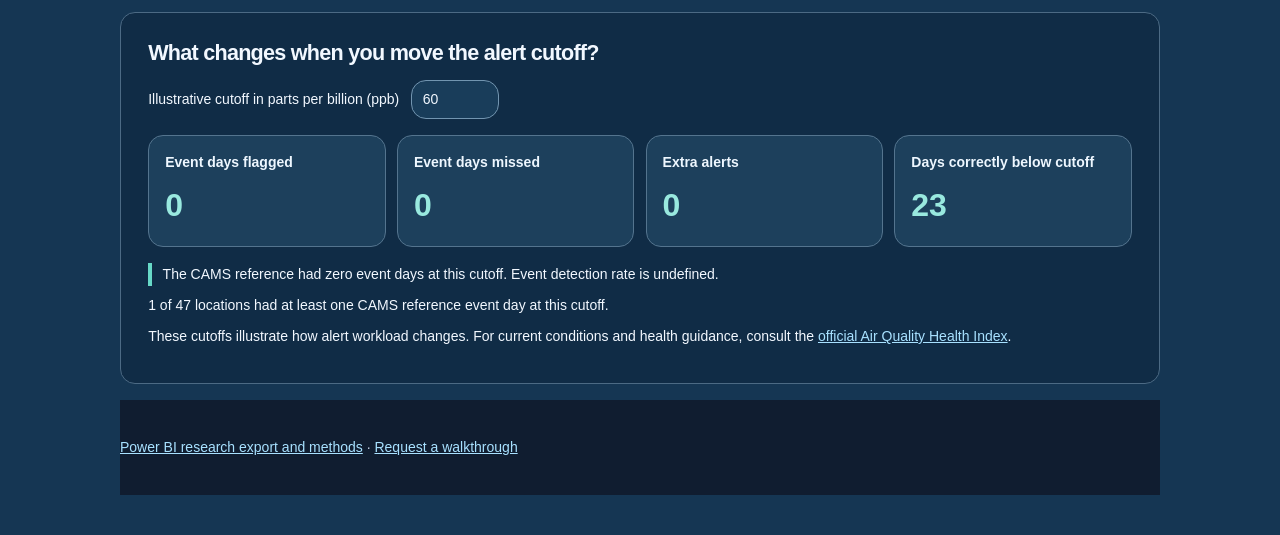
<file: air-quality-research/dashboard/index.html>
<!doctype html>
<html lang="en-CA">
<head>
  <meta charset="utf-8">
  <meta name="viewport" content="width=device-width, initial-scale=1">
  <meta name="description" content="Compare weather-based ozone estimates and alert thresholds across 47 selected Ontario locations.">
  <title>Ontario Ozone | Interactive Research Dashboard</title>
  <link rel="stylesheet" href="../../styles.css">
  <script src="dashboard.js?v=2" defer></script>
  <style>
    :root { color-scheme: dark; }
    body { background: #153653; color: #f2f8ff; }
    main { max-width: 1120px; margin: auto; padding: clamp(1rem, 4vw, 2.5rem); }
    main a { color: #a8e1ff; }
    header, section { border: 1px solid #4c6a84; border-radius: 15px; padding: clamp(1rem, 3vw, 1.7rem); margin: 1rem 0; }
    header { color: #fff; background: #102c46; }
    header h1 { font-size: clamp(2rem, 5vw, 3.4rem); line-height: 1.1; margin: .35rem 0 .75rem; }
    header p, section p, footer p { margin: .5rem 0; }
    section { background: #102c46; }
    h2 { margin-top: 0; font-size: 1.35rem; }
    .controls { display: flex; flex-wrap: wrap; align-items: center; gap: .55rem .75rem; margin: .8rem 0; }
    select, input, button { font: inherit; color: inherit; background: #193d5a; border: 1px solid #7295b0; padding: .45rem .65rem; border-radius: 15px; max-width: 100%; }
    input { width: 5.5rem; }
    button { cursor: pointer; }
    :focus-visible { outline: 3px solid #ffd166; outline-offset: 3px; }
    .cards { display: grid; grid-template-columns: repeat(auto-fit, minmax(140px, 1fr)); gap: .7rem; margin: 1rem 0; }
    .cards > div { min-width: 0; padding: .9rem 1rem; background: #1d405c; border: 1px solid #54748e; border-radius: 15px; }
    .cards dt { font-weight: 650; color: #eef7ff; }
    .cards dd { margin: .3rem 0 0; font-size: clamp(1.45rem, 3vw, 2rem); font-weight: 750; color: #99e9df; font-variant-numeric: tabular-nums; }
    .cards small { display: block; color: #d0e1ee; line-height: 1.5; }
    .snapshot-cards { grid-template-columns: 1fr 1fr minmax(235px, 1.5fr); }
    .aqhi-scale, .aqhi-track, .aqhi-labels { display: grid; grid-template-columns: repeat(11, minmax(0, 1fr)); gap: 2px; }
    .aqhi-scale { margin-top: .95rem; }
    .aqhi-scale[hidden] { display: none; }
    .aqhi-track { grid-area: 1 / 1 / 2 / -1; height: .55rem; border-radius: 15px; overflow: hidden; }
    .aqhi-labels { grid-area: 2 / 1 / 3 / -1; color: #e4eff7; font-size: .68rem; text-align: center; }
    .aqhi-marker { grid-row: 1; grid-column: var(--step, 1); justify-self: center; align-self: start; margin-top: -.55rem; z-index: 1; width: 0; height: 0; border: .32rem solid transparent; border-top: .5rem solid #fff; }
    .legend { display: flex; flex-wrap: wrap; gap: .3rem 1rem; }
    .key { border-left: .8rem solid var(--key); padding-left: .35rem; }
    svg { width: 100%; max-height: 390px; display: block; }
    #chart { background: #0d263e; border: 1px solid #4c6a84; border-radius: 15px; margin-top: .8rem; }
    .axis { fill: #e2eef7; font-size: 15px; }
    .point { cursor: pointer; }
    .point:hover, .point:focus { stroke: #fff; stroke-width: 4; }
    .note { border-left: 4px solid #67d9c7; padding-left: .65rem; }
    @media (max-width: 700px) { .snapshot-cards { grid-template-columns: repeat(2, minmax(0, 1fr)); } .snapshot-cards > :last-child { grid-column: 1 / -1; } }
    @media (max-width: 385px) { .snapshot-cards { grid-template-columns: 1fr; } }
  </style>
</head>
<body>
<main>
  <nav aria-label="Portfolio"><a href="../">← Back to the air quality case study</a></nav>
  <header>
    <p>Ontario air quality · Interactive research snapshot</p>
    <h1>How reliable are weather-based ozone estimates?</h1>
    <p>Compare predictions and alert outcomes across 47 selected locations using the Power BI research snapshot from October 23, 2026.</p>
  </header>
  <p id="status" role="status">Loading the research snapshot…</p>
  <div id="dashboard" hidden>
    <div class="controls">
      <label for="location">Location</label>
      <select id="location"></select>
      <button id="reset" type="button">Reset to Toronto and 60 ppb</button>
    </div>
    <section aria-labelledby="snapshot-heading">
      <h2 id="snapshot-heading">Air quality snapshot <span id="snapshot-location"></span></h2>
      <dl class="cards snapshot-cards" aria-live="polite">
        <div><dt>CAMS reference ozone</dt><dd id="snapshot-ozone"></dd><small id="snapshot-ozone-date"></small></div>
        <div><dt>Estimated afternoon ozone</dt><dd id="snapshot-estimate"></dd><small id="snapshot-estimate-date"></small></div>
        <div><dt>Saved Canadian Air Quality Health Index (AQHI)</dt><dd id="aqhi-value"></dd><small id="aqhi-date"></small>
          <div id="aqhi-scale" class="aqhi-scale" aria-hidden="true">
            <span id="aqhi-marker" class="aqhi-marker"></span>
            <div id="aqhi-track" class="aqhi-track"></div>
            <div id="aqhi-labels" class="aqhi-labels"></div>
          </div>
        </div>
      </dl>
      <p>Saved observations and estimates from the October 2026 research snapshot. The AQHI marker uses the nearest whole-number step. <a href="https://www.canada.ca/en/environment-climate-change/services/air-quality-health-index/about.html">About the Canadian AQHI scale</a>.</p>
    </section>
    <section aria-labelledby="validation-heading">
      <h2 id="validation-heading">How close were estimates on later days?</h2>
      <p id="period"></p>
      <dl class="cards" aria-live="polite">
        <div><dt>Days evaluated</dt><dd id="days"></dd></div>
        <div><dt>Root mean squared error</dt><dd id="rmse"></dd></div>
        <div><dt>Days inside the prediction interval</dt><dd id="coverage"></dd></div>
      </dl>
      <div class="legend">
        <span class="key" style="--key:#91caff">CAMS reference</span>
        <span class="key" style="--key:#67d9c7">Weather-based estimate</span>
        <span class="key" style="--key:#315e72">95% prediction interval</span>
      </div>
      <svg id="chart" viewBox="0 0 760 300" role="group" aria-label="Daily reference and estimated ozone in parts per billion"></svg>
      <div class="controls"><label for="day">Inspect a day</label><select id="day"></select></div>
      <p id="day-detail" class="note" aria-live="polite"></p>
      <p>CAMS is the Copernicus Atmosphere Monitoring Service. Its modelled ozone is the comparison series here. Station observations would be needed to validate performance against measured ozone.</p>
    </section>
    <section aria-labelledby="alert-heading">
      <h2 id="alert-heading">What changes when you move the alert cutoff?</h2>
      <div class="controls">
        <label for="threshold">Illustrative cutoff in parts per billion (ppb)</label>
        <input id="threshold" type="number" min="20" max="100" step="1" value="60">
      </div>
      <dl class="cards" aria-live="polite">
        <div><dt>Event days flagged</dt><dd id="hits"></dd></div>
        <div><dt>Event days missed</dt><dd id="misses"></dd></div>
        <div><dt>Extra alerts</dt><dd id="extra"></dd></div>
        <div><dt>Days correctly below cutoff</dt><dd id="quiet"></dd></div>
      </dl>
      <p id="threshold-detail" class="note" aria-live="polite"></p>
      <p id="study-support"></p>
      <p>These cutoffs illustrate how alert workload changes. For current conditions and health guidance, consult the <a href="https://www.canada.ca/en/environment-climate-change/services/air-quality-health-index.html">official Air Quality Health Index</a>.</p>
    </section>
  </div>
  <footer>
    <p><a href="https://github.com/mamkon/air-quality-analysis-research-analysis/tree/main/powerbi">Power BI research export and methods</a> · <a href="../../#contact">Request a walkthrough</a></p>
  </footer>
</main>
</body>
</html>
</file>
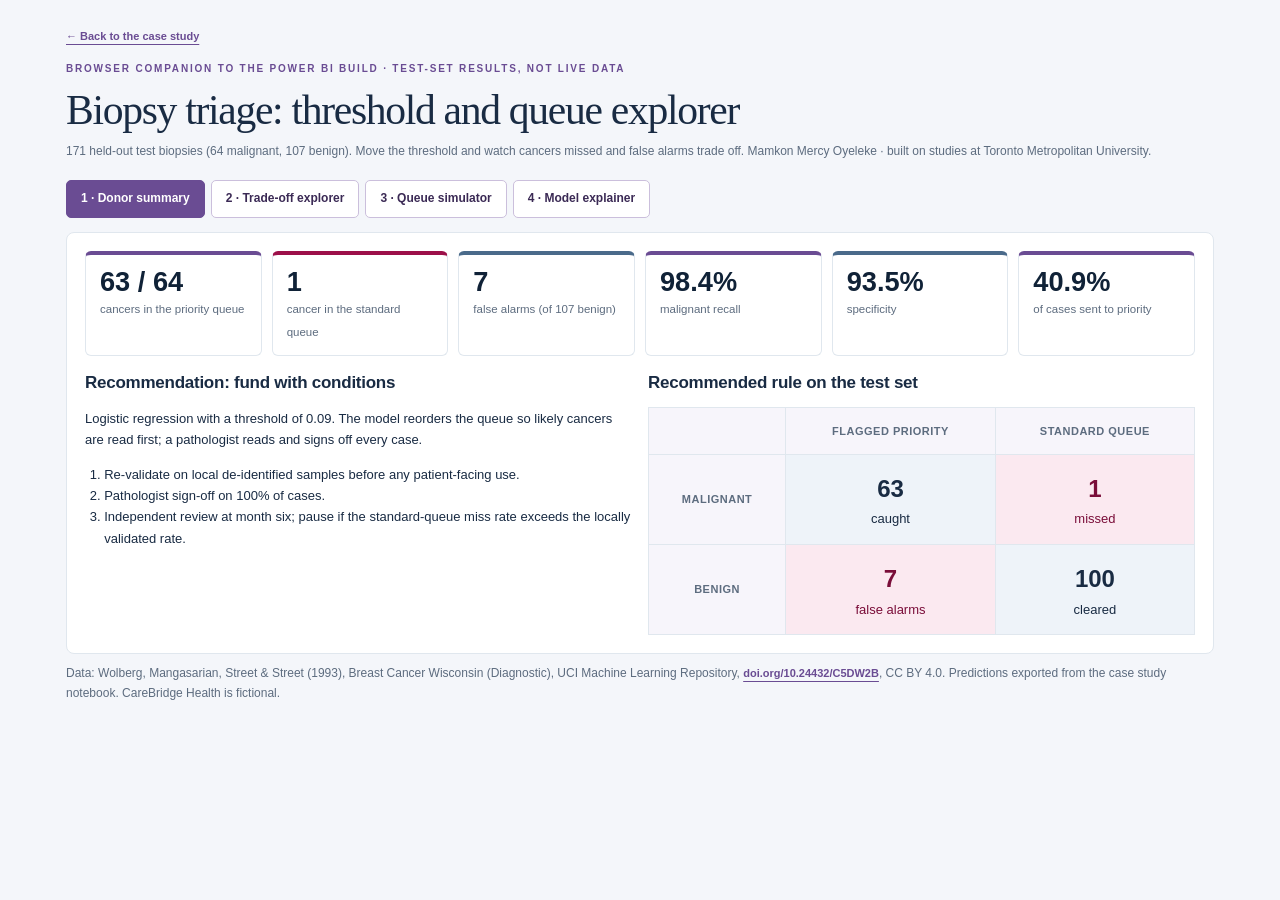
<file: biopsy-triage/dashboard/index.html>
<!doctype html>
<html lang="en-CA">
<head>
<meta charset="utf-8">
<meta name="viewport" content="width=device-width, initial-scale=1">
<link rel="icon" href="data:,">
<title>Biopsy Triage Dashboard | Threshold and Queue Explorer</title>
<link rel="stylesheet" href="../../styles.css">
<style>
  body { background: #f4f6fa; }
  .db { max-width: 1180px; margin: 0 auto; padding: 1.5rem 1rem 3rem; }
  .db h1 { font-size: clamp(1.8rem, 4vw, 2.6rem); margin: .4rem 0 .6rem; }
  .db .eyebrow { color: #6a4c93; }
  .db .meta { font-size: 12px; color: #5d6c7f; margin: 0; }
  .db .text-link { color: #6a4c93; }
  .tabs { display: flex; gap: 6px; flex-wrap: wrap; margin: 18px 0 14px; }
  .tabs button { border: 1px solid #cbbfdc; background: #fff; color: #3b2a55; padding: 8px 14px; border-radius: 5px; font-size: 12px; font-weight: 700; }
  .tabs button[aria-selected="true"] { background: #6a4c93; color: #fff; border-color: #6a4c93; }
  .panel { background: #fff; border: 1px solid #e0e7ee; border-radius: 8px; padding: 18px; }
  .controls { display: grid; grid-template-columns: repeat(auto-fit, minmax(220px, 1fr)); gap: 14px; margin-bottom: 16px; }
  .control { background: #f7f5fb; border: 1px solid #e6def1; border-radius: 6px; padding: 10px 12px; }
  .control label { display: flex; justify-content: space-between; font-size: 12px; font-weight: 700; color: #2d1f42; }
  .control input[type=range] { width: 100%; accent-color: #6a4c93; }
  .control select { width: 100%; padding: 6px; border: 1px solid #cbbfdc; border-radius: 4px; font: inherit; margin-top: 4px; }
  .control small { font-size: 11px; color: #5d6c7f; }
  .kpis { display: grid; grid-template-columns: repeat(auto-fit, minmax(160px, 1fr)); gap: 10px; margin-bottom: 16px; }
  .kpi { border: 1px solid #e0e7ee; border-top: 4px solid #6a4c93; border-radius: 6px; padding: 12px 14px; background: #fff; }
  .kpi.alert { border-top-color: #9c1049; }
  .kpi.calm { border-top-color: #4a6a8a; }
  .kpi strong { display: block; font-size: 1.7rem; line-height: 1.1; color: #102237; }
  .kpi span { font-size: 11.5px; color: #5d6c7f; }
  .grid2 { display: grid; grid-template-columns: 1fr 1fr; gap: 16px; }
  .chart-box { position: relative; height: 300px; }
  .cm { border-collapse: collapse; width: 100%; font-size: 13px; text-align: center; }
  .cm th, .cm td { border: 1px solid #e0e7ee; padding: 14px 8px; }
  .cm th { background: #f7f5fb; font-size: 11px; text-transform: uppercase; letter-spacing: .5px; color: #5d6c7f; }
  .cm td strong { display: block; font-size: 1.5rem; }
  .cm .good { background: #eef3f9; }
  .cm .bad { background: #fbe9f0; color: #7a0d39; }
  .note { font-size: 12px; color: #5d6c7f; margin-top: 10px; }
  .callout { padding: 12px 14px; background: #f0f4f8; border-left: 4px solid #6a4c93; border-radius: 4px; font-size: 13px; margin-top: 14px; }
  table.simple { border-collapse: collapse; width: 100%; font-size: 13px; }
  table.simple th, table.simple td { border-bottom: 1px solid #e0e7ee; padding: 8px; text-align: left; }
  table.simple th { font-size: 11px; text-transform: uppercase; color: #5d6c7f; }
  [hidden] { display: none !important; }
  @media (max-width: 800px) { .grid2 { grid-template-columns: 1fr; } }
</style>
</head>
<body>
<main class="db">
  <nav aria-label="Portfolio"><a class="text-link" href="../">← Back to the case study</a></nav>
  <p class="eyebrow" style="margin-top:14px">Browser companion to the Power BI build · Test-set results, not live data</p>
  <h1>Biopsy triage: threshold and queue explorer</h1>
  <p class="meta">171 held-out test biopsies (64 malignant, 107 benign). Move the threshold and watch cancers missed and false alarms trade off. Mamkon Mercy Oyeleke · built on studies at Toronto Metropolitan University.</p>

  <div class="tabs" role="tablist">
    <button role="tab" aria-selected="true" aria-controls="p1" id="t1">1 · Donor summary</button>
    <button role="tab" aria-selected="false" aria-controls="p2" id="t2">2 · Trade-off explorer</button>
    <button role="tab" aria-selected="false" aria-controls="p3" id="t3">3 · Queue simulator</button>
    <button role="tab" aria-selected="false" aria-controls="p4" id="t4">4 · Model explainer</button>
  </div>

  <section class="panel" id="p1" role="tabpanel" aria-labelledby="t1">
    <div class="kpis">
      <div class="kpi"><strong>63 / 64</strong><span>cancers in the priority queue</span></div>
      <div class="kpi alert"><strong>1</strong><span>cancer in the standard queue</span></div>
      <div class="kpi calm"><strong>7</strong><span>false alarms (of 107 benign)</span></div>
      <div class="kpi"><strong>98.4%</strong><span>malignant recall</span></div>
      <div class="kpi calm"><strong>93.5%</strong><span>specificity</span></div>
      <div class="kpi"><strong>40.9%</strong><span>of cases sent to priority</span></div>
    </div>
    <div class="grid2">
      <div>
        <h3 style="margin-top:0">Recommendation: fund with conditions</h3>
        <p style="font-size:13px">Logistic regression with a threshold of 0.09. The model reorders the queue so likely cancers are read first; a pathologist reads and signs off every case.</p>
        <ol style="font-size:13px;padding-left:1.2rem">
          <li>Re-validate on local de-identified samples before any patient-facing use.</li>
          <li>Pathologist sign-off on 100% of cases.</li>
          <li>Independent review at month six; pause if the standard-queue miss rate exceeds the locally validated rate.</li>
        </ol>
      </div>
      <div>
        <h3 style="margin-top:0">Recommended rule on the test set</h3>
        <table class="cm" aria-label="Confusion matrix for the recommended rule">
          <tr><th></th><th>Flagged priority</th><th>Standard queue</th></tr>
          <tr><th>Malignant</th><td class="good"><strong>63</strong>caught</td><td class="bad"><strong>1</strong>missed</td></tr>
          <tr><th>Benign</th><td class="bad"><strong>7</strong>false alarms</td><td class="good"><strong>100</strong>cleared</td></tr>
        </table>
      </div>
    </div>
  </section>

  <section class="panel" id="p2" role="tabpanel" aria-labelledby="t2" hidden>
    <div class="controls">
      <div class="control"><label for="model">Model</label>
        <select id="model"><option value="lr">Logistic regression (C = 1.0)</option><option value="knn">k-NN (k = 3)</option></select></div>
      <div class="control"><label for="thr">Threshold <output id="thrOut">0.09</output></label>
        <input id="thr" type="range" min="0.01" max="0.99" step="0.01" value="0.09">
        <small>Flag a biopsy for priority when its probability of malignancy is at or above this value. <a href="#" class="text-link" id="resetThr">Reset to tuned value</a></small></div>
    </div>
    <div class="kpis">
      <div class="kpi"><strong id="kCaught">-</strong><span>cancers caught</span></div>
      <div class="kpi alert"><strong id="kMissed">-</strong><span>cancers missed</span></div>
      <div class="kpi calm"><strong id="kFA">-</strong><span>false alarms</span></div>
      <div class="kpi"><strong id="kRec">-</strong><span>recall</span></div>
      <div class="kpi calm"><strong id="kSpec">-</strong><span>specificity</span></div>
      <div class="kpi"><strong id="kShare">-</strong><span>priority share</span></div>
    </div>
    <div class="grid2">
      <div><div class="chart-box"><canvas id="curve" role="img" aria-label="Line chart of recall, specificity and priority share across thresholds for the selected model"></canvas></div></div>
      <div>
        <table class="cm" aria-label="Confusion matrix at the selected threshold">
          <tr><th></th><th>Flagged priority</th><th>Standard queue</th></tr>
          <tr><th>Malignant</th><td class="good"><strong id="c1">-</strong>caught</td><td class="bad"><strong id="c2">-</strong>missed</td></tr>
          <tr><th>Benign</th><td class="bad"><strong id="c3">-</strong>false alarms</td><td class="good"><strong id="c4">-</strong>cleared</td></tr>
        </table>
        <p class="callout" id="tradeText"></p>
      </div>
    </div>
    <p class="note">k-NN with k = 3 can only output probabilities of 0, 0.33, 0.67 and 1, so its results jump in steps. Logistic regression moves smoothly, which is why its threshold can be set precisely.</p>
  </section>

  <section class="panel" id="p3" role="tabpanel" aria-labelledby="t3" hidden>
    <div class="controls">
      <div class="control"><label for="prev">Cancer prevalence <output id="prevOut">25%</output></label>
        <input id="prev" type="range" min="0.05" max="0.40" step="0.01" value="0.25"></div>
      <div class="control"><label for="cap">Reviews per day <output id="capOut">20</output></label>
        <input id="cap" type="range" min="5" max="100" step="1" value="20">
        <small>Illustrative assumption. Replace with a partner lab's real capacity.</small></div>
    </div>
    <div class="kpis">
      <div class="kpi"><strong id="qPri">-</strong><span>cancers in the priority queue</span></div>
      <div class="kpi alert"><strong id="qStd">-</strong><span>cancers in the standard queue</span></div>
      <div class="kpi calm"><strong id="qFA">-</strong><span>false alarms</span></div>
      <div class="kpi"><strong id="qDaysP">-</strong><span>days to clear the priority queue</span></div>
      <div class="kpi calm"><strong id="qDaysA">-</strong><span>days to clear all 1,000</span></div>
    </div>
    <div class="chart-box"><canvas id="queue" role="img" aria-label="Bar chart comparing days to clear the priority queue and the full queue"></canvas></div>
    <p class="note">Per 1,000 biopsies, using the recommended rule's test-set recall (98.4%) and specificity (93.5%). Treats a year of cases as one backlog for illustration; real cases arrive continuously. Every case is still read: the tool reorders the queue, it does not shorten it.</p>
  </section>

  <section class="panel" id="p4" role="tabpanel" aria-labelledby="t4" hidden>
    <div class="grid2">
      <div><div class="chart-box" style="height:360px"><canvas id="coef" role="img" aria-label="Horizontal bar chart of the ten largest logistic regression coefficients"></canvas></div></div>
      <div>
        <h3 style="margin-top:0">What drives a priority flag?</h3>
        <p style="font-size:13px">Coefficients from the logistic regression model on standardized features. A positive weight pushes a biopsy toward the priority queue; a negative weight pushes it away. The strongest signals are worst texture, radius error and worst symmetry.</p>
        <p style="font-size:13px">These are associations, not causes. They give pathologists something concrete to check, which k-NN cannot offer.</p>
        <table class="simple" aria-label="Model card summary">
          <tr><th colspan="2">Model card</th></tr>
          <tr><td>Purpose</td><td>Reorder the review queue; not for diagnosis</td></tr>
          <tr><td>Data</td><td>UCI Breast Cancer Wisconsin (Diagnostic), CC BY 4.0</td></tr>
          <tr><td>Main risk</td><td>Generalizability beyond one 1990s US clinic</td></tr>
          <tr><td>Owner</td><td>Mamkon Mercy Oyeleke</td></tr>
        </table>
      </div>
    </div>
  </section>

  <p class="note">Data: Wolberg, Mangasarian, Street &amp; Street (1993), Breast Cancer Wisconsin (Diagnostic), UCI Machine Learning Repository, <a class="text-link" href="https://doi.org/10.24432/C5DW2B">doi.org/10.24432/C5DW2B</a>, CC BY 4.0. Predictions exported from the case study notebook. CareBridge Health is fictional.</p>
</main>
<script src="chart.umd.js"></script>
<script>
(function () {
  const PURPLE = '#6a4c93', MAGENTA = '#9c1049', SLATE = '#4a6a8a';
  const pct = v => (v * 100).toFixed(1) + '%';
  let D, curveChart, queueChart;

  // Tabs
  const tabs = document.querySelectorAll('[role=tab]');
  tabs.forEach(t => t.addEventListener('click', () => {
    tabs.forEach(x => { x.setAttribute('aria-selected', x === t); document.getElementById(x.getAttribute('aria-controls')).hidden = x !== t; });
  }));

  function counts(key, t) {
    let tp = 0, fn = 0, fp = 0, tn = 0;
    D.cases.forEach(c => {
      const flag = c[key] >= t - 1e-9;
      if (c.m === 1) flag ? tp++ : fn++; else flag ? fp++ : tn++;
    });
    return { tp, fn, fp, tn, rec: tp / (tp + fn), spec: tn / (tn + fp), share: (tp + fp) / D.cases.length };
  }

  function updateTrade() {
    const key = document.getElementById('model').value;
    const t = parseFloat(document.getElementById('thr').value);
    document.getElementById('thrOut').textContent = t.toFixed(2);
    const r = counts(key, t);
    const set = (id, v) => document.getElementById(id).textContent = v;
    set('kCaught', r.tp + ' / ' + (r.tp + r.fn)); set('kMissed', r.fn); set('kFA', r.fp);
    set('kRec', pct(r.rec)); set('kSpec', pct(r.spec)); set('kShare', pct(r.share));
    set('c1', r.tp); set('c2', r.fn); set('c3', r.fp); set('c4', r.tn);
    const name = key === 'lr' ? 'Logistic regression' : 'k-NN';
    set('tradeText', `${name} at ${t.toFixed(2)}: ${r.fn} cancer${r.fn === 1 ? '' : 's'} would wait in the standard queue, and ${r.fp} benign case${r.fp === 1 ? '' : 's'} would jump the queue. Tuned value for this model: ${D.tuned[key].toFixed(2)}.`);
    drawCurve(key, t);
  }

  function drawCurve(key, t) {
    const xs = [], rec = [], spec = [], share = [];
    for (let i = 1; i <= 99; i++) { const th = i / 100, r = counts(key, th); xs.push(th.toFixed(2)); rec.push(r.rec); spec.push(r.spec); share.push(r.share); }
    const data = { labels: xs, datasets: [
      { label: 'Recall (cancers caught)', data: rec, borderColor: PURPLE, backgroundColor: PURPLE, pointRadius: 0, borderWidth: 2.5 },
      { label: 'Specificity', data: spec, borderColor: SLATE, backgroundColor: SLATE, pointRadius: 0, borderWidth: 2, borderDash: [6, 4] },
      { label: 'Priority share', data: share, borderColor: MAGENTA, backgroundColor: MAGENTA, pointRadius: 0, borderWidth: 2 }
    ]};
    const marker = { id: 'marker', afterDraw(c) {
      const x = c.scales.x.getPixelForValue(Math.round(t * 100) - 1), a = c.chartArea, g = c.ctx;
      g.save(); g.strokeStyle = '#102237'; g.setLineDash([3, 3]); g.beginPath(); g.moveTo(x, a.top); g.lineTo(x, a.bottom); g.stroke(); g.restore();
    }};
    if (curveChart) { curveChart.data = data; curveChart.update('none'); return; }
    curveChart = new Chart(document.getElementById('curve'), { type: 'line', data, plugins: [marker],
      options: { animation: false, maintainAspectRatio: false, interaction: { mode: 'index', intersect: false },
        scales: { y: { min: 0, max: 1, ticks: { callback: v => (v * 100) + '%' } }, x: { title: { display: true, text: 'Threshold' }, ticks: { maxTicksLimit: 10 } } },
        plugins: { tooltip: { callbacks: { label: c => c.dataset.label + ': ' + pct(c.parsed.y) } } } } });
  }

  function updateQueue() {
    const prev = parseFloat(document.getElementById('prev').value), cap = parseInt(document.getElementById('cap').value, 10);
    document.getElementById('prevOut').textContent = Math.round(prev * 100) + '%';
    document.getElementById('capOut').textContent = cap;
    const r = counts('lr', D.tuned.lr), vol = 1000;
    const cancers = Math.floor(vol * prev + 1e-9), benign = vol - cancers;
    const pri = Math.floor(cancers * r.rec), std = cancers - pri, fa = Math.floor(benign * (1 - r.spec));
    const dP = (pri + fa) / cap, dA = vol / cap;
    const set = (id, v) => document.getElementById(id).textContent = v;
    set('qPri', pri + ' / ' + cancers); set('qStd', std); set('qFA', fa); set('qDaysP', dP.toFixed(1)); set('qDaysA', dA.toFixed(1));
    const data = { labels: ['Priority queue (likely cancers first)', 'Full queue (all 1,000)'],
      datasets: [{ label: 'Days to clear', data: [dP, dA], backgroundColor: [PURPLE, SLATE] }] };
    if (queueChart) { queueChart.data = data; queueChart.update('none'); return; }
    queueChart = new Chart(document.getElementById('queue'), { type: 'bar', data,
      options: { indexAxis: 'y', animation: false, maintainAspectRatio: false, plugins: { legend: { display: false } },
        scales: { x: { title: { display: true, text: 'Days' }, beginAtZero: true } } } });
  }

  function drawCoef() {
    const c = D.coefs.slice().reverse();
    new Chart(document.getElementById('coef'), { type: 'bar',
      data: { labels: c.map(x => x.feature), datasets: [{ label: 'Coefficient', data: c.map(x => x.coef), backgroundColor: c.map(x => x.coef >= 0 ? PURPLE : SLATE) }] },
      options: { indexAxis: 'y', maintainAspectRatio: false, plugins: { legend: { display: false } },
        scales: { x: { title: { display: true, text: 'Standardized coefficient' } } } } });
  }

  fetch('data.json').then(r => r.json()).then(json => {
    D = json;
    document.getElementById('model').addEventListener('change', () => {
      document.getElementById('thr').value = D.tuned[document.getElementById('model').value]; updateTrade(); });
    document.getElementById('thr').addEventListener('input', updateTrade);
    document.getElementById('resetThr').addEventListener('click', e => { e.preventDefault();
      document.getElementById('thr').value = D.tuned[document.getElementById('model').value]; updateTrade(); });
    ['prev', 'cap'].forEach(id => document.getElementById(id).addEventListener('input', updateQueue));
    updateTrade(); updateQueue(); drawCoef();
  });
})();
</script>
</body>
</html>
</file>
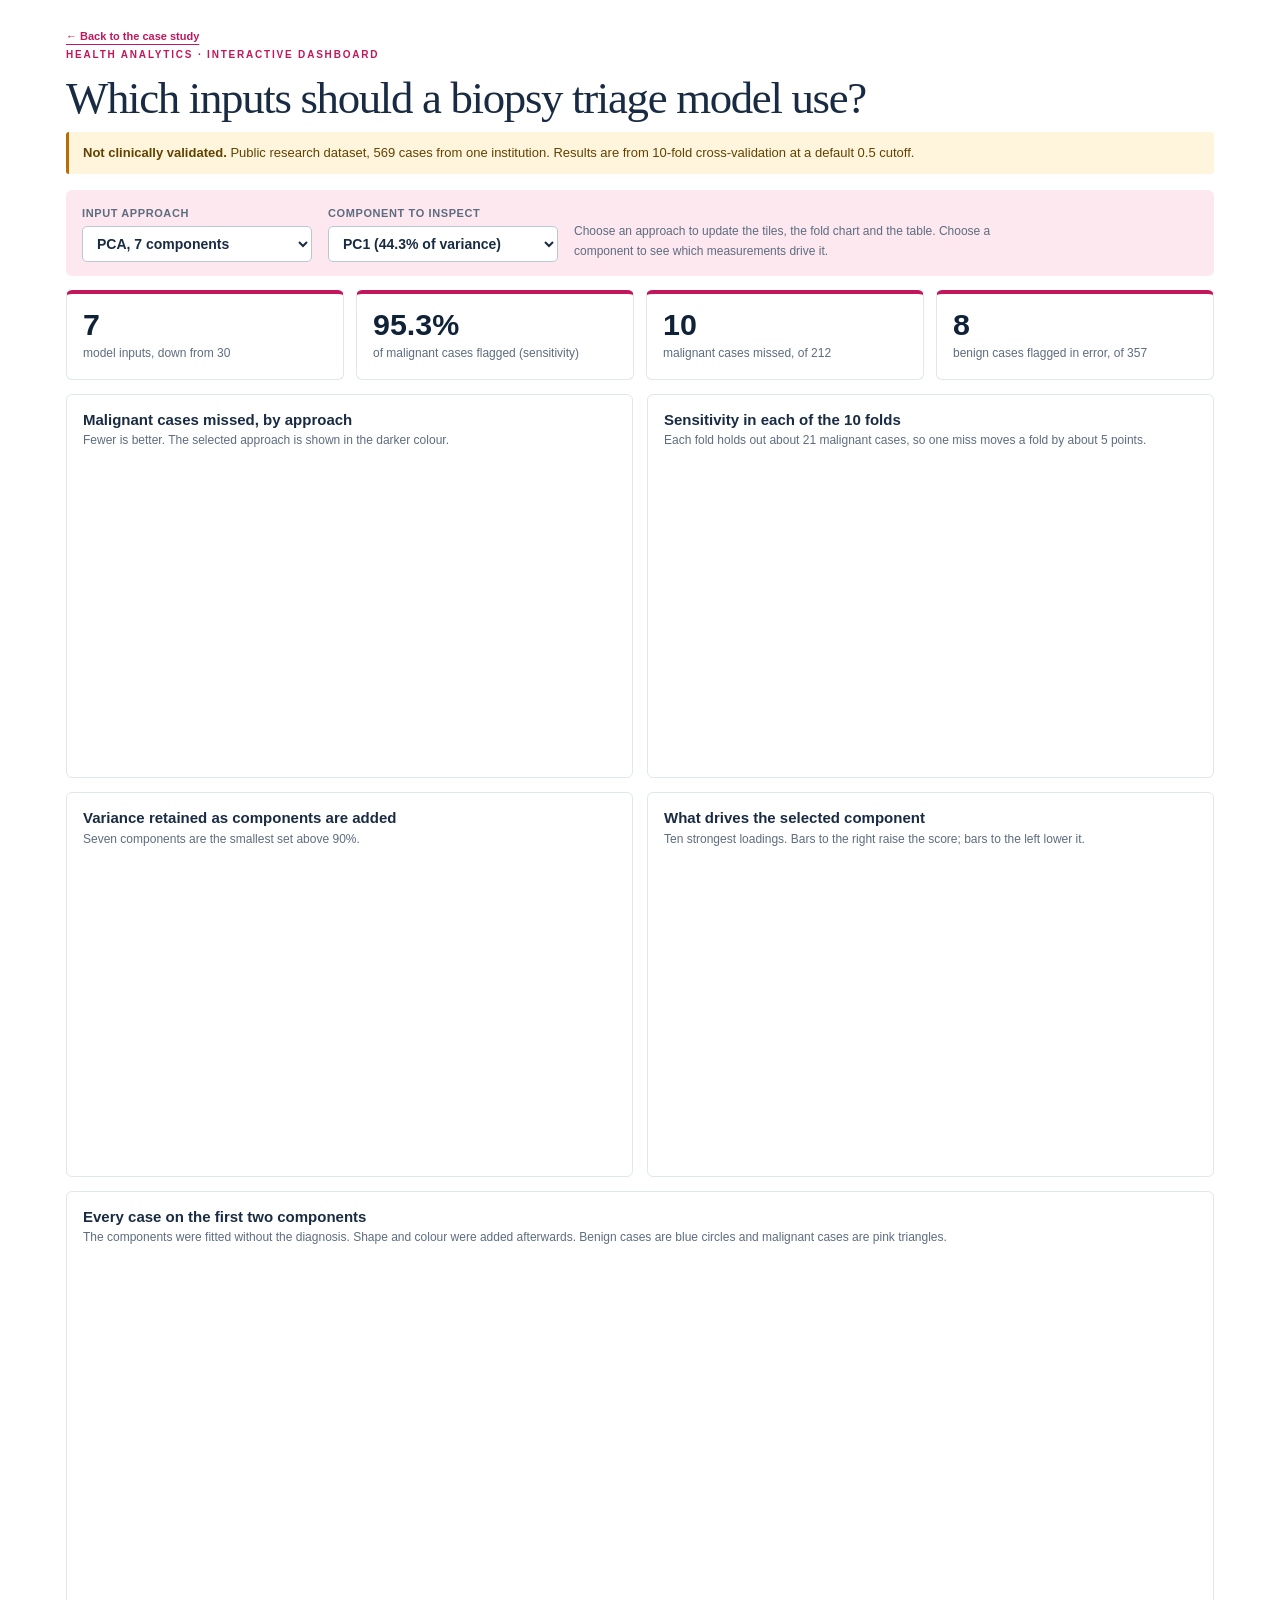
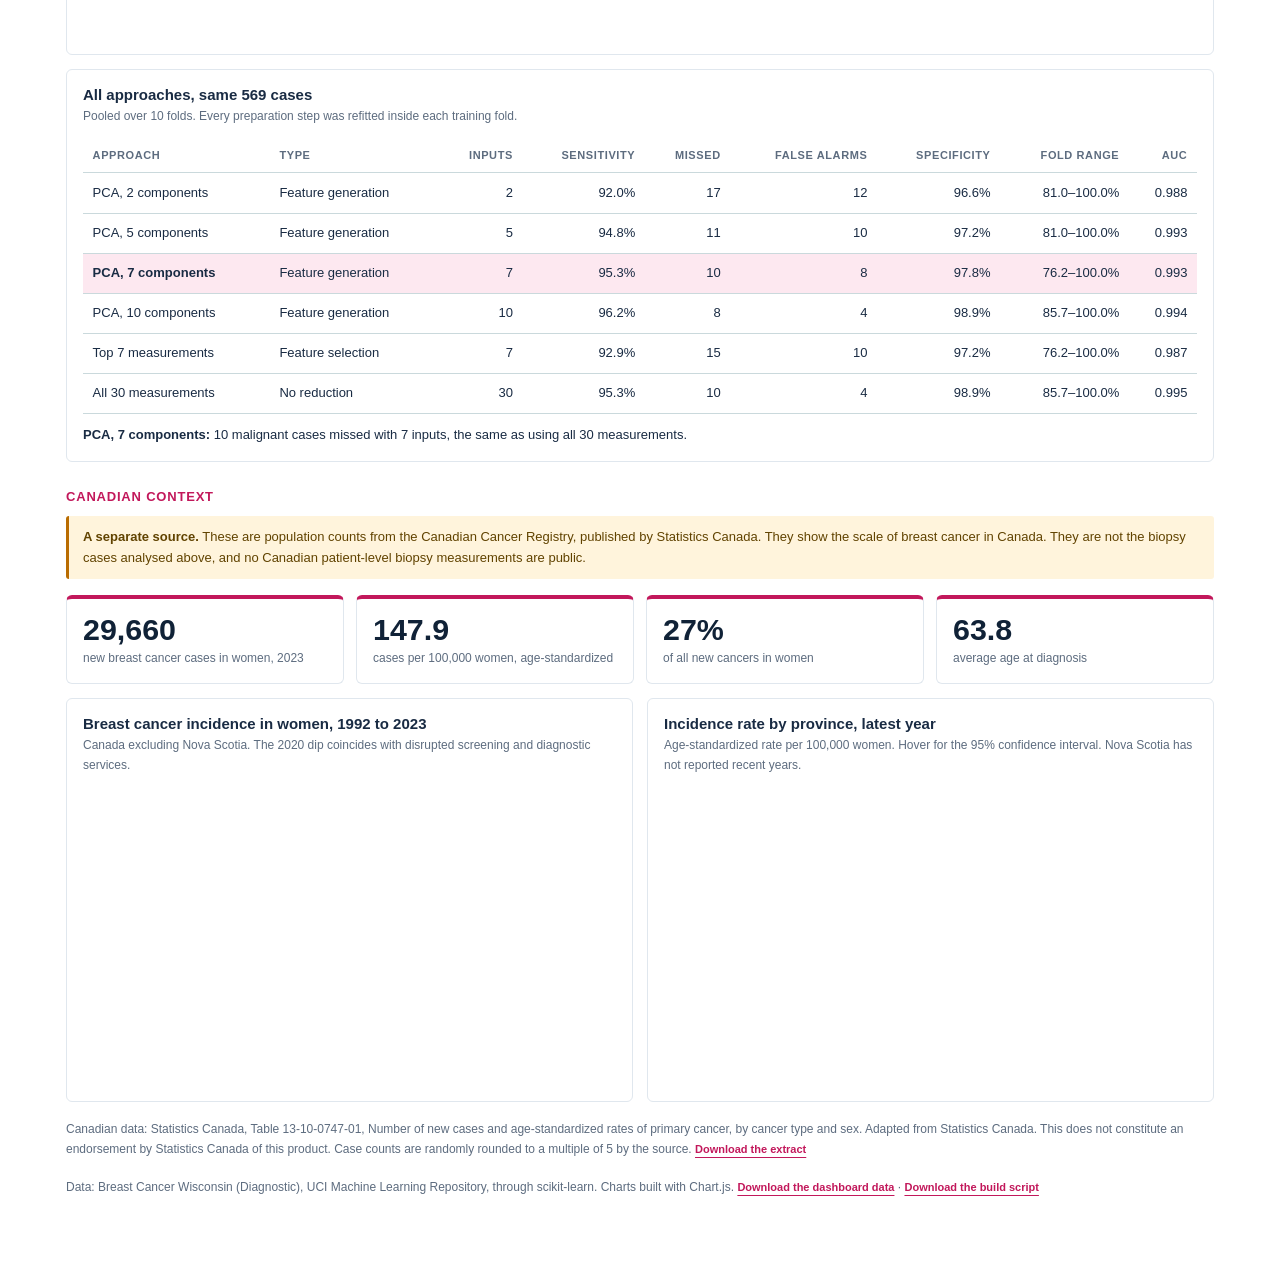
<file: breast-cancer-pca/dashboard/index.html>
<!doctype html>
<html lang="en-CA">
<head>
<meta charset="utf-8">
<meta name="viewport" content="width=device-width, initial-scale=1">
<link rel="icon" href="data:,">
<meta name="description" content="Interactive dashboard comparing ways to reduce 30 breast biopsy measurements, with 10-fold cross-validated results.">
<title>Breast Biopsy PCA Dashboard | Portfolio</title>
<link rel="stylesheet" href="../../styles.css">
<style>
  .dash { max-width: 1180px; margin: 0 auto; padding: 1.5rem 1rem 4rem; }
  .dash h1 { font-size: clamp(1.8rem, 4vw, 2.8rem); line-height: 1.1; margin: .4rem 0 .6rem; }
  .dash h2 { font-size: 15px; letter-spacing: 0; margin: 0 0 2px; }
  .dash .sub { font-size: 12px; color: #5d6c7f; margin: 0 0 10px; }
  .dash .notice { padding: 10px 14px; background: #fff4dc; border-left: 3px solid #b96c00; border-radius: 3px; color: #614300; font-size: 13px; margin: 0 0 16px; }
  .dash .eyebrow { color: #c2185b; }
  .dash .text-link { color: #c2185b; }
  .dash h3.band { font-size: 13px; text-transform: uppercase; letter-spacing: .8px; color: #c2185b; margin: 26px 0 10px; }
  .dash .controls { display: flex; flex-wrap: wrap; gap: 16px; align-items: end; padding: 14px 16px; background: #fde8f0; border-radius: 6px; margin-bottom: 14px; }
  .dash label { display: grid; gap: 4px; font-size: 11px; font-weight: 700; text-transform: uppercase; letter-spacing: .6px; color: #5d6c7f; }
  .dash select { font: inherit; font-size: 14px; padding: 8px 10px; border: 1px solid #b9c6d3; border-radius: 5px; background: #fff; color: #192b43; min-width: 230px; }
  .dash .controls p { margin: 0; font-size: 12px; color: #5d6c7f; max-width: 420px; }
  .dash .kpis { display: grid; grid-template-columns: repeat(4, minmax(0, 1fr)); gap: 12px; margin-bottom: 14px; }
  .dash .kpi { border: 1px solid #e0e7ee; border-top: 4px solid #c2185b; border-radius: 6px; padding: 14px 16px; }
  .dash .kpi strong { display: block; font-size: 1.9rem; line-height: 1.1; color: #102237; }
  .dash .kpi span { font-size: 12px; color: #5d6c7f; }
  .dash .grid { display: grid; grid-template-columns: repeat(2, minmax(0, 1fr)); gap: 14px; }
  .dash .panel { border: 1px solid #e0e7ee; border-radius: 6px; padding: 16px; min-width: 0; }
  .dash .panel.wide { grid-column: 1 / -1; }
  .dash .chart { position: relative; height: 300px; width: 100%; }
  .dash .chart.tall { height: 380px; }
  .dash .table-wrap { overflow-x: auto; }
  .dash table { border-collapse: collapse; width: 100%; font-size: 13px; }
  .dash th, .dash td { padding: .55rem .6rem; text-align: left; border-bottom: 1px solid #cad9dc; }
  .dash th { font-size: 11px; text-transform: uppercase; letter-spacing: .6px; color: #5d6c7f; }
  .dash .num { text-align: right; white-space: nowrap; }
  .dash tr.current { background: #fde8f0; }
  .dash tr.current td:first-child { font-weight: 700; }
  .dash .insight { margin: 10px 0 0; font-size: 13px; }
  .dash .foot { font-size: 12px; color: #5d6c7f; margin-top: 18px; }
  @media (max-width: 820px) {
    .dash .kpis { grid-template-columns: repeat(2, minmax(0, 1fr)); }
    .dash .grid { grid-template-columns: minmax(0, 1fr); }
    .dash select { min-width: 0; width: 100%; }
    .dash label { flex: 1 1 100%; }
  }
</style>
</head>
<body>
<main class="dash">
  <nav aria-label="Portfolio"><a class="text-link" href="../">← Back to the case study</a></nav>
  <p class="eyebrow">Health analytics · Interactive dashboard</p>
  <h1>Which inputs should a biopsy triage model use?</h1>
  <p class="notice"><strong>Not clinically validated.</strong> Public research dataset, 569 cases from one institution. Results are from 10-fold cross-validation at a default 0.5 cutoff.</p>

  <div class="controls">
    <label for="approach">Input approach
      <select id="approach"></select>
    </label>
    <label for="component">Component to inspect
      <select id="component"></select>
    </label>
    <p>Choose an approach to update the tiles, the fold chart and the table. Choose a component to see which measurements drive it.</p>
  </div>

  <div class="kpis" aria-live="polite">
    <div class="kpi"><strong id="k-inputs">–</strong><span>model inputs, down from 30</span></div>
    <div class="kpi"><strong id="k-sens">–</strong><span>of malignant cases flagged (sensitivity)</span></div>
    <div class="kpi"><strong id="k-missed">–</strong><span>malignant cases missed, of 212</span></div>
    <div class="kpi"><strong id="k-false">–</strong><span>benign cases flagged in error, of 357</span></div>
  </div>

  <div class="grid">
    <section class="panel" aria-labelledby="h-missed">
      <h2 id="h-missed">Malignant cases missed, by approach</h2>
      <p class="sub">Fewer is better. The selected approach is shown in the darker colour.</p>
      <div class="chart"><canvas id="c-missed" role="img" aria-label="Bar chart of malignant cases missed for each of six input approaches. The same figures are in the table below."></canvas></div>
    </section>
    <section class="panel" aria-labelledby="h-folds">
      <h2 id="h-folds">Sensitivity in each of the 10 folds</h2>
      <p class="sub" id="s-folds">Each fold holds out about 21 malignant cases, so one miss moves a fold by about 5 points.</p>
      <div class="chart"><canvas id="c-folds" role="img" aria-label="Bar chart of sensitivity in each of ten cross-validation folds for the selected approach."></canvas></div>
    </section>
    <section class="panel" aria-labelledby="h-var">
      <h2 id="h-var">Variance retained as components are added</h2>
      <p class="sub">Seven components are the smallest set above 90%.</p>
      <div class="chart"><canvas id="c-var" role="img" aria-label="Line chart of cumulative variance explained by 1 to 30 principal components. Two components reach 63.2%, seven reach 91.0% and ten reach 95.2%."></canvas></div>
    </section>
    <section class="panel" aria-labelledby="h-load">
      <h2 id="h-load">What drives the selected component</h2>
      <p class="sub" id="s-load">Ten strongest loadings. Bars to the right raise the score; bars to the left lower it.</p>
      <div class="chart"><canvas id="c-load" role="img" aria-label="Horizontal bar chart of the ten strongest measurement loadings on the selected principal component."></canvas></div>
    </section>
    <section class="panel wide" aria-labelledby="h-map">
      <h2 id="h-map">Every case on the first two components</h2>
      <p class="sub">The components were fitted without the diagnosis. Shape and colour were added afterwards. Benign cases are blue circles and malignant cases are pink triangles.</p>
      <div class="chart tall"><canvas id="c-map" role="img" aria-label="Scatter plot of 569 cases on the first two principal components. Benign cases cluster at low PC1 scores and malignant cases spread across higher scores, with an overlap near zero."></canvas></div>
    </section>
    <section class="panel wide" aria-labelledby="h-table">
      <h2 id="h-table">All approaches, same 569 cases</h2>
      <p class="sub">Pooled over 10 folds. Every preparation step was refitted inside each training fold.</p>
      <div class="table-wrap"><table>
        <thead><tr><th>Approach</th><th>Type</th><th class="num">Inputs</th><th class="num">Sensitivity</th><th class="num">Missed</th><th class="num">False alarms</th><th class="num">Specificity</th><th class="num">Fold range</th><th class="num">AUC</th></tr></thead>
        <tbody id="t-body"></tbody>
      </table></div>
      <p class="insight" id="insight"></p>
    </section>
  </div>
  <h3 class="band">Canadian context</h3>
  <p class="notice"><strong>A separate source.</strong> These are population counts from the Canadian Cancer Registry, published by Statistics Canada. They show the scale of breast cancer in Canada. They are not the biopsy cases analysed above, and no Canadian patient-level biopsy measurements are public.</p>
  <div class="kpis">
    <div class="kpi"><strong id="c-cases">–</strong><span id="c-cases-l">new breast cancer cases in women</span></div>
    <div class="kpi"><strong id="c-rate">–</strong><span>cases per 100,000 women, age-standardized</span></div>
    <div class="kpi"><strong id="c-share">–</strong><span>of all new cancers in women</span></div>
    <div class="kpi"><strong id="c-age">–</strong><span>average age at diagnosis</span></div>
  </div>
  <div class="grid">
    <section class="panel" aria-labelledby="h-ctrend">
      <h2 id="h-ctrend">Breast cancer incidence in women, 1992 to 2023</h2>
      <p class="sub">Canada excluding Nova Scotia. The 2020 dip coincides with disrupted screening and diagnostic services.</p>
      <div class="chart"><canvas id="c-ctrend" role="img" aria-label="Line chart of the age-standardized breast cancer incidence rate in women in Canada excluding Nova Scotia from 1992 to 2023. The rate stays between about 136 and 149 per 100,000, apart from a dip to 126 in 2020."></canvas></div>
    </section>
    <section class="panel" aria-labelledby="h-cprov">
      <h2 id="h-cprov">Incidence rate by province, latest year</h2>
      <p class="sub">Age-standardized rate per 100,000 women. Hover for the 95% confidence interval. Nova Scotia has not reported recent years.</p>
      <div class="chart"><canvas id="c-cprov" role="img" aria-label="Horizontal bar chart of the age-standardized breast cancer incidence rate in women for nine provinces in the latest year, from Quebec, the highest, to Prince Edward Island, the lowest."></canvas></div>
    </section>
  </div>
  <p class="foot">Canadian data: Statistics Canada, Table 13-10-0747-01, Number of new cases and age-standardized rates of primary cancer, by cancer type and sex. Adapted from Statistics Canada. This does not constitute an endorsement by Statistics Canada of this product. Case counts are randomly rounded to a multiple of 5 by the source. <a class="text-link" href="../canada/breast_cancer_incidence_females.csv" download>Download the extract</a></p>
  <p class="foot">Data: Breast Cancer Wisconsin (Diagnostic), UCI Machine Learning Repository, through scikit-learn. Charts built with Chart.js. <a class="text-link" href="data.json" download>Download the dashboard data</a> · <a class="text-link" href="../build_case_study.py" download>Download the build script</a></p>
</main>
<script src="chart.umd.js"></script>
<script>
const INK = '#192b43', MUTED = '#5d6c7f', LINE = '#e0e7ee', PINK = '#c2185b', PALE = '#f3b6cd', SLATE = '#2f6f9f';
Chart.defaults.font.family = 'Inter, Arial, sans-serif';
Chart.defaults.font.size = 12;
Chart.defaults.color = MUTED;
Chart.defaults.maintainAspectRatio = false;
Chart.defaults.plugins.legend.display = false;
const grid = { color: LINE }, noGrid = { display: false };
const pct = v => (v * 100).toFixed(1) + '%';

fetch('data.json').then(r => r.json()).then(d => {
  const approachEl = document.getElementById('approach'), componentEl = document.getElementById('component');
  d.approaches.forEach((a, i) => approachEl.add(new Option(a.approach_name, i)));
  d.loadings.forEach((_, i) => componentEl.add(new Option('PC' + (i + 1) + ' (' + pct(d.variance[i].ratio) + ' of variance)', i)));
  approachEl.value = 2;

  const missed = new Chart('c-missed', {
    type: 'bar',
    data: { labels: d.approaches.map(a => a.approach_name.replace(' components', '').replace(',', '').replace(' measurements', '')), datasets: [{ data: d.approaches.map(a => a.missed), borderRadius: 4, maxBarThickness: 46 }] },
    options: { scales: { y: { beginAtZero: true, grid, title: { display: true, text: 'Malignant cases missed' } }, x: { grid: noGrid, ticks: { maxRotation: 0, color: INK } } },
      plugins: { tooltip: { callbacks: { title: c => d.approaches[c[0].dataIndex].approach_name, label: c => c.parsed.y + ' of 212 missed' } } },
      onClick: (e, els) => { if (els.length) { approachEl.value = els[0].index; update(); } } }
  });

  const folds = new Chart('c-folds', {
    type: 'bar',
    data: { labels: Array.from({ length: d.meta.folds }, (_, i) => i + 1), datasets: [{ data: [], backgroundColor: PINK, borderRadius: 4, maxBarThickness: 34 }] },
    options: { scales: { y: { min: 0, max: 100, grid, ticks: { callback: v => v + '%' }, title: { display: true, text: 'Sensitivity' } }, x: { grid: noGrid, ticks: { maxRotation: 0 }, title: { display: true, text: 'Fold' } } },
      plugins: { tooltip: { callbacks: { title: c => 'Fold ' + c[0].label, label: c => { const f = c.dataset.raw[c.dataIndex]; return c.parsed.y.toFixed(1) + '%: ' + f.tp + ' flagged, ' + f.fn + ' missed'; } } } } }
  });

  const variance = new Chart('c-var', {
    type: 'line',
    data: { labels: d.variance.map(v => v.component), datasets: [{ data: d.variance.map(v => v.cumulative * 100), borderColor: PINK, borderWidth: 2, pointRadius: [], pointBackgroundColor: '#fff', pointBorderColor: PINK, pointBorderWidth: 2, tension: 0 }] },
    options: { layout: { padding: { top: 8, right: 8 } }, interaction: { mode: 'index', intersect: false },
      scales: { y: { min: 40, max: 100, grid, clip: false, ticks: { callback: v => v + '%' }, title: { display: true, text: 'Cumulative variance' } }, x: { grid: noGrid, ticks: { maxRotation: 0, autoSkip: false, callback: function (v) { const n = +this.getLabelForValue(v); return n === 1 || n % 5 === 0 ? n : ''; } }, title: { display: true, text: 'Number of components' } } },
      plugins: { tooltip: { callbacks: { title: c => c[0].label + ' components', label: c => c.parsed.y.toFixed(1) + '% of variance retained' } } } }
  });

  const load = new Chart('c-load', {
    type: 'bar',
    data: { labels: [], datasets: [{ data: [], borderRadius: 4, maxBarThickness: 18 }] },
    options: { indexAxis: 'y', scales: { x: { grid, title: { display: true, text: 'Loading' } }, y: { grid: noGrid, ticks: { color: INK } } },
      plugins: { tooltip: { callbacks: { label: c => 'Loading ' + c.parsed.x.toFixed(3) } } } }
  });

  const point = (c, m) => ({ x: c.pc[0], y: c.pc[1], id: c.id, m });
  new Chart('c-map', {
    type: 'scatter',
    data: { datasets: [
      { label: 'Benign (' + d.meta.benign + ')', data: d.cases.filter(c => !c.malignant).map(c => point(c, 0)), backgroundColor: SLATE + 'bf', borderColor: '#fff', borderWidth: 1, pointStyle: 'circle', pointRadius: 4, pointHoverRadius: 7 },
      { label: 'Malignant (' + d.meta.malignant + ')', data: d.cases.filter(c => c.malignant).map(c => point(c, 1)), backgroundColor: PINK + 'cc', borderColor: '#fff', borderWidth: 1, pointStyle: 'triangle', pointRadius: 5, pointHoverRadius: 8 }
    ] },
    options: { scales: { x: { grid, title: { display: true, text: 'PC1: overall nuclear size and border irregularity (' + pct(d.variance[0].ratio) + ')' } }, y: { grid, title: { display: true, text: 'PC2: boundary complexity vs size (' + pct(d.variance[1].ratio) + ')' } } },
      plugins: { legend: { display: true, position: 'top', align: 'end', labels: { usePointStyle: true, color: INK } },
        tooltip: { callbacks: { label: c => 'Case ' + c.raw.id + ', ' + (c.raw.m ? 'malignant' : 'benign') + ': PC1 ' + c.raw.x.toFixed(2) + ', PC2 ' + c.raw.y.toFixed(2) } } } }
  });

  function update() {
    const i = +approachEl.value, a = d.approaches[i];
    document.getElementById('k-inputs').textContent = a.n_inputs;
    document.getElementById('k-sens').textContent = a.sensitivity_pct.toFixed(1) + '%';
    document.getElementById('k-missed').textContent = a.missed;
    document.getElementById('k-false').textContent = a.false_alarms;

    missed.data.datasets[0].backgroundColor = d.approaches.map((_, j) => j === i ? PINK : PALE);
    missed.update();

    const rows = d.folds.filter(f => f.approach_id === i + 1);
    folds.data.datasets[0].data = rows.map(f => 100 * f.tp / (f.tp + f.fn));
    folds.data.datasets[0].raw = rows;
    folds.update();

    const k = a.family === 'Feature generation' ? a.n_inputs : null;
    variance.data.datasets[0].pointRadius = d.variance.map(v => v.component === k ? 7 : 2);
    variance.update();

    document.getElementById('t-body').innerHTML = d.approaches.map((r, j) =>
      '<tr' + (j === i ? ' class="current"' : '') + '><td>' + r.approach_name + '</td><td>' + r.family + '</td><td class="num">' + r.n_inputs +
      '</td><td class="num">' + r.sensitivity_pct.toFixed(1) + '%</td><td class="num">' + r.missed + '</td><td class="num">' + r.false_alarms +
      '</td><td class="num">' + r.specificity_pct.toFixed(1) + '%</td><td class="num">' + r.worst_fold_sensitivity_pct.toFixed(1) + '–' + r.best_fold_sensitivity_pct.toFixed(1) +
      '%</td><td class="num">' + r.auc.toFixed(3) + '</td></tr>').join('');

    const all = d.approaches[d.approaches.length - 1], gap = a.missed - all.missed;
    document.getElementById('insight').innerHTML = '<strong>' + a.approach_name + ':</strong> ' + a.missed + ' malignant cases missed with ' + a.n_inputs + ' inputs, ' +
      (i === d.approaches.length - 1 ? 'the reference point for every other approach.' :
        gap === 0 ? 'the same as using all 30 measurements.' :
        gap > 0 ? gap + ' more than using all 30 measurements.' : (-gap) + ' fewer than using all 30 measurements.');
  }

  function updateLoadings() {
    const c = +componentEl.value;
    const top = d.loadings[c].map((v, j) => ({ v, name: d.features[j] })).sort((p, q) => Math.abs(q.v) - Math.abs(p.v)).slice(0, 10);
    load.data.labels = top.map(t => t.name);
    load.data.datasets[0].data = top.map(t => t.v);
    load.data.datasets[0].backgroundColor = top.map(t => t.v >= 0 ? PINK : SLATE);
    load.update();
  }

  const ct = d.canada.trend, last = ct[ct.length - 1];
  document.getElementById('c-cases').textContent = last.new_cases.toLocaleString('en-CA');
  document.getElementById('c-cases-l').textContent = 'new breast cancer cases in women, ' + last.year;
  document.getElementById('c-rate').textContent = last.rate_per_100k.toFixed(1);
  document.getElementById('c-share').textContent = last.share_of_female_cancers_pct.toFixed(0) + '%';
  document.getElementById('c-age').textContent = last.average_age.toFixed(1);
  new Chart('c-ctrend', {
    type: 'line',
    data: { labels: ct.map(r => r.year), datasets: [{ data: ct.map(r => r.rate_per_100k), borderColor: PINK, borderWidth: 2, pointRadius: 2, pointBackgroundColor: PINK, tension: 0 }] },
    options: { interaction: { mode: 'index', intersect: false },
      scales: { y: { min: 0, max: 180, grid, title: { display: true, text: 'Rate per 100,000 women' } }, x: { grid: noGrid, ticks: { maxRotation: 0, autoSkip: true, maxTicksLimit: 8 } } },
      plugins: { tooltip: { callbacks: { label: c => { const r = ct[c.dataIndex]; return r.rate_per_100k.toFixed(1) + ' per 100,000 (95% CI ' + r.rate_low.toFixed(1) + ' to ' + r.rate_high.toFixed(1) + '), ' + r.new_cases.toLocaleString('en-CA') + ' cases'; } } } } }
  });
  const cp = d.canada.provinces;
  new Chart('c-cprov', {
    type: 'bar',
    data: { labels: cp.map(r => r.geography), datasets: [{ data: cp.map(r => r.rate_per_100k), backgroundColor: PINK, borderRadius: 4, maxBarThickness: 18 }] },
    options: { indexAxis: 'y', scales: { x: { beginAtZero: true, grid, title: { display: true, text: 'Rate per 100,000 women, ' + cp[0].year } }, y: { grid: noGrid, ticks: { color: INK } } },
      plugins: { tooltip: { callbacks: { label: c => { const r = cp[c.dataIndex]; return r.rate_per_100k.toFixed(1) + ' (95% CI ' + r.rate_low.toFixed(1) + ' to ' + r.rate_high.toFixed(1) + '), ' + r.new_cases.toLocaleString('en-CA') + ' cases'; } } } } }
  });

  approachEl.addEventListener('change', update);
  componentEl.addEventListener('change', updateLoadings);
  update(); updateLoadings();
});
</script>
</body>
</html>
</file>
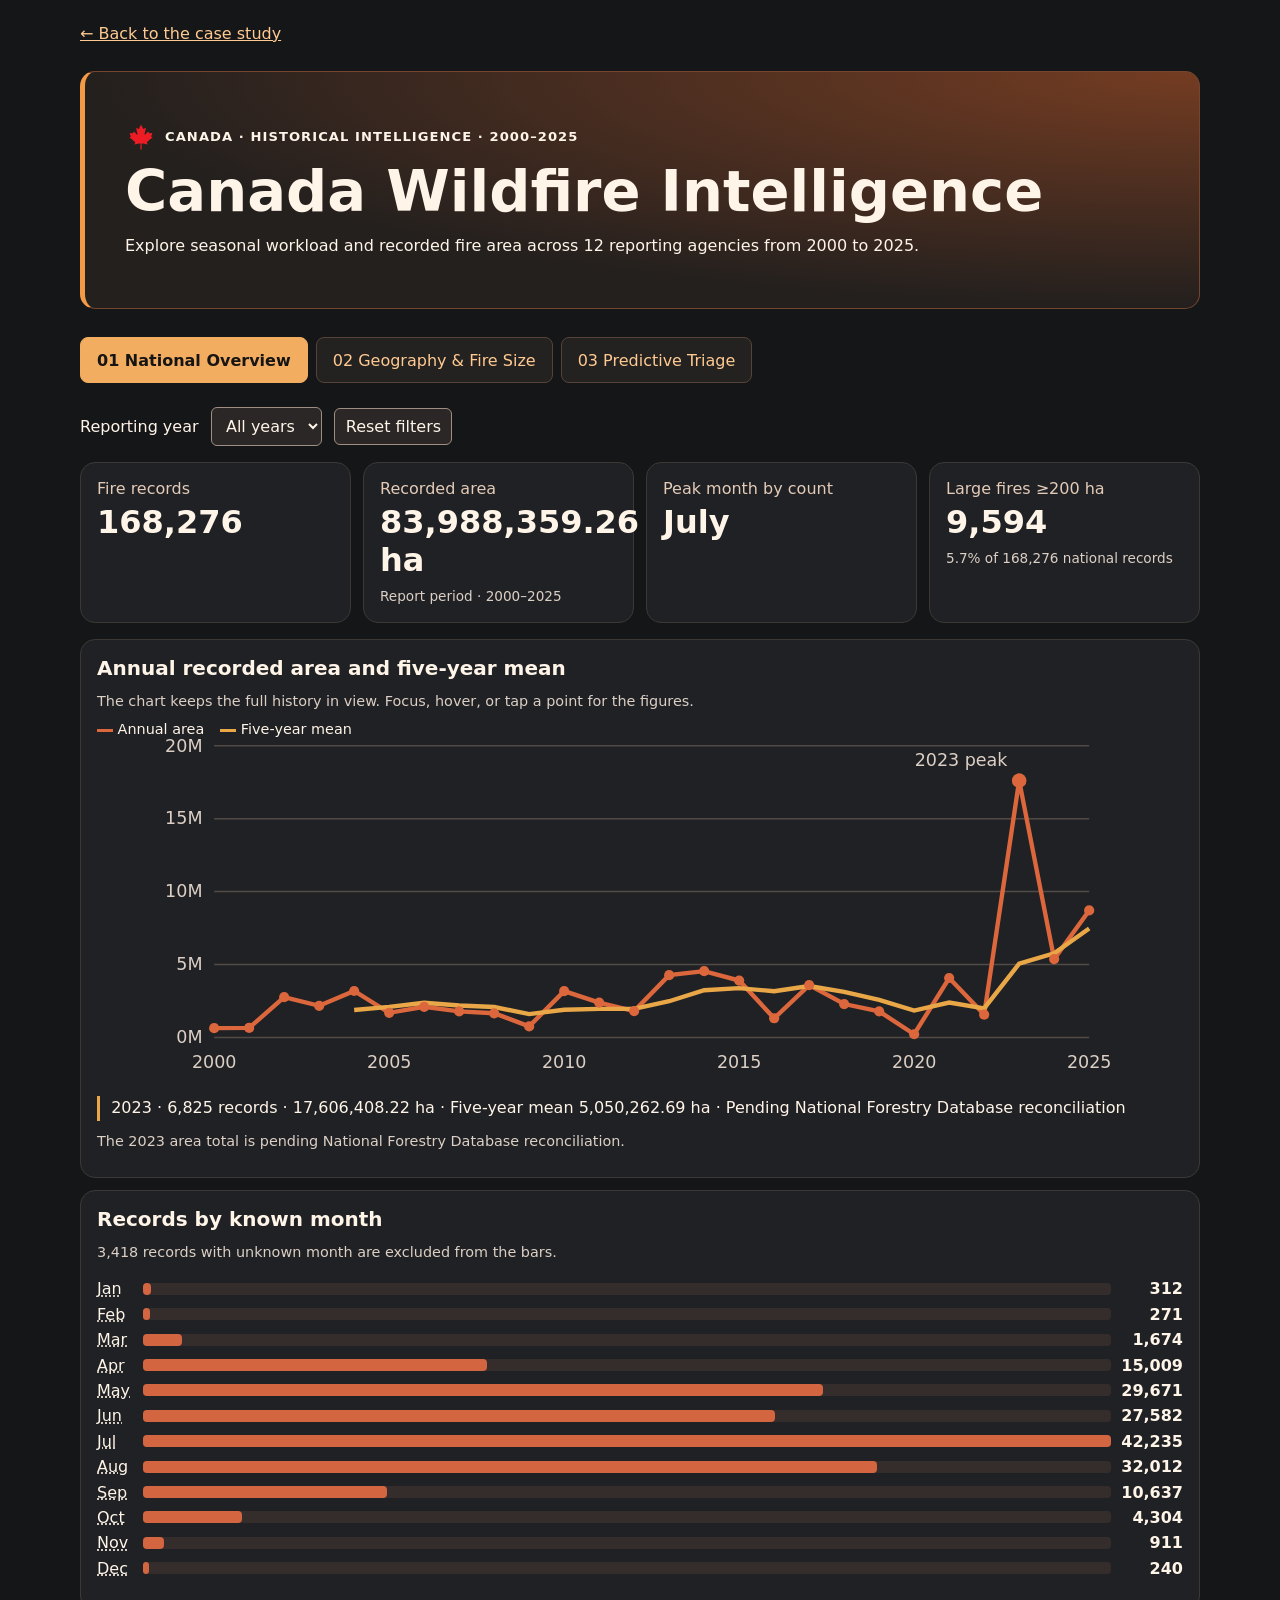
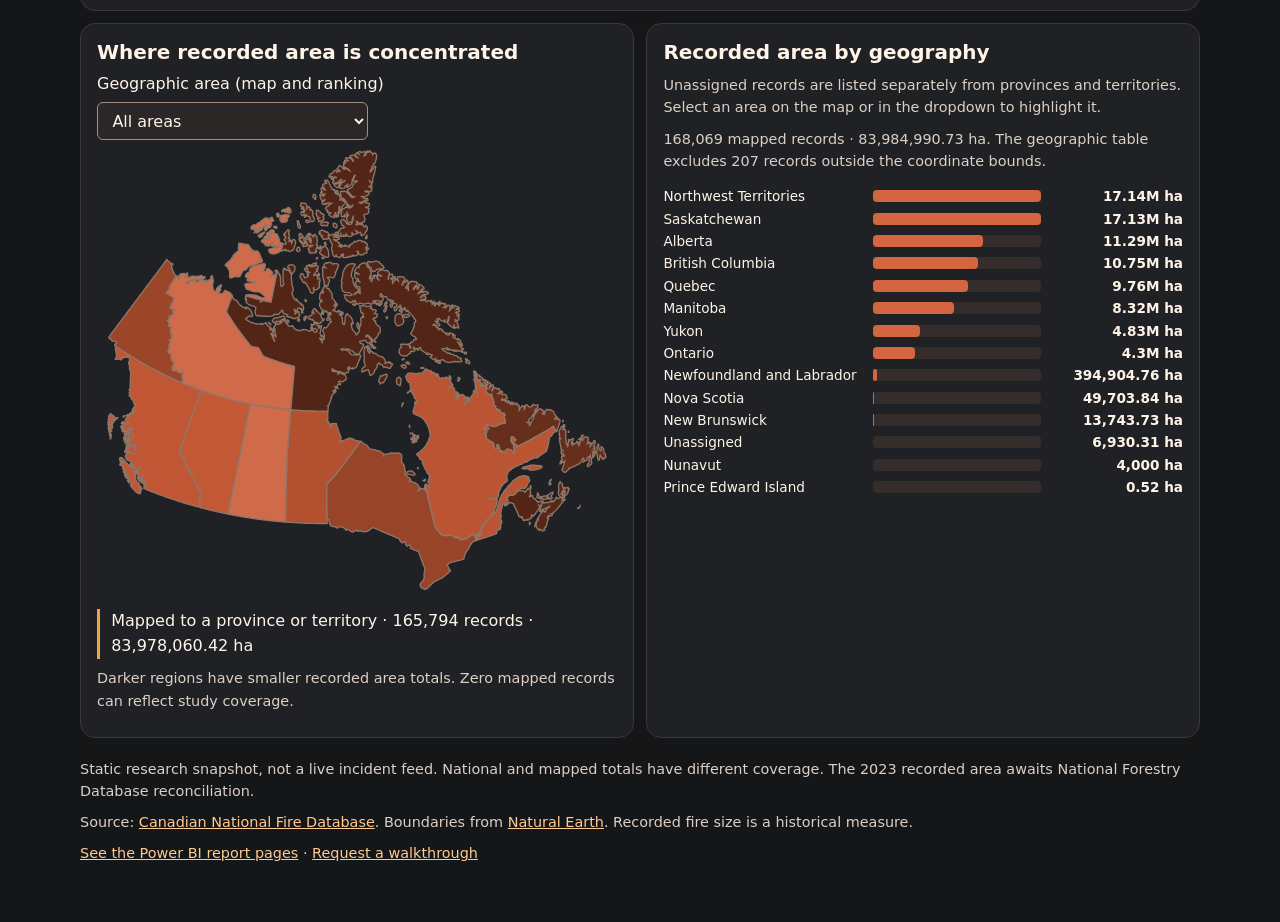
<file: wildfire-triage/dashboard/index.html>
<!doctype html>
<html lang="en-CA">
<head>
  <meta charset="utf-8">
  <meta name="viewport" content="width=device-width, initial-scale=1">
  <meta name="description" content="Explore 26 years of Canadian wildfire records in an interactive portfolio dashboard.">
  <title>Canada Wildfire Intelligence | Interactive Dashboard</title>
  <link rel="icon" href="data:,">
  <link rel="stylesheet" href="dashboard.css">
  <script src="dashboard.js" defer></script>
</head>
<body>
  <main>
    <nav aria-label="Portfolio"><a href="../#executive-summary">← Back to the case study</a></nav>
    <header>
      <p class="eyebrow"><img class="canada-mark" src="maple-leaf.png" width="32" height="32" alt="">Canada · Historical intelligence · 2000–2025</p>
      <h1>Canada Wildfire Intelligence</h1>
      <p>Explore seasonal workload and recorded fire area across 12 reporting agencies from 2000 to 2025.</p>
    </header>
    <p id="status" role="status">Loading dashboard…</p>
    <div id="dashboard" hidden>
      <nav class="view-nav" aria-label="Dashboard views">
        <a href="#overview" data-view="overview">01 National Overview</a>
        <a href="#geography" data-view="geography">02 Geography &amp; Fire Size</a>
        <a href="#triage" data-view="triage">03 Predictive Triage</a>
      </nav>
      <section id="overview" class="view" aria-label="National Overview">
      <div class="controls">
        <label for="year">Reporting year</label>
        <select id="year"><option value="">All years</option></select>
        <button id="reset" type="button">Reset filters</button>
      </div>
      <dl class="metrics" aria-live="polite">
        <div><dt>Fire records</dt><dd id="records"></dd></div>
        <div><dt>Recorded area</dt><dd id="area"></dd><dd id="report-period" class="metric-note"></dd></div>
        <div><dt>Peak month by count</dt><dd id="peak"></dd></div>
        <div><dt>Large fires ≥200 ha</dt><dd id="large-count">—</dd><dd id="large-share" class="metric-note"></dd></div>
      </dl>
      <section class="panel" aria-labelledby="annual-heading">
        <h2 id="annual-heading">Annual recorded area and five-year mean</h2>
        <p class="muted">The chart keeps the full history in view. Focus, hover, or tap a point for the figures.</p>
        <div class="legend"><span><i></i> Annual area</span><span class="mean"><i></i> Five-year mean</span></div>
        <svg id="annual" viewBox="0 0 680 240" role="group" aria-label="Annual recorded area in millions of hectares, 2000 to 2025"></svg>
        <p id="annual-detail" class="readout" aria-live="polite"></p>
        <p class="muted">The 2023 area total is pending National Forestry Database reconciliation.</p>
      </section>
      <section class="panel" aria-labelledby="month-heading">
        <h2 id="month-heading">Records by known month</h2>
        <p id="month-note" class="muted"></p>
        <ol id="months" class="bars" aria-label="Monthly fire record counts"></ol>
      </section>
      <div id="overview-map"></div>
      </section>
      <section id="geography" class="view" aria-label="Geography and Fire Size" hidden>
      <h2>Geography &amp; Fire Size</h2>
      <p class="muted">The map and geographic ranking follow the overview year filter. Size, concentration and rounded-cell summaries cover the complete 2000–2025 study.</p>
      <div class="controls"><label for="geography-year">Reporting year</label><select id="geography-year"><option value="">All years</option></select></div>
      <div id="geography-map"><div id="map-and-ranking" class="split">
        <section class="panel" aria-labelledby="map-heading">
          <h2 id="map-heading">Where recorded area is concentrated</h2>
          <div class="controls"><label for="province">Geographic area (map and ranking)</label>
          <select id="province"><option value="">All areas</option></select></div>
          <svg id="map" role="group" aria-label="Interactive map of Canadian provinces and territories shaded by recorded fire area"></svg>
          <p id="map-detail" class="readout" aria-live="polite"></p>
          <p class="muted">Darker regions have smaller recorded area totals. Zero mapped records can reflect study coverage.</p>
        </section>
        <section class="panel"><h2>Recorded area by geography</h2><p class="muted">Unassigned records are listed separately from provinces and territories. Select an area on the map or in the dropdown to highlight it.</p><p id="geography-coverage" class="muted" aria-live="polite"></p><ol id="regional-bars" class="bars wide"></ol></section>
      </div></div>
      <div class="split">
        <section class="panel"><h2>Area concentration</h2><p class="muted">Share of pooled recorded area accounted for by the largest fire records. Full study, all agencies.</p><ol id="concentration" class="bars wide"></ol><p class="muted">Each group takes the largest records by area, rounding the number of records up. Fire size measures area. Ecological burn severity requires different data.</p></section>
        <section class="panel"><h2>Large-fire share by reporting agency</h2><p class="muted">Fraction of agency records ≥200 ha; reporting practices differ. Agency and geographic boundaries are distinct.</p><ol id="agency-bars" class="bars wide"></ol></section>
      </div>
      <div class="split">
        <section class="panel"><h2>Distribution of recorded fire sizes</h2><p class="muted">Fire records by final size band, all reporting years.</p><ol id="size-bins" class="bars wide"></ol></section>
        <section class="panel"><h2>Large-fire hotspots by rounded location</h2><p class="muted">Each point groups records ≥200 ha by latitude and longitude rounded to whole degrees. Larger points indicate more large-fire records. Cell area varies by latitude.</p><svg id="cell-plot" viewBox="0 0 520 230" role="img" aria-label="Longitude and latitude plot of rounded cells containing large-fire records. The ten largest counts are listed below."></svg><h3>Ten highest-count cells</h3><ol id="hotspots" class="bars wide"></ol><p class="muted" id="cell-note"></p></section>
      </div>
      </section>
      <section id="triage" class="view" aria-label="Predictive Triage" hidden>
        <h2>Predictive Triage</h2>
        <p class="muted">Held-out 2023–2025 · 18,814 records · 2,027 fires ≥200 ha. Policies were calibrated on 2020–2022. These historical results do not establish live forecasting performance.</p>
        <div class="controls"><label for="policy">Alert policy</label><select id="policy"></select></div>
        <dl id="triage-metrics" class="metrics" aria-live="polite"></dl>
        <p id="policy-detail" class="readout"></p>
        <div class="split">
          <section class="panel"><h2>Confusion matrix</h2><div class="table-wrap" id="confusion"></div><p class="muted">Rows show observed final size; columns show the alert decision.</p></section>
          <section class="panel"><h2>Large-Fire Recall vs Review Rate</h2><svg id="tradeoff" viewBox="0 0 600 305" role="group" aria-label="Five model policies: review share on horizontal axis, large-fire recall on vertical axis"></svg><p class="muted">Click or tap a point, or focus it and press Enter or Space, to select a policy. Review rate counts all alerts, including false positives.</p></section>
        </div>
        <section class="panel"><h2 id="policy-table-heading">Five model alert policies</h2><div class="table-wrap" id="policy-table" tabindex="0" role="region" aria-labelledby="policy-table-heading"></div><p class="muted">The CSV also includes alert-all and alert-none baselines. <a href="../test_policies.csv" download>Download all seven policies</a>.</p></section>
        <section class="panel"><h2 id="year-table-heading">Year-by-year validation · original 10× policy</h2><p class="muted">Yearly exports exist only for the original 10× policy (threshold 0.042464523). These results stay fixed when another policy is selected.</p><div class="table-wrap" id="year-table" tabindex="0" role="region" aria-labelledby="year-table-heading"></div><p><a href="../test_by_year.csv" download>Download yearly results</a></p></section>
      </section>
    </div>
    <footer>
      <p>Static research snapshot, not a live incident feed. National and mapped totals have different coverage. The 2023 recorded area awaits National Forestry Database reconciliation.</p>
      <p>Source: <a href="https://cwfis.cfs.nrcan.gc.ca/downloads/nfdb/fire_pnt/current_version/">Canadian National Fire Database</a>. Boundaries from <a href="https://www.naturalearthdata.com/">Natural Earth</a>. Recorded fire size is a historical measure.</p>
      <p><a href="../#dashboard-preview-heading">See the Power BI report pages</a> · <a href="../../#contact">Request a walkthrough</a></p>
    </footer>
  </main>
</body>
</html>
</file>
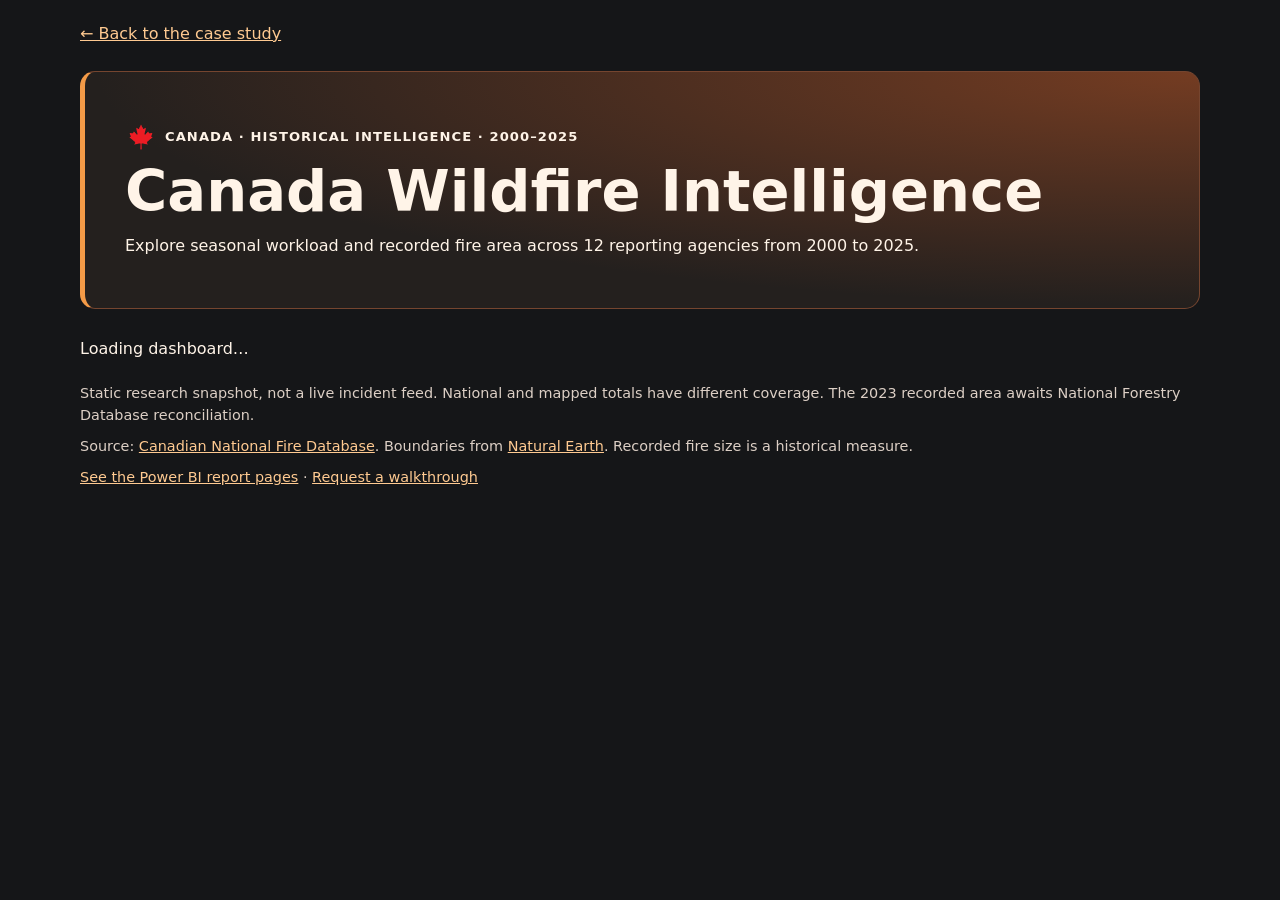
<file: wildfire-triage/predictive-triage/index.html>
<!doctype html>
<html lang="en-CA">
<head>
  <meta charset="utf-8">
  <meta name="viewport" content="width=device-width, initial-scale=1">
  <meta http-equiv="refresh" content="0; url=../dashboard/#triage">
  <title>Predictive Triage | Canada Wildfire Intelligence</title>
  <link rel="stylesheet" href="../dashboard/dashboard.css">
  <link rel="icon" href="data:,">
</head>
<body>
  <main>
    <h1>Predictive Triage</h1>
    <p><a href="../dashboard/#triage">Open the Predictive Triage dashboard</a></p>
  </main>
</body>
</html>
</file>
<file: styles.css>
:root{--navy:#102237;--ink:#192b43;--muted:#5d6c7f;--blue:#245fe4;--teal:#07847e;--line:#e0e7ee;--pale:#f0f4f8}*{box-sizing:border-box}html{scroll-behavior:smooth;scroll-padding-top:82px}body{margin:0;font:14px/1.65 Inter,Arial,sans-serif;color:var(--ink);background:#fff}a{color:inherit}button{font:inherit;cursor:pointer}img{max-width:100%}a,button{-webkit-tap-highlight-color:transparent}a:focus-visible,button:focus-visible{outline:3px solid #e3a32b;outline-offset:5px}.container{width:min(1240px,calc(100% - 64px));margin-inline:auto}.site-header{background:#fff;position:sticky;top:0;z-index:20;border-bottom:1px solid var(--line)}.navigation{display:flex;align-items:center;justify-content:space-between;gap:20px;min-height:68px}.brand{display:flex;align-items:center;gap:10px;text-decoration:none;font-weight:800;font-size:15px;white-space:nowrap}.brand img{border-radius:50%;object-fit:cover}.brand small{font-weight:400;color:var(--muted)}.nav-links{display:flex;gap:21px}.nav-links a{text-decoration:none;color:#526176;font-size:12px;font-weight:700;padding:22px 0}.nav-links a:hover,.nav-links a.active{color:var(--blue)}.menu-toggle{border:1px solid var(--line);border-radius:5px;background:white;padding:6px 10px;color:var(--ink)}.skip{position:fixed;left:-9999px;top:10px;z-index:100;background:white;color:var(--ink);padding:10px}.skip:focus{left:10px}.hero{position:relative;isolation:isolate;min-height:560px;background:#102237 url('mercy-headshot.jpg') no-repeat 85% 35%/cover;color:#fff;display:flex;flex-direction:column;justify-content:center;overflow:hidden}.hero-video,.hero-overlay{position:absolute;inset:0;width:100%;height:100%;object-fit:cover;z-index:-2}.hero-video{opacity:0;transition:opacity .4s}.hero-video.ready{opacity:1}.hero-overlay{z-index:-1;background:linear-gradient(90deg,rgba(7,18,35,.94),rgba(7,18,35,.8) 50%,rgba(7,18,35,.45))}.hero-content{padding-block:65px 80px}.eyebrow{text-transform:uppercase;letter-spacing:1.8px;font-size:10px;font-weight:700;margin:0 0 10px}.hero .eyebrow{color:#bdd4fa}h1{font-family:'DM Serif Display',Georgia,serif;font-size:clamp(44px,4.7vw,66px);font-weight:400;line-height:1.08;letter-spacing:-1.3px;margin:12px 0 23px}h1 em{font-style:normal;color:#e3f3f1}.positioning{font-size:12px;font-weight:700;max-width:750px}.positioning span{color:#8caccf;padding:0 5px}.intro{max-width:670px;font-size:14px;color:#e2e9f4;line-height:1.8}.actions{display:flex;gap:12px;flex-wrap:wrap;margin-top:23px}.button{display:inline-flex;gap:24px;align-items:center;justify-content:center;padding:11px 18px;background:var(--blue);color:white;border:1px solid transparent;border-radius:5px;text-decoration:none;font-size:12px;font-weight:700;transition:transform .2s,background .2s}.button:hover{transform:translateY(-2px);background:#174ec4}.button.light{background:#fff;color:#18334f}.button.light:hover{background:#e5efff}.experience-line{display:flex;gap:26px;font-size:11px;color:#c0cfdf;margin-top:26px}.experience-line strong{color:#fff}.video-toolbar{position:absolute;bottom:16px;left:0;right:0;display:flex;justify-content:space-between;align-items:center;gap:15px}.video-toolbar p{font-size:10px;color:#cedbe9;margin:0}.video-toolbar>div{display:flex;gap:8px}.video-toolbar button{border:1px solid #a5b6ca;background:#102237d9;color:white;padding:6px 10px;font-size:11px;border-radius:4px}.video-toolbar button:disabled{opacity:.65;cursor:default}.skills-section{background:#eaf0f6;padding:21px 0 18px}.section-heading{display:flex;justify-content:space-between;align-items:end;gap:25px;margin-bottom:22px}.section-heading>p{font-size:12px;color:var(--muted);margin:0}.section-heading.compact{margin-bottom:13px;align-items:center}.compact span{font-size:11px;color:var(--muted)}h2{font-size:26px;line-height:1.25;letter-spacing:-.75px;margin:0}h3{font-size:17px;line-height:1.35;margin:9px 0 12px;letter-spacing:-.25px}.compact h2{font-size:18px;letter-spacing:-.3px}.technology-list,.capability-list,.tags{display:flex;flex-wrap:wrap;list-style:none;padding:0;gap:8px;margin:0}.technology-list li{background:#fff;display:flex;align-items:center;gap:7px;padding:5px 11px;border-radius:20px;font-size:11px;white-space:nowrap}.technology-list img{object-fit:contain}.capability-list{gap:6px 17px;margin-top:13px;color:#475b74;font-size:10px}.section{padding-block:37px}.project-grid{display:grid;grid-template-columns:repeat(3,minmax(0,1fr));gap:17px}.project-card{border:1px solid var(--line);border-top:4px solid var(--teal);padding:21px;border-radius:6px;box-shadow:0 4px 15px #132e4b08;display:flex;flex-direction:column;transition:transform .2s,box-shadow .2s}.project-card:hover{transform:translateY(-3px);box-shadow:0 8px 25px #132e4b10}.project-card:nth-child(2){border-top-color:var(--blue)}.project-card:nth-child(3){border-top-color:#497cbb}.card-label{font-size:9px;letter-spacing:1px;font-weight:700;color:var(--teal);margin:0}.project-card p:not(.card-label){font-size:12px;color:var(--muted);margin:0 0 12px}.tags{gap:5px;margin:2px 0 18px}.tags li{font-size:9px;padding:3px 7px;border-radius:4px;background:#eef3f9;color:#38516c}.project-link{font-size:12px;color:var(--blue);font-weight:700;text-decoration:none;margin-top:auto}.project-link:hover{text-decoration:underline}.project-card .project-note{font-size:10px!important;margin-top:auto!important;margin-bottom:0!important;color:#697789!important}.education-section,.resume-section{background:var(--pale)}.education-grid{display:grid;grid-template-columns:repeat(3,minmax(0,1fr));gap:12px}.education-card{display:flex;gap:13px;background:white;border:1px solid var(--line);padding:18px;border-radius:6px;align-items:flex-start}.education-card>img{object-fit:contain;flex-shrink:0}.education-card h3{font-size:12px;margin:3px 0 8px;line-height:1.5}.institution{font-size:10px;color:var(--muted);margin:0}.status{display:inline-block;font-size:9px;background:#dcf5e9;color:#116444;border-radius:4px;padding:3px 6px;font-weight:600}.status.ongoing{background:#fff0ce;color:#805511}.development{font-size:9px;color:var(--muted)}.institution-fallback{width:48px;height:48px;border-radius:5px;display:grid;place-items:center;background:#e7edf6;color:#33536f;font-weight:700;flex-shrink:0}.experience-layout{display:grid;grid-template-columns:1fr 1.5fr;gap:65px}.experience-layout h2{font-size:30px;line-height:1.25}.teal{color:var(--teal)}.experience-summary{color:var(--muted);font-size:12px;max-width:330px}.experience-layout>div>p:not(.eyebrow){font-size:12px;color:var(--muted)}.experience-topics{display:grid;grid-template-columns:repeat(3,minmax(0,1fr));gap:19px;margin-top:22px}.experience-topics h3{font-size:12px}.experience-topics p{font-size:11px;color:var(--muted);margin:0}.experience-topics>div{border-top:2px solid #d8e3ef;padding-top:6px}.resume-grid{display:grid;grid-template-columns:1fr 1.1fr 1.1fr;gap:35px}.resume-grid h3{font-size:13px;margin:0 0 8px}.resume-grid p{font-size:11px;margin:5px 0}.muted{color:var(--muted)}.resume-note{font-size:10px;color:var(--muted);border-top:1px solid #d9e2ec;padding-top:15px;margin:20px 0 0}.text-link{font-size:11px;font-weight:700;color:var(--blue);text-underline-offset:4px}.contact-section{padding-block:30px}.contact-banner{padding:30px 34px;background:linear-gradient(110deg,#078a85,#2461df);color:white;border-radius:7px;display:flex;align-items:center;gap:40px;justify-content:space-between}.contact-banner h2{font-size:29px}.contact-banner p:not(.eyebrow){max-width:760px;font-size:12px;margin:10px 0 0}.contact-links{display:flex;gap:10px;flex-shrink:0}.outline{border-color:#ffffff9c;background:transparent}.outline:hover{background:#ffffff20}footer{background:#101d30;color:#bdcadd;padding:28px 0}.footer-inner{display:flex;align-items:center;justify-content:space-between;gap:20px}.footer-inner strong{font-size:12px;color:#fff}.footer-inner p,.footer-inner small{font-size:10px;margin:3px 0}.footer-inner nav{display:flex;gap:22px;font-size:11px}.footer-inner a{text-decoration:none}.footer-inner a:hover{text-decoration:underline}
@media(min-width:1400px){.hero{min-height:610px}}@media(max-width:1050px){.nav-links{gap:13px}.brand{font-size:13px}.brand small{display:none}.education-grid{grid-template-columns:repeat(2,minmax(0,1fr))}.experience-layout{gap:30px}.contact-banner{gap:20px}.contact-links{flex-direction:column}}
@media(max-width:800px){html{scroll-padding-top:75px}.container{width:calc(100% - 36px)}.navigation{min-height:64px;flex-wrap:wrap;gap:0;padding-block:10px}.brand{font-size:13px}.brand img{width:34px;height:34px}.menu-toggle:not([hidden]){display:block}.nav-links{width:100%;flex-wrap:wrap;gap:0;padding:10px 0}.nav-links a{padding:8px 13px;font-size:12px}.navigation.enhanced .nav-links{display:none}.navigation.enhanced .nav-links.open{display:flex}.hero{min-height:580px}.hero-content{padding-block:48px 100px}h1{font-size:45px}.positioning{font-size:10px}.intro{font-size:12px}.experience-line{gap:16px;font-size:10px}.video-toolbar{align-items:start}.video-toolbar p{max-width:140px}.section-heading{align-items:start}.compact{display:block}.compact span{display:none}.section-heading>p{max-width:210px;font-size:11px}.project-grid{grid-template-columns:1fr}.project-card{padding:20px}.section{padding-block:29px}h2{font-size:23px}.education-grid{gap:10px}.education-card{padding:14px;gap:10px}.education-card>img,.institution-fallback{width:36px;height:36px}.experience-layout{grid-template-columns:1fr;gap:12px}.experience-layout h2{font-size:27px}.experience-layout h2 br{display:none}.experience-layout h2 br:after{content:' '}.experience-summary{max-width:none}.experience-topics{margin-top:16px}.resume-grid{grid-template-columns:1fr;gap:17px}.resume-grid>div{border-bottom:1px solid var(--line);padding-bottom:12px}.contact-banner{padding:25px;display:block}.contact-links{flex-direction:row;margin-top:20px;flex-wrap:wrap}.footer-inner{align-items:start}.footer-inner nav{flex-wrap:wrap;gap:12px}.technology-list{gap:6px}.technology-list li{font-size:10px;padding:4px 9px}.technology-list img{width:18px;height:18px}}
@media(max-width:480px){.education-grid{grid-template-columns:1fr}.section-heading{display:block}.section-heading>p{max-width:none;margin-top:10px}.experience-topics{grid-template-columns:1fr;gap:12px}.experience-topics h3{margin-bottom:4px}.footer-inner{flex-direction:column}h1{font-size:39px}.positioning span{padding:0 2px}.experience-line{flex-direction:column;gap:3px}.video-toolbar p{display:none}.video-toolbar{justify-content:flex-end}.hero{min-height:620px}.hero-content{padding-bottom:82px}.intro{line-height:1.75}}
@media(prefers-reduced-motion:reduce){html{scroll-behavior:auto}*,*:before,*:after{transition:none!important;animation:none!important}.hero-video{transition:none}}


/* Two-slide introduction; keep navigation controls exclusive to mobile. */
.menu-toggle{display:none}
@media(max-width:800px){.menu-toggle:not([hidden]){display:block}}
.hero-carousel{max-width:760px}
.hero-slide{min-height:330px}
.hero-slide[hidden]{display:none}
.hero-headline{font-family:'DM Serif Display',Georgia,serif;font-size:clamp(44px,4.7vw,66px);font-weight:400;line-height:1.08;letter-spacing:-1.3px;margin:12px 0 23px}
.hero-headline em{font-style:normal;color:#e3f3f1}
.slide-location{font-size:11px;color:#c0cfdf;margin-top:25px}
.slide-controls{display:flex;align-items:center;gap:10px;margin-top:16px}
.slide-controls button{color:white;border:1px solid #adc3db;background:#102237cf;border-radius:4px;font-size:10px;padding:5px 9px}
.slide-controls .slide-dot{width:27px;height:27px;border-radius:50%;padding:0}
.slide-dot.selected{background:white;color:#102237}
@media(max-width:800px){.hero-slide{min-height:340px}.hero-headline{font-size:45px}}
@media(max-width:480px){.hero-slide{min-height:360px}.hero-headline{font-size:39px}}

/* Ontario Analytics featured report: all public preview values are synthetic. */
#ontario-powerbi{scroll-margin-top:100px}.ontario-spotlight{display:grid;grid-template-columns:1fr 1.1fr;gap:28px;background:#f0f3f8;border:1px solid #dce3ed;border-top:4px solid #693a77;border-radius:10px;padding:30px;margin:0 0 30px}.ontario-copy h2{font-size:32px;line-height:1.15;margin:10px 0 16px}.ontario-copy>p{max-width:580px}.ontario-copy .eyebrow{color:#693a77}.ontario-copy .tags{margin:17px 0}.ontario-source-note{font-size:12px;padding:12px 14px;background:#e6f4f2;border-left:3px solid #07847e;border-radius:3px;color:#123c3a}.ontario-spotlight .actions{flex-wrap:wrap;gap:10px;margin-top:20px}.ontario-spotlight .button{font-size:12px;padding:11px 15px}.ontario-caption{font-size:11px;color:#5d6c7f;margin:15px 0 0}.ontario-main-preview,.ontario-preview-strip>a{display:block;align-self:center;border:1px solid #dce3ed;border-radius:7px;overflow:hidden;background:white;color:#102237;text-decoration:none}.ontario-spotlight img{display:block;width:100%;height:auto}.ontario-main-preview>span,.ontario-preview-strip span{display:flex;justify-content:space-between;gap:10px;padding:12px 15px;font-size:13px;font-weight:700}.ontario-spotlight small{font-size:10px;font-weight:500;color:#6d4900}.ontario-preview-strip{grid-column:1/-1;display:grid;grid-template-columns:1fr 1fr;gap:22px}.ontario-spotlight a:focus-visible{outline:3px solid #b96c00;outline-offset:4px}
@media(max-width:850px){.ontario-spotlight{grid-template-columns:1fr;padding:22px;gap:20px}.ontario-copy h2{font-size:28px}.ontario-preview-strip{gap:15px}.ontario-preview-strip span{display:block}.ontario-preview-strip small{display:block;margin-top:3px}}
@media(max-width:480px){.ontario-preview-strip{grid-template-columns:1fr}.ontario-spotlight{padding:17px}.ontario-copy h2{font-size:25px}}

.wildfire-spotlight { background: #fff6ed; border-color: #edcfba; border-top-color: #a84627; }
.wildfire-spotlight .eyebrow { color: #8c371e; }
.wildfire-spotlight h3 { font-size: clamp(1.6rem, 3.4vw, 2.25rem); line-height: 1.15; margin: 10px 0 16px; }
.wildfire-spotlight .actions { align-items: center; }
.wildfire-preview-canvas { overflow: hidden; background: #141618; }
.wildfire-preview-canvas img { display: block; width: 100%; height: auto; }

.footer-data-note{max-width:640px;font-size:10px;line-height:1.5;color:#9fb0c7;margin-top:10px}
.experience-roles{grid-column:1/-1;margin-top:40px;padding-top:28px;border-top:1px solid var(--line)}.experience-roles .roles-heading{margin:0 0 18px;color:var(--navy)}.experience-roles ol{list-style:none;margin:0;padding:0;display:grid;grid-template-columns:repeat(auto-fit,minmax(300px,1fr));gap:18px}.experience-roles ol>li{background:#fff;border:1px solid var(--line);border-left:4px solid var(--teal);border-radius:10px;padding:16px 18px}.experience-roles .role-title{font-weight:700;color:var(--ink);margin:0;font-size:.9rem}.experience-roles .role-meta{color:var(--muted);font-size:.78rem;margin:4px 0 10px}.experience-roles ul{margin:0;padding-left:18px;color:var(--muted);font-size:.8rem;line-height:1.55}.experience-roles ul li{margin:4px 0}
</file>
<file: wildfire-triage/dashboard/dashboard.css>
:root { color-scheme: dark; font-family: system-ui, sans-serif; background: #151618; color: #fff4e8; }
* { box-sizing: border-box; }
body { margin: 0; }
main { max-width: 1200px; margin: auto; padding: 1.5rem clamp(1rem, 4vw, 2.5rem) 3rem; }
header { margin: 1.75rem 0; padding: clamp(1.25rem, 4vw, 2.5rem); border-radius: 15px; background: #8e3825; }
h1 { font-size: clamp(2rem, 5vw, 3.6rem); line-height: 1.04; margin: .4rem 0 .8rem; }
h2 { font-size: 1.25rem; margin: 0 0 .6rem; }
p { line-height: 1.55; margin: .55rem 0; }
a { color: #ffca91; }
.eyebrow { font-size: .82rem; letter-spacing: .08em; text-transform: uppercase; font-weight: 700; }
header .eyebrow { display: flex; align-items: center; gap: .5rem; }
.canada-mark { flex: none; object-fit: cover; }
.controls { display: flex; flex-wrap: wrap; align-items: center; gap: .55rem .75rem; }
select, button { max-width: 100%; color: inherit; font: inherit; padding: .48rem .65rem; background: #2b2726; border: 1px solid #9f8e83; border-radius: 6px; }
button { cursor: pointer; }
:focus-visible { outline: 3px solid #ffce8d; outline-offset: 3px; }
.metrics { display: grid; grid-template-columns: repeat(3, minmax(0, 1fr)); gap: .75rem; margin: 1rem 0; }
.metrics div, .panel { min-width: 0; background: #202124; border-radius: 15px; border: 1px solid #3d3836; padding: 1rem; }
.metrics dt { color: #e4cbb8; }
.metrics dd { margin: .35rem 0 0; font-size: clamp(1.25rem, 3vw, 2rem); font-weight: 700; }
.split { display: grid; grid-template-columns: minmax(0, 1fr) minmax(0, 1fr); gap: .8rem; margin-top: .8rem; }
.muted, footer { color: #dccfc5; font-size: .9rem; }
.readout { border-left: 3px solid #e9a747; padding-left: .7rem; }
.legend { display: flex; flex-wrap: wrap; gap: 1rem; font-size: .9rem; }
.legend i { display: inline-block; width: 1rem; height: 3px; background: #dc673d; vertical-align: middle; }
.legend .mean i { background: #e9a747; }
svg { display: block; width: 100%; height: auto; overflow: visible; }
#annual { max-height: 350px; }
.axis { fill: #dccfc5; font-size: 12px; }
.grid { stroke: #514a46; stroke-width: 1; }
.annual-point { fill: #dc673d; cursor: pointer; }
.cell-point { fill: #f39a47; fill-opacity: .7; }
.cell-point:hover { fill: #fff4e8; fill-opacity: 1; }
.annual-point:focus, .annual-point:hover { fill: #fff4e8; stroke: #dc673d; stroke-width: 3; }
.region { stroke: #8e7769; stroke-width: 1; cursor: pointer; }
.region:hover, .region.selected { stroke: #fff4e8; stroke-width: 2.3; }
.region.dimmed { opacity: .32; }
.region:focus-visible { opacity: 1; stroke: #ffce8d; stroke-width: 3; }
.bars { display: grid; gap: .4rem; padding: 0; list-style: none; font-variant-numeric: tabular-nums; }
.bars li { display: grid; align-items: center; grid-template-columns: 2.4rem minmax(0, 1fr) 4rem; gap: .5rem; }
.bars strong { text-align: right; }
.track { display: block; height: .75rem; background: #342d2b; border-radius: 4px; }
.track i { display: block; height: 100%; background: #d36540; border-radius: inherit; }
footer { margin-top: 1.25rem; }
@media (max-width: 690px) { .split { grid-template-columns: 1fr; } .metrics { grid-template-columns: 1fr; gap: .45rem; } }
header { background: radial-gradient(ellipse at top right, #743c22, transparent 70%), #24201e; border: 1px solid #75452f; border-left: 5px solid #f39a47; }
.view-nav { display:flex; gap:.5rem; flex-wrap:wrap; margin-bottom:1.5rem; }
.view-nav a { text-decoration:none; padding:.8rem 1rem; border:1px solid #574237; border-radius:8px; background:#242221; }
.view-nav a[aria-current] { color:#171514; background:#f2ad60; border-color:#f2ad60; font-weight:700; }
.view > h2 { margin-top:1rem; font-size:1.6rem; }
[hidden] { display:none !important; }
.metrics { grid-template-columns:repeat(4,minmax(0,1fr)); }
.metrics .metric-note { margin-top:.5rem; color:#dccfc5; font-size:.85rem; font-weight:400; line-height:1.4; }
.panel { margin-top:.8rem; }
.split .panel { margin-top:0; }
.table-wrap { overflow-x:auto; }
table { width:100%; border-collapse:collapse; font-size:.9rem; font-variant-numeric:tabular-nums; }
caption { text-align:left; color:#dccfc5; padding:.6rem 0; }
th,td { padding:.8rem .6rem; text-align:left; border-bottom:1px solid #4c4038; }
thead { color:#ffca91; }
.bars.wide li { grid-template-columns:minmax(5rem,1.2fr) minmax(2rem,1fr) minmax(4.5rem,.8fr); font-size:.85rem; }
.highlight { color:#ffca91; font-weight:700; }
#tradeoff { max-height:350px; }
.annual-point[aria-pressed=true] { fill:#ffd38d; stroke:#fff; stroke-width:2; }
@media(max-width:900px) { .metrics { grid-template-columns:repeat(2,minmax(0,1fr)); } }
@media(max-width:690px) { .metrics { grid-template-columns:1fr; } .view-nav { flex-direction:column; } .bars.wide li { grid-template-columns:minmax(5rem,1fr) minmax(2rem,1fr) 5rem; } }
@media(max-width:520px) { .axis { font-size:20px; } }
</file>
